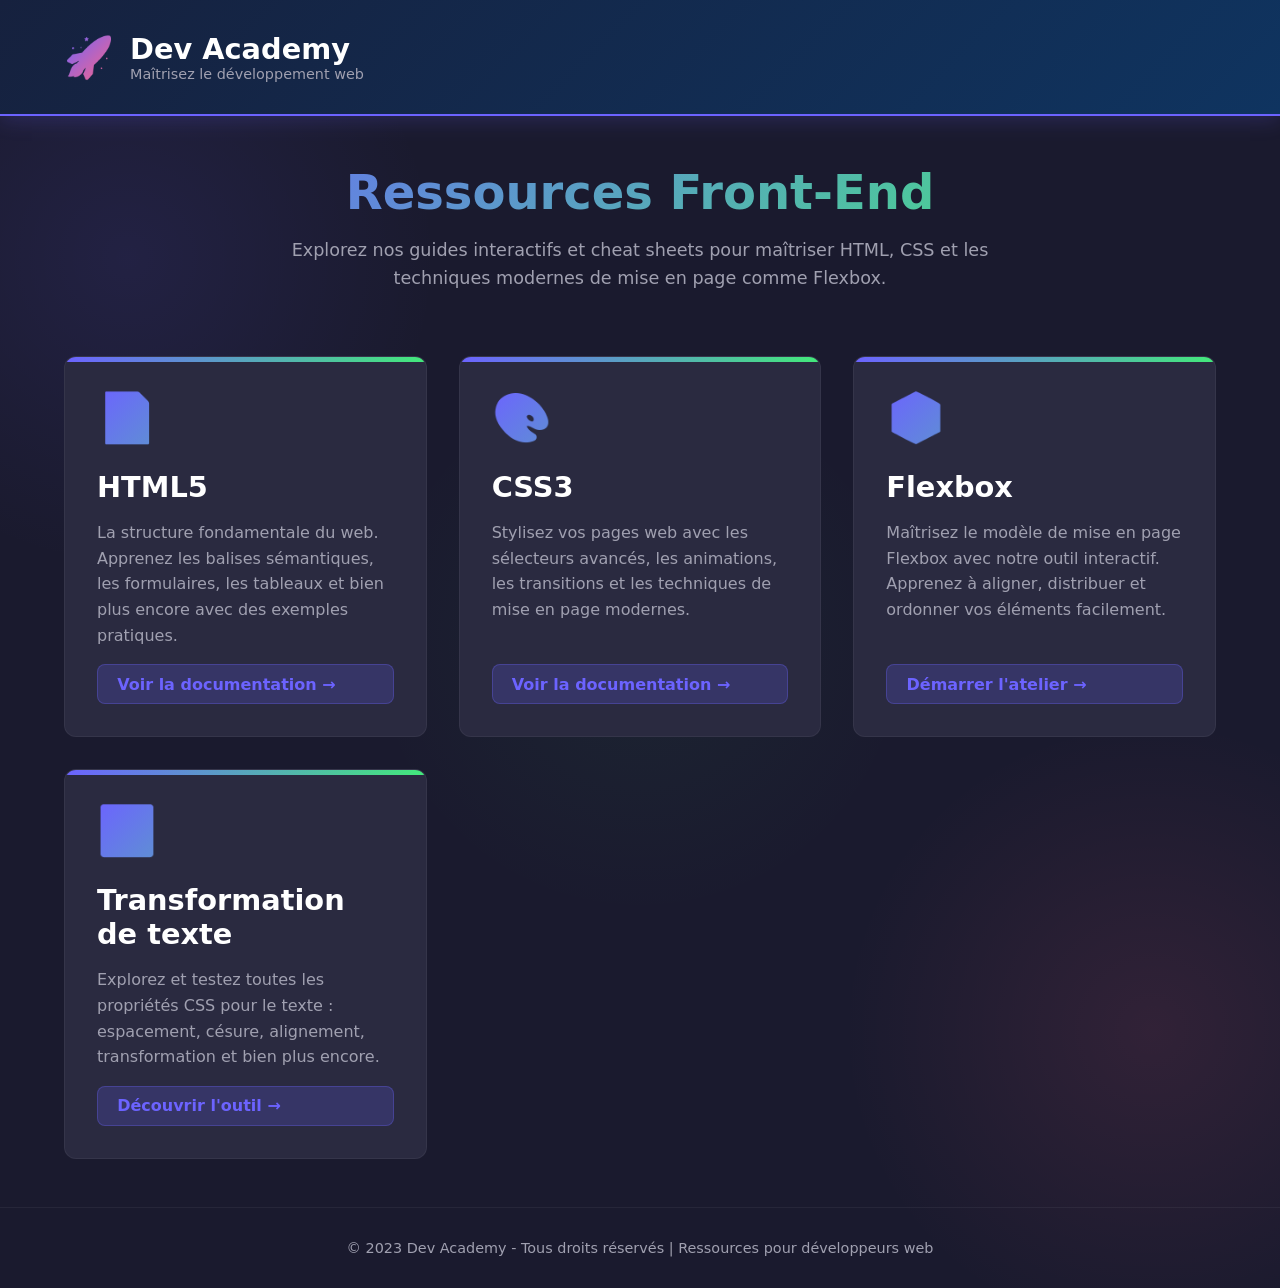
<file: index.html>
<!DOCTYPE html>
<html lang="fr">

<head>
    <meta charset="UTF-8">
    <meta name="viewport" content="width=device-width, initial-scale=1.0">
    <title>Dev Academy - Ressources Front-End</title>
    <style>
        /* ===== RESET & BASE ===== */
        * {
            margin: 0;
            padding: 0;
            box-sizing: border-box;
        }

        :root {
            --primary: #6c63ff;
            --primary-dark: #5a52d5;
            --secondary: #ff6584;
            --accent: #43e97b;
            --dark: #1a1a2e;
            --darker: #16213e;
            --card: #0f3460;
            --text: #e0e0e0;
            --text-muted: #a0a0b0;
            --bg: #1a1a2e;
            --bg-light: #2a2a40;
        }

        body {
            font-family: 'Segoe UI', system-ui, sans-serif;
            background: var(--bg);
            color: var(--text);
            min-height: 100vh;
            display: flex;
            flex-direction: column;
            background-image:
                radial-gradient(circle at 10% 20%, rgba(108, 99, 255, 0.1) 0%, transparent 20%),
                radial-gradient(circle at 90% 80%, rgba(255, 101, 132, 0.1) 0%, transparent 20%),
                radial-gradient(circle at 50% 50%, rgba(67, 233, 123, 0.05) 0%, transparent 30%);
        }

        /* ===== HEADER ===== */
        header {
            background: linear-gradient(135deg, var(--darker) 0%, var(--card) 100%);
            padding: 2rem 4rem;
            display: flex;
            align-items: center;
            justify-content: space-between;
            border-bottom: 2px solid var(--primary);
            box-shadow: 0 4px 20px rgba(108, 99, 255, 0.2);
        }

        .logo {
            display: flex;
            align-items: center;
            gap: 1rem;
        }

        .logo-icon {
            font-size: 2.5rem;
            background: linear-gradient(135deg, var(--primary), var(--secondary));
            -webkit-background-clip: text;
            -webkit-text-fill-color: transparent;
            background-clip: text;
        }

        .logo-text h1 {
            font-size: 1.8rem;
            font-weight: 700;
            color: white;
        }

        .logo-text p {
            font-size: 0.9rem;
            color: var(--text-muted);
            font-weight: 300;
        }

        /* ===== MAIN CONTENT ===== */
        main {
            flex: 1;
            padding: 3rem 4rem;
            max-width: 1400px;
            margin: 0 auto;
            width: 100%;
        }

        .hero {
            text-align: center;
            margin-bottom: 4rem;
        }

        .hero h1 {
            font-size: 3rem;
            margin-bottom: 1rem;
            background: linear-gradient(135deg, var(--primary), var(--accent));
            -webkit-background-clip: text;
            -webkit-text-fill-color: transparent;
            background-clip: text;
        }

        .hero p {
            font-size: 1.1rem;
            color: var(--text-muted);
            max-width: 700px;
            margin: 0 auto;
            line-height: 1.6;
        }

        /* ===== CARDS GRID ===== */
        .cards-grid {
            display: grid;
            grid-template-columns: repeat(auto-fit, minmax(300px, 1fr));
            gap: 2rem;
            margin-top: 2rem;
        }

        .card {
            background: var(--bg-light);
            border-radius: 12px;
            padding: 2rem;
            transition: all 0.3s ease;
            border: 1px solid rgba(255, 255, 255, 0.05);
            position: relative;
            overflow: hidden;
            cursor: pointer;
            display: flex;
            flex-direction: column;
            justify-content: space-between;
            min-height: 250px;
        }

        .card:hover {
            transform: translateY(-5px);
            box-shadow: 0 15px 30px rgba(108, 99, 255, 0.2);
            border-color: var(--primary);
        }

        .card::before {
            content: '';
            position: absolute;
            top: 0;
            left: 0;
            width: 100%;
            height: 5px;
            background: linear-gradient(90deg, var(--primary), var(--accent));
        }

        .card-icon {
            font-size: 3rem;
            margin-bottom: 1.5rem;
            background: linear-gradient(135deg, var(--primary), var(--accent));
            -webkit-background-clip: text;
            -webkit-text-fill-color: transparent;
            background-clip: text;
        }

        .card h2 {
            font-size: 1.8rem;
            margin-bottom: 1rem;
            color: white;
        }

        .card p {
            color: var(--text-muted);
            line-height: 1.6;
            flex: 1;
        }

        .card-btn {
            display: inline-flex;
            align-items: center;
            gap: 0.5rem;
            background: rgba(108, 99, 255, 0.2);
            color: var(--primary);
            padding: 0.6rem 1.2rem;
            border-radius: 8px;
            text-decoration: none;
            font-weight: 600;
            transition: all 0.2s ease;
            border: 1px solid rgba(108, 99, 255, 0.3);
            margin-top: 1rem;
        }

        .card:hover .card-btn {
            background: var(--primary);
            color: white;
        }

        /* ===== FOOTER ===== */
        footer {
            text-align: center;
            padding: 2rem;
            color: var(--text-muted);
            font-size: 0.9rem;
            border-top: 1px solid rgba(255, 255, 255, 0.05);
        }

        /* ===== RESPONSIVE ===== */
        @media (max-width: 768px) {
            header {
                padding: 1.5rem;
                flex-direction: column;
                gap: 1rem;
                text-align: center;
            }

            .logo-text h1 {
                font-size: 1.5rem;
            }

            main {
                padding: 2rem 1.5rem;
            }

            .hero h1 {
                font-size: 2rem;
            }

            .cards-grid {
                grid-template-columns: 1fr;
            }
        }
    </style>
</head>

<body>
    <header>
        <div class="logo">
            <span class="logo-icon">🚀</span>
            <div class="logo-text">
                <h1>Dev Academy</h1>
                <p>Maîtrisez le développement web</p>
            </div>
        </div>
    </header>

    <main>
        <div class="hero">
            <h1>Ressources Front-End</h1>
            <p>Explorez nos guides interactifs et cheat sheets pour maîtriser HTML, CSS et les techniques modernes de
                mise en page comme Flexbox.</p>
        </div>

        <div class="cards-grid">
            <!-- Card HTML -->
            <div class="card" onclick="window.location.href='html.html'">
                <div>
                    <div class="card-icon">📄</div>
                    <h2>HTML5</h2>
                    <p>La structure fondamentale du web. Apprenez les balises sémantiques, les formulaires, les tableaux
                        et bien plus encore avec des exemples pratiques.</p>
                </div>
                <a href="html.html" class="card-btn">Voir la documentation →</a>
            </div>

            <!-- Card CSS -->
            <div class="card" onclick="window.location.href='css.html'">
                <div>
                    <div class="card-icon">🎨</div>
                    <h2>CSS3</h2>
                    <p>Stylisez vos pages web avec les sélecteurs avancés, les animations, les transitions et les
                        techniques de mise en page modernes.</p>
                </div>
                <a href="css.html" class="card-btn">Voir la documentation →</a>
            </div>

            <!-- Card Flexbox -->
            <div class="card" onclick="window.location.href='main2.html'">
                <div>
                    <div class="card-icon">📦</div>
                    <h2>Flexbox</h2>
                    <p>Maîtrisez le modèle de mise en page Flexbox avec notre outil interactif. Apprenez à aligner,
                        distribuer et ordonner vos éléments facilement.</p>
                </div>
                <a href="main2.html" class="card-btn">Démarrer l'atelier →</a>
            </div>

            <!-- Card Cheat Sheet  -->
            <div class="card" onclick="window.location.href='texte.html'">
                <div>
                    <div class="card-icon">🔤</div>
                    <h2>Transformation de texte</h2>
                    <p>Explorez et testez toutes les propriétés CSS pour le texte : espacement, césure, alignement,
                        transformation et bien plus encore.</p>
                </div>
                <a href="texte.html" class="card-btn">Découvrir l'outil →</a>
        </div>

    </main>

    <footer>
        <p>© 2023 Dev Academy - Tous droits réservés | Ressources pour développeurs web</p>
    </footer>
</body>

</html>
</file>
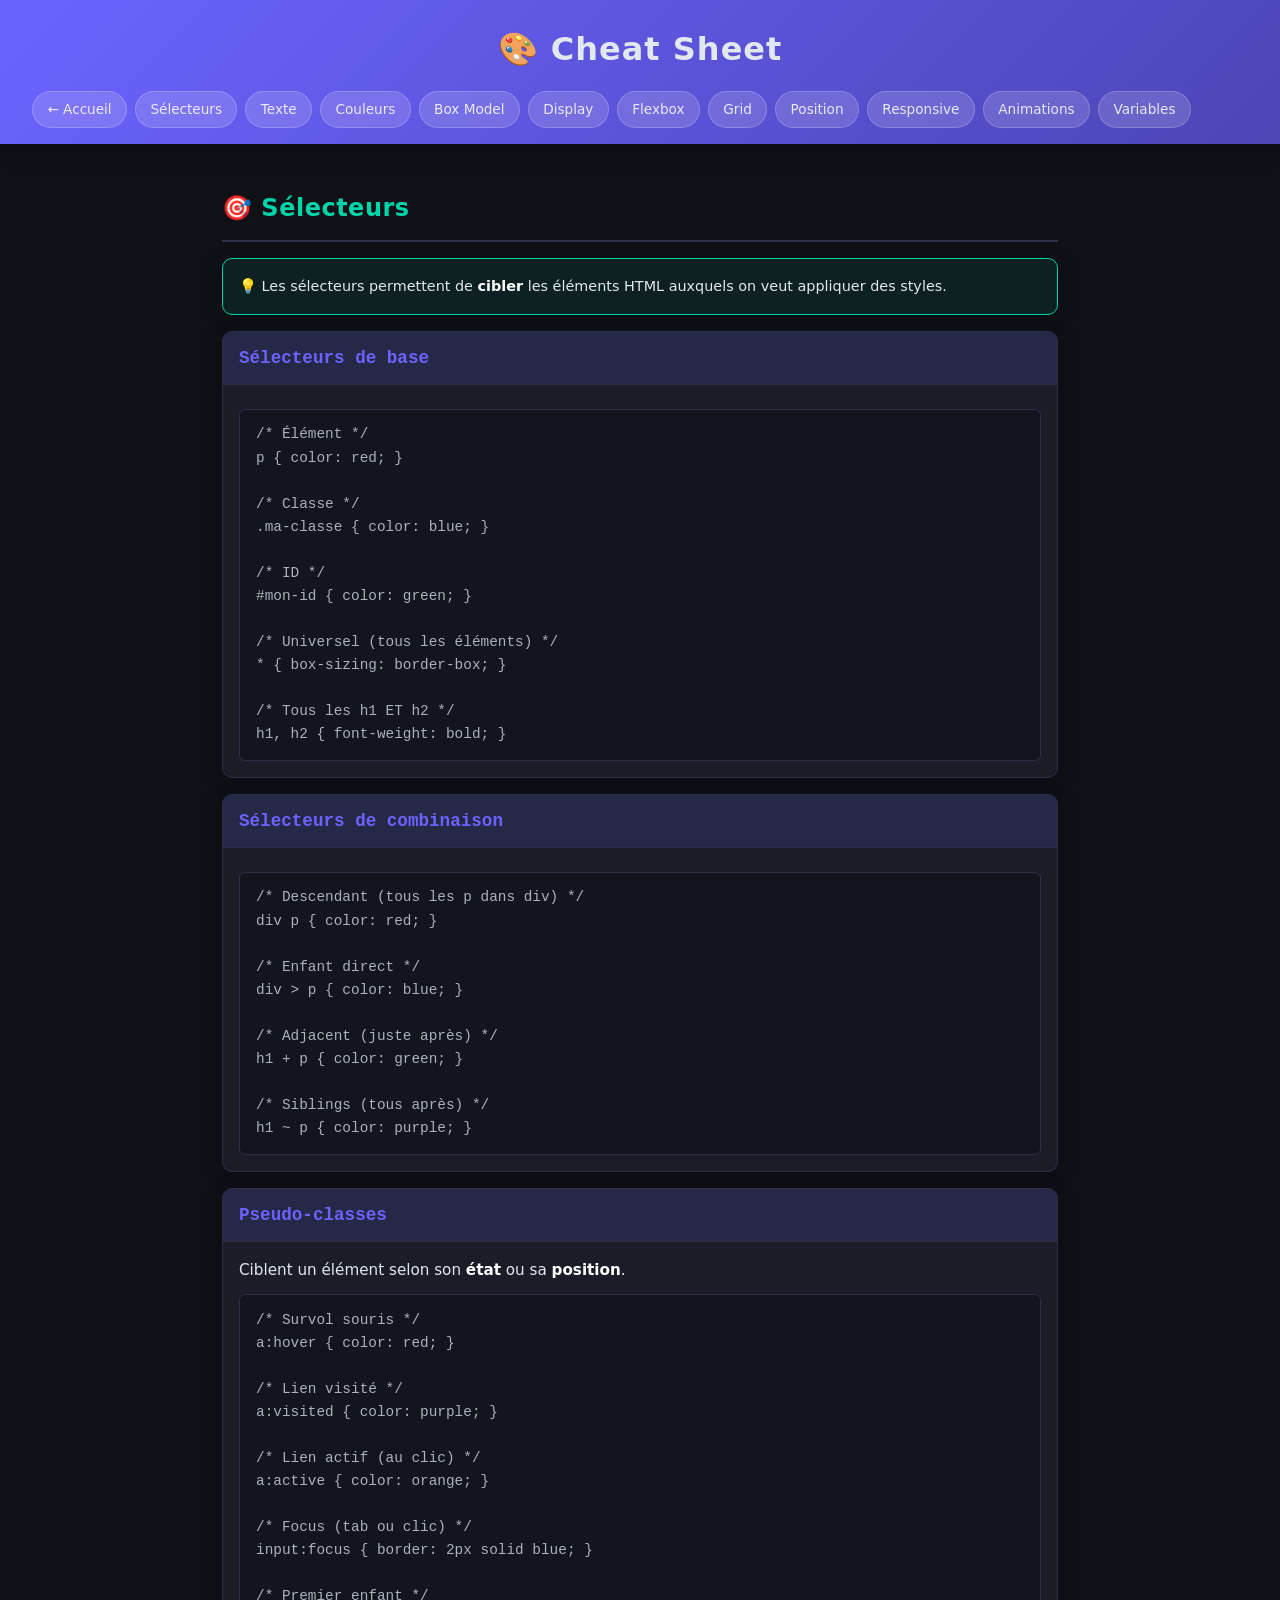
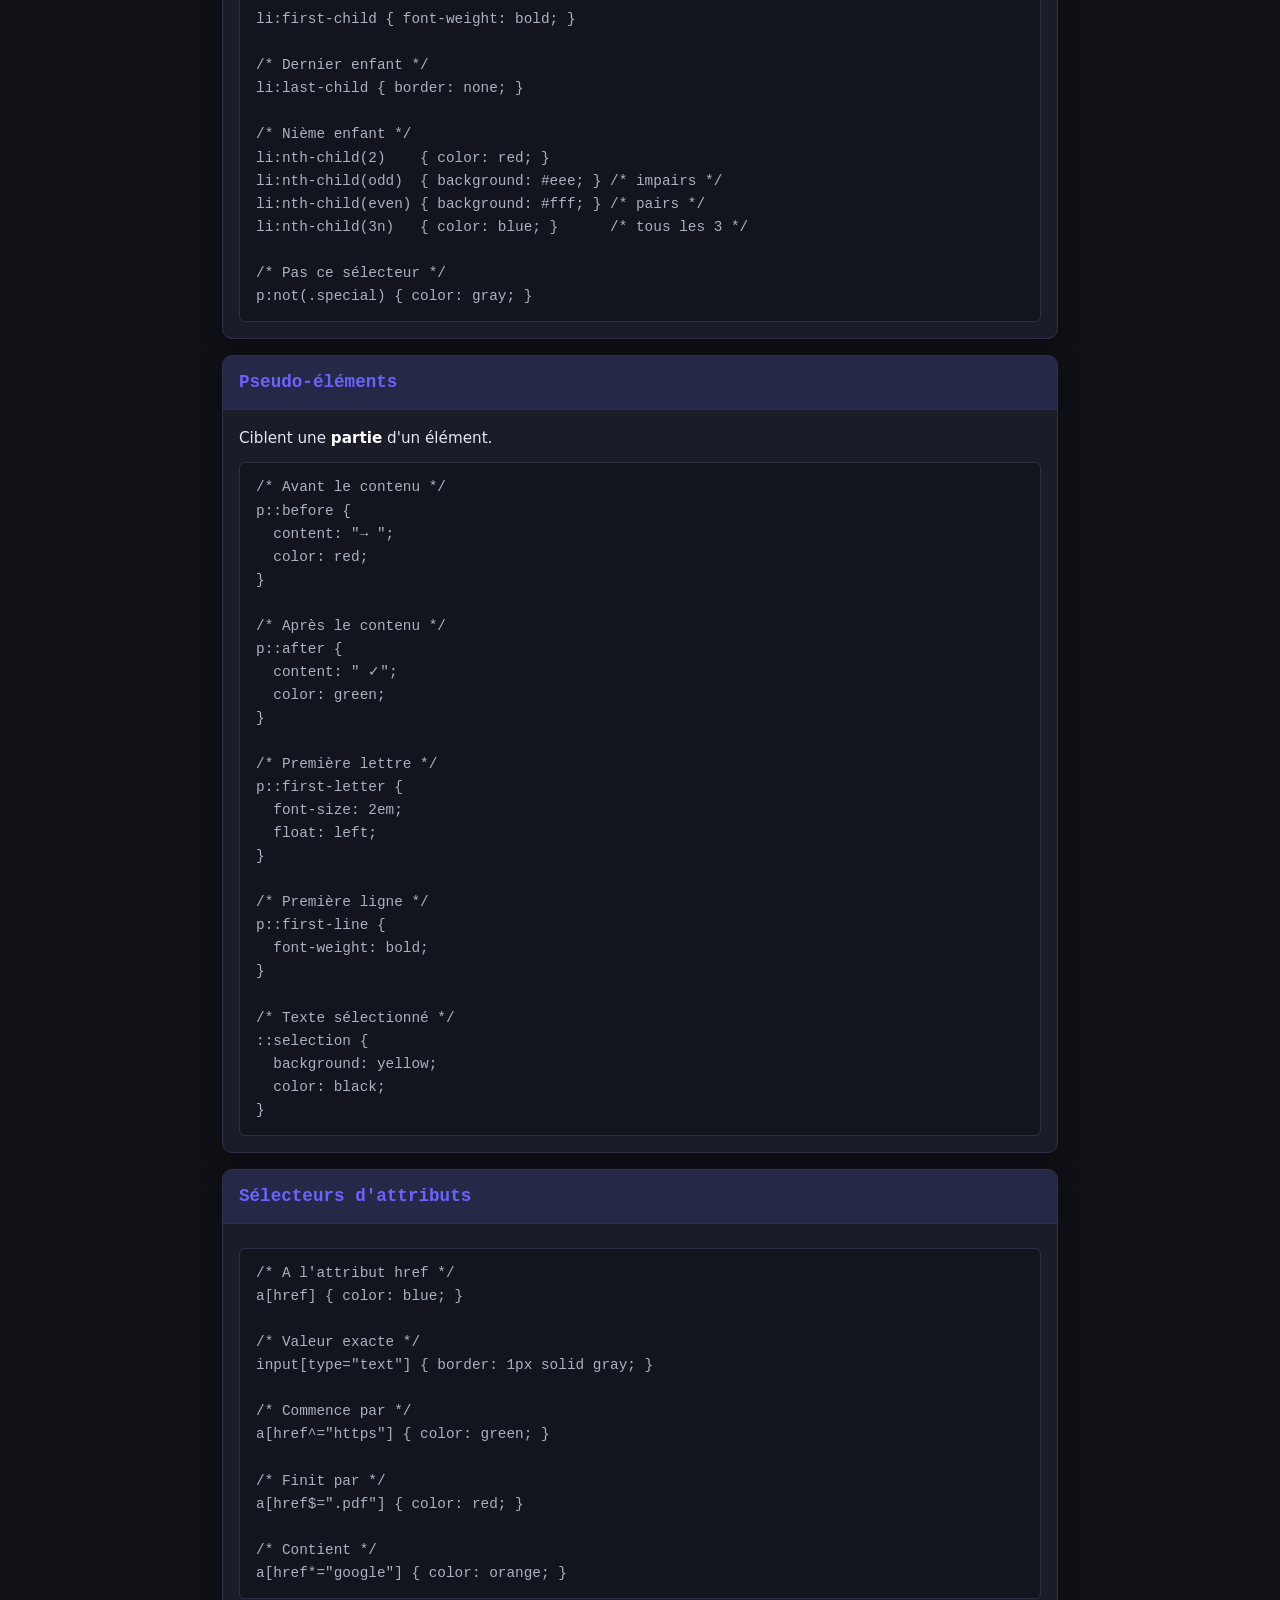
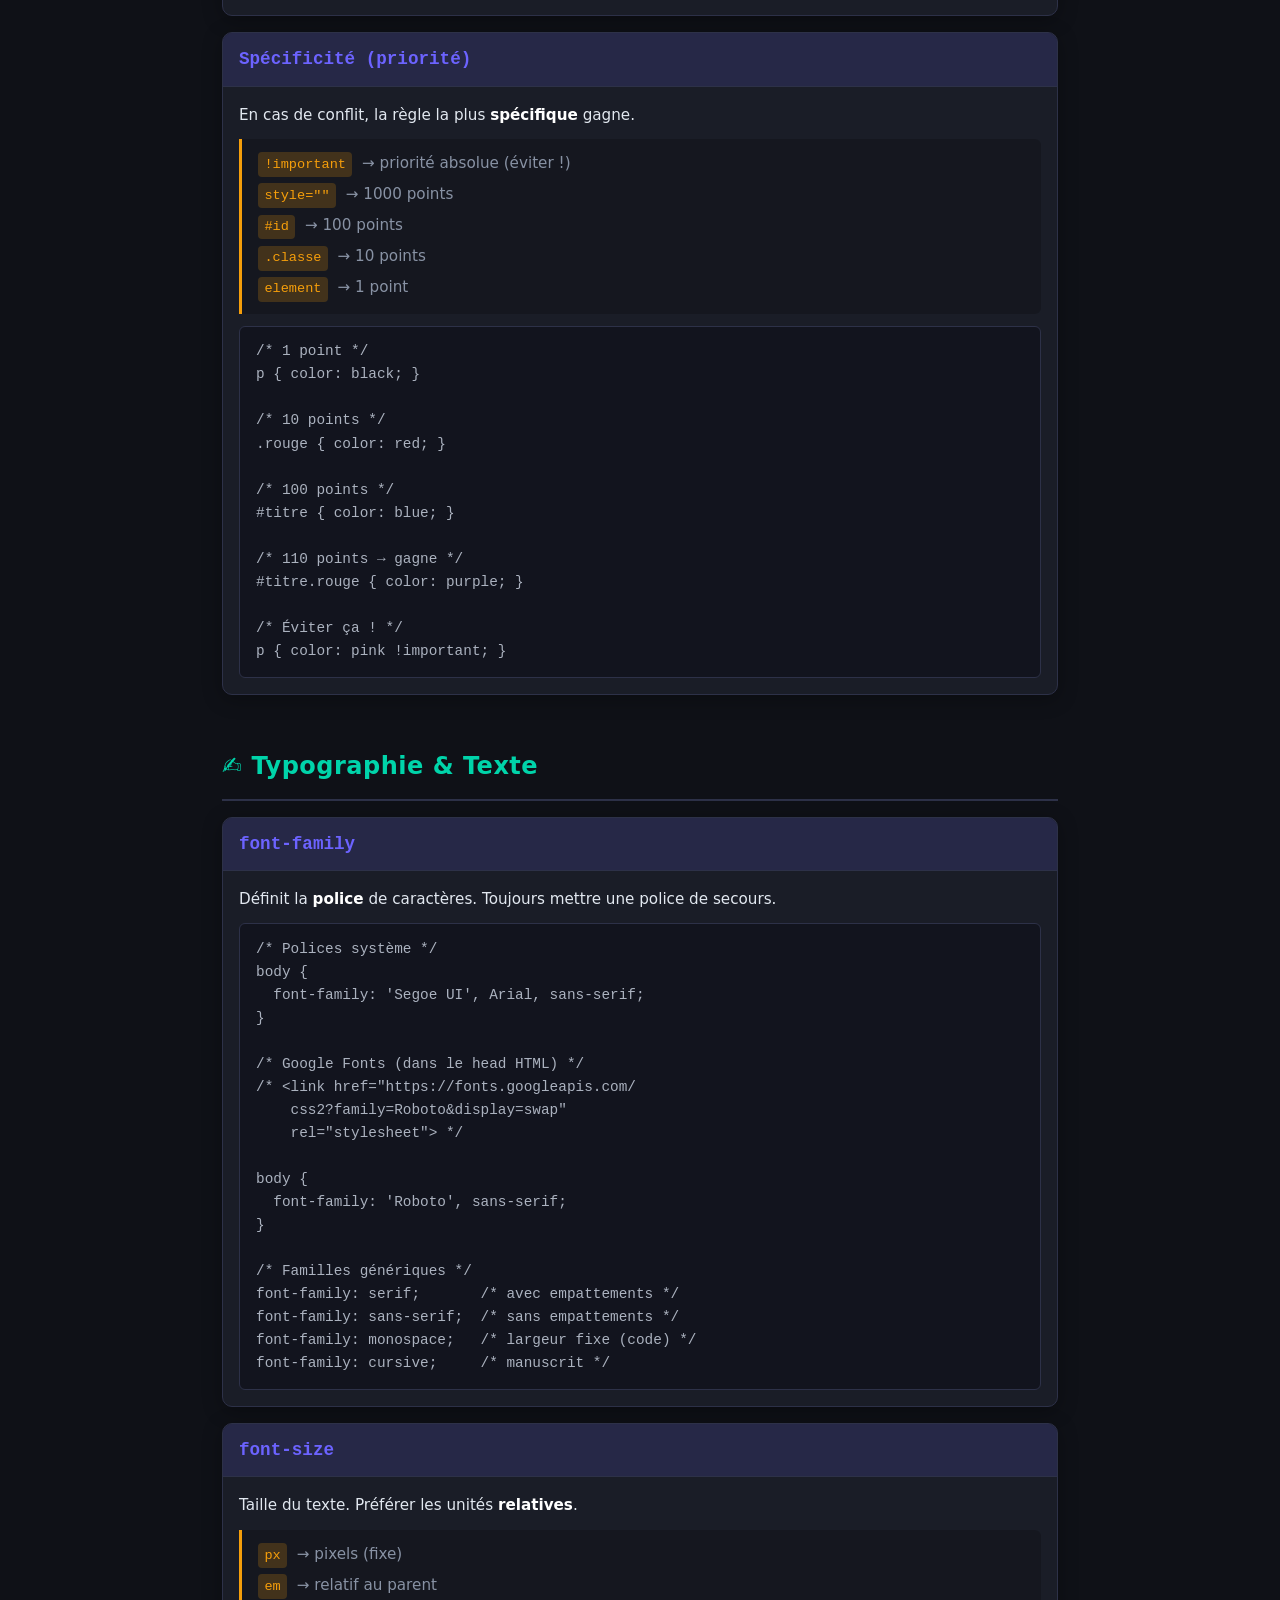
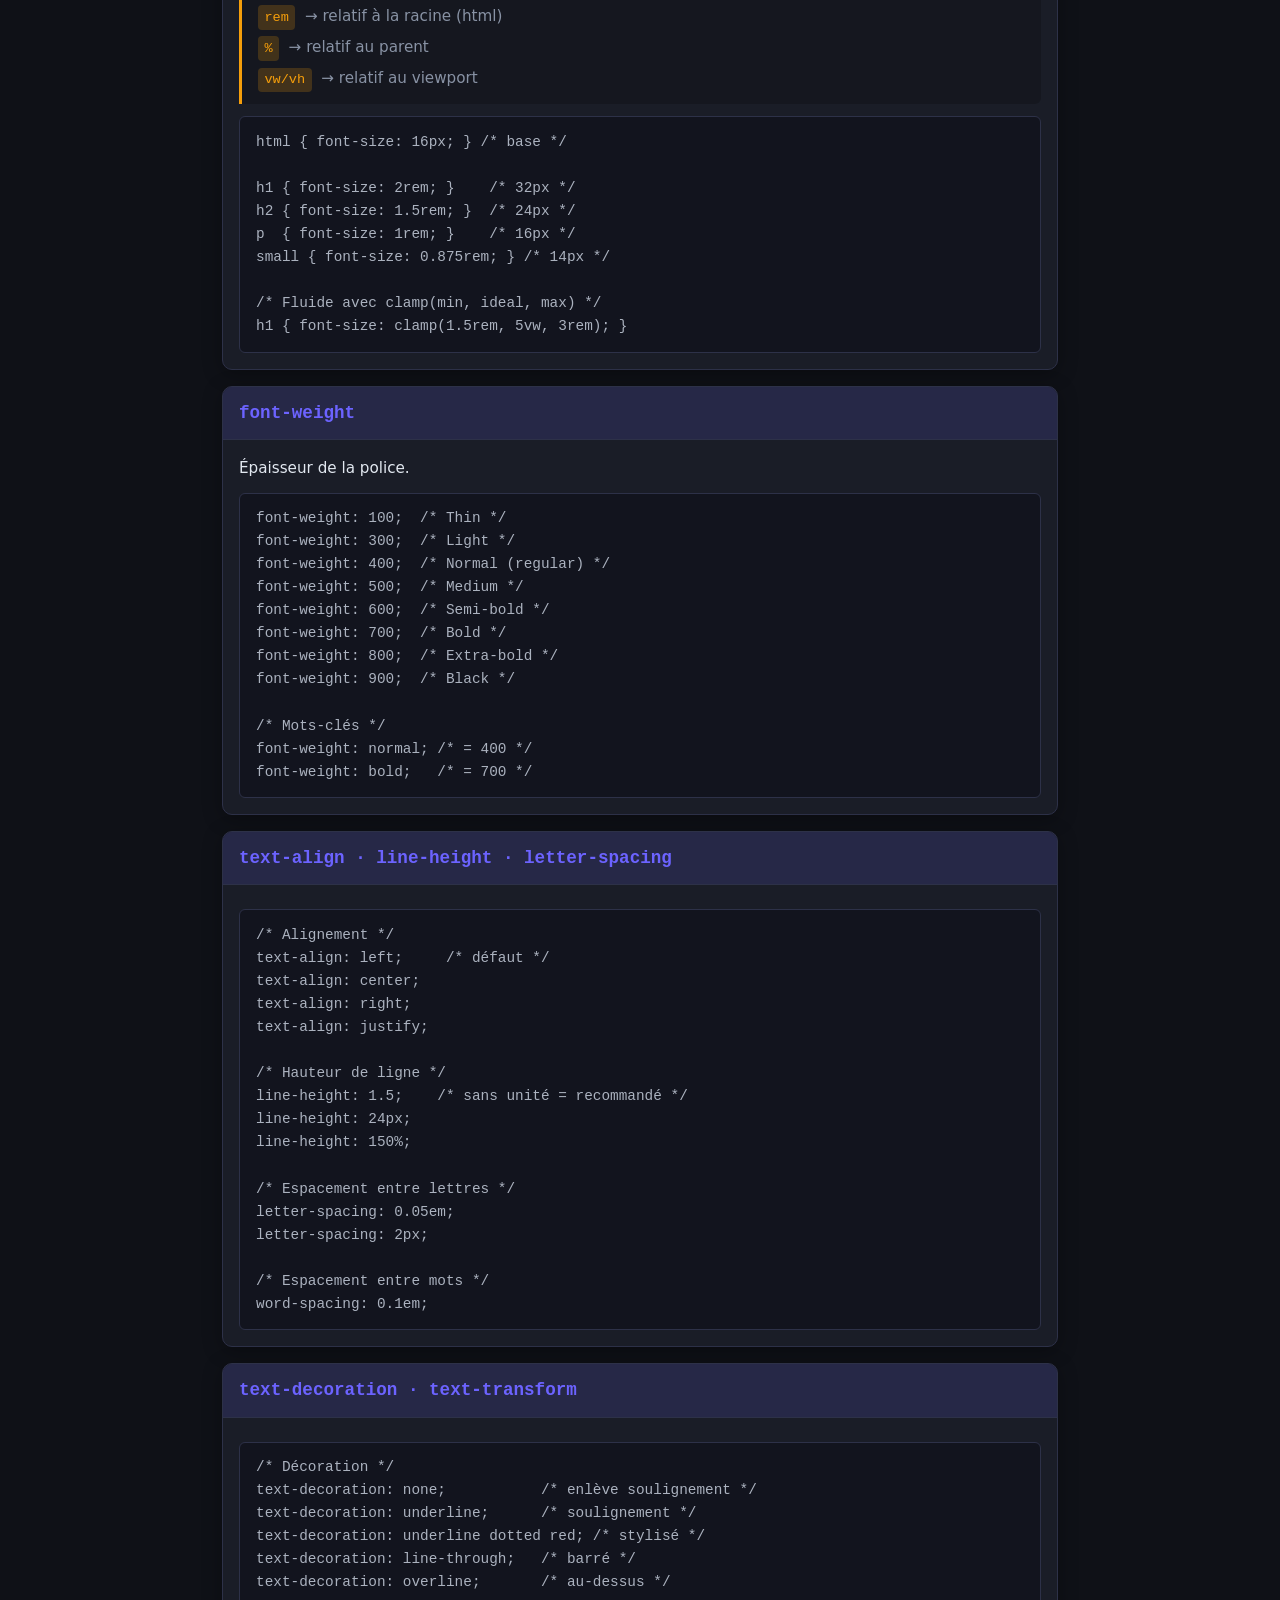
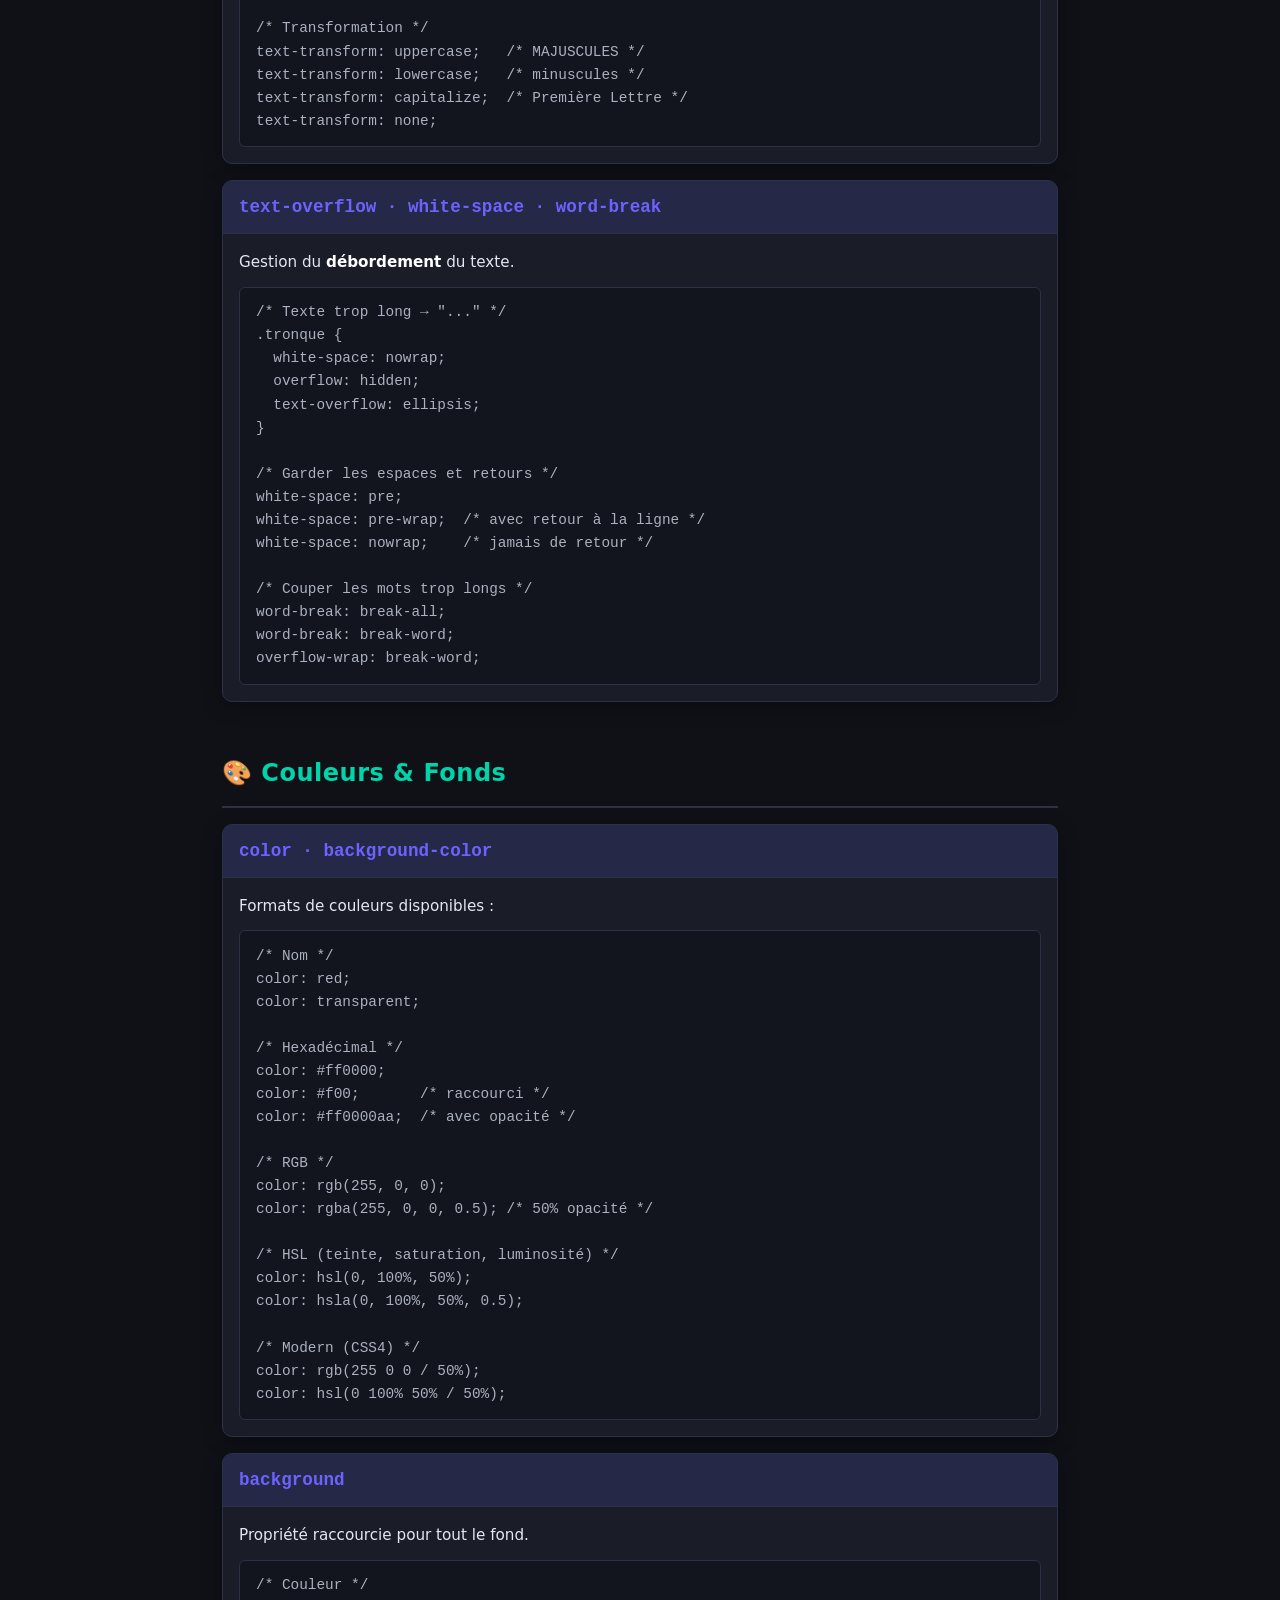
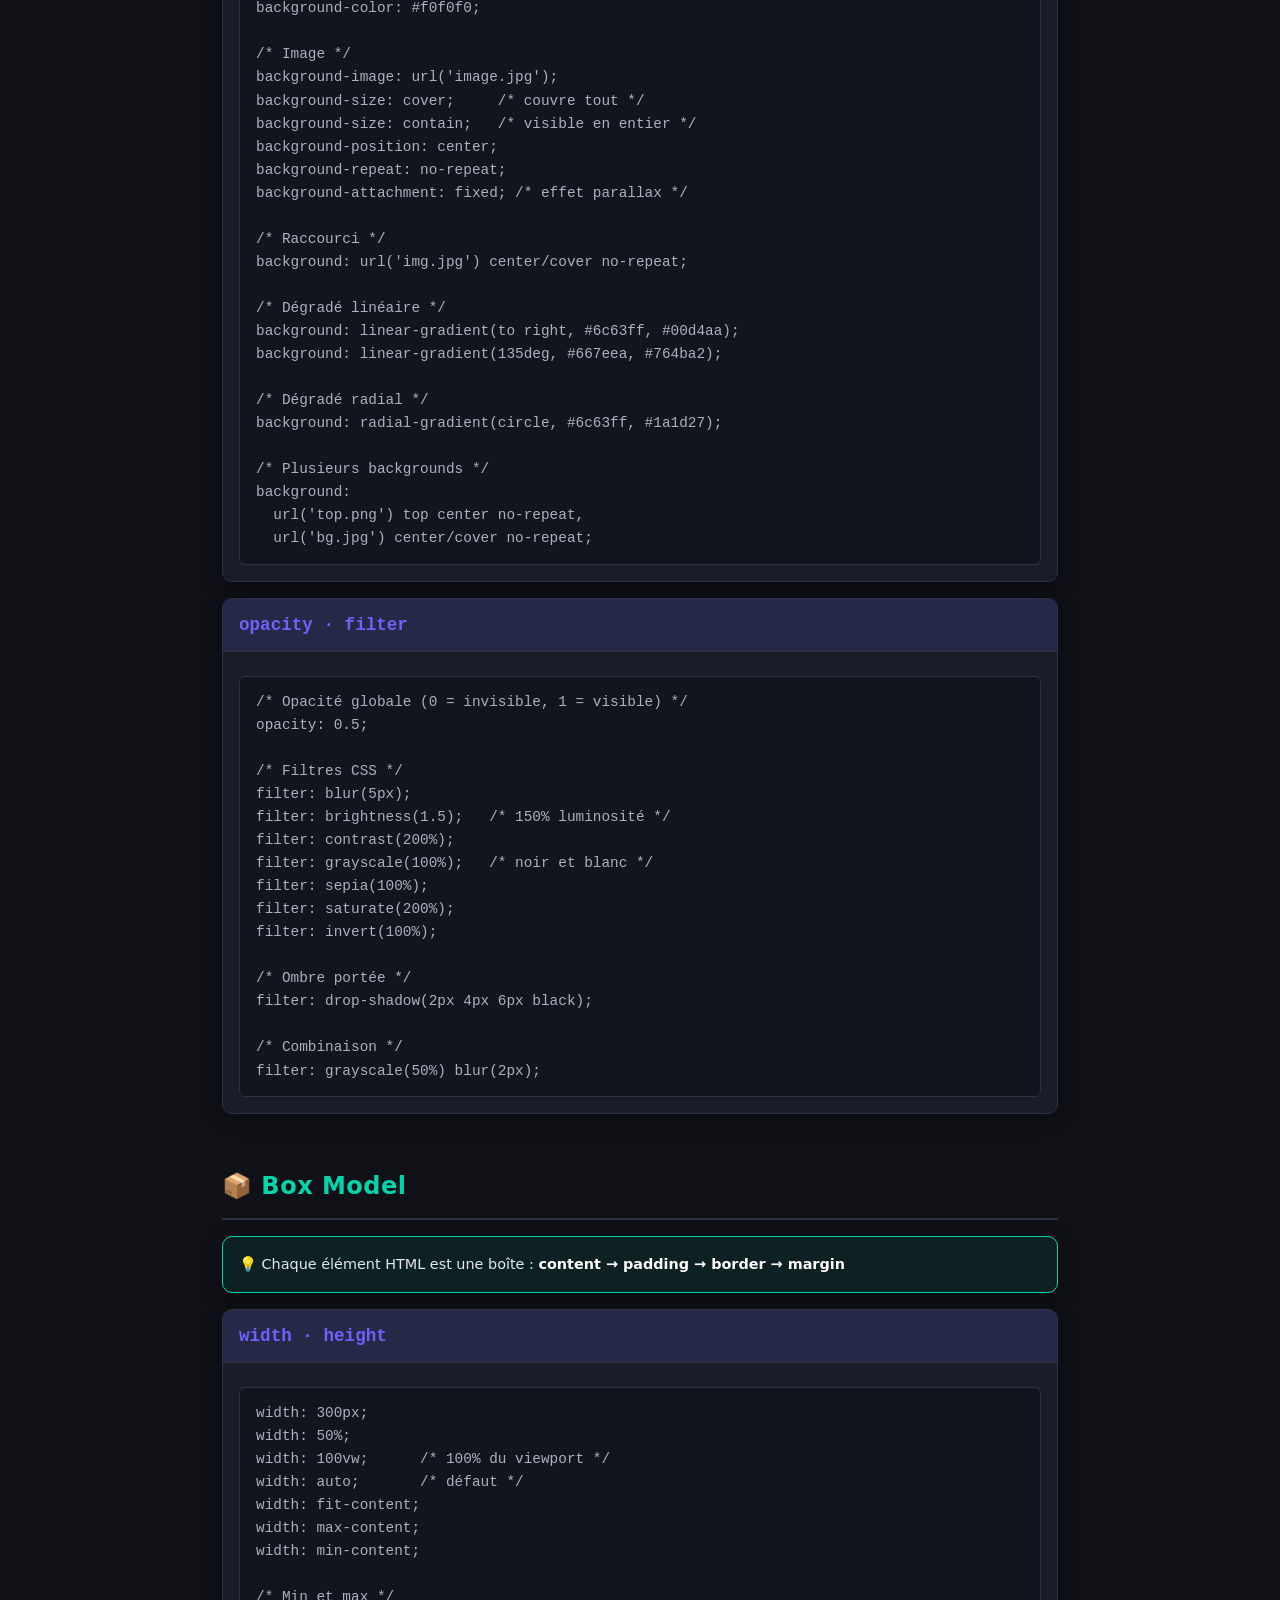
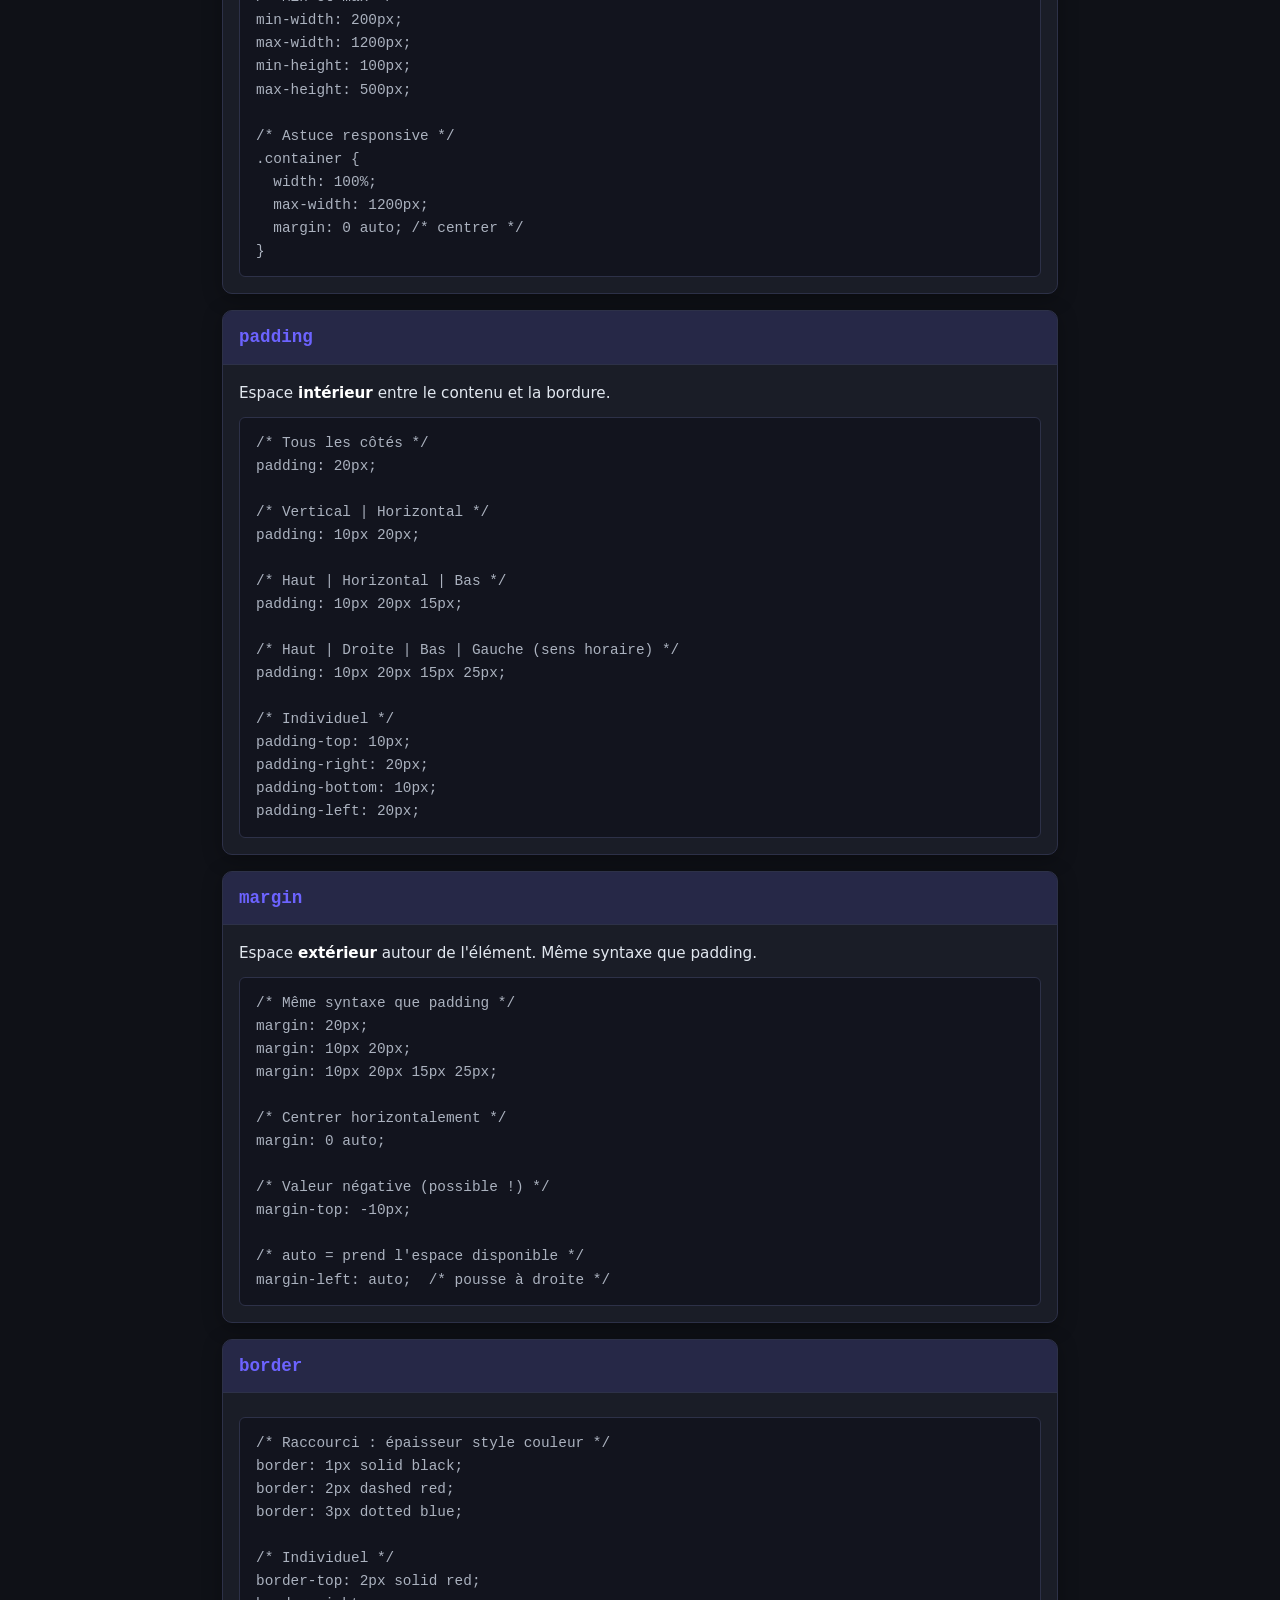
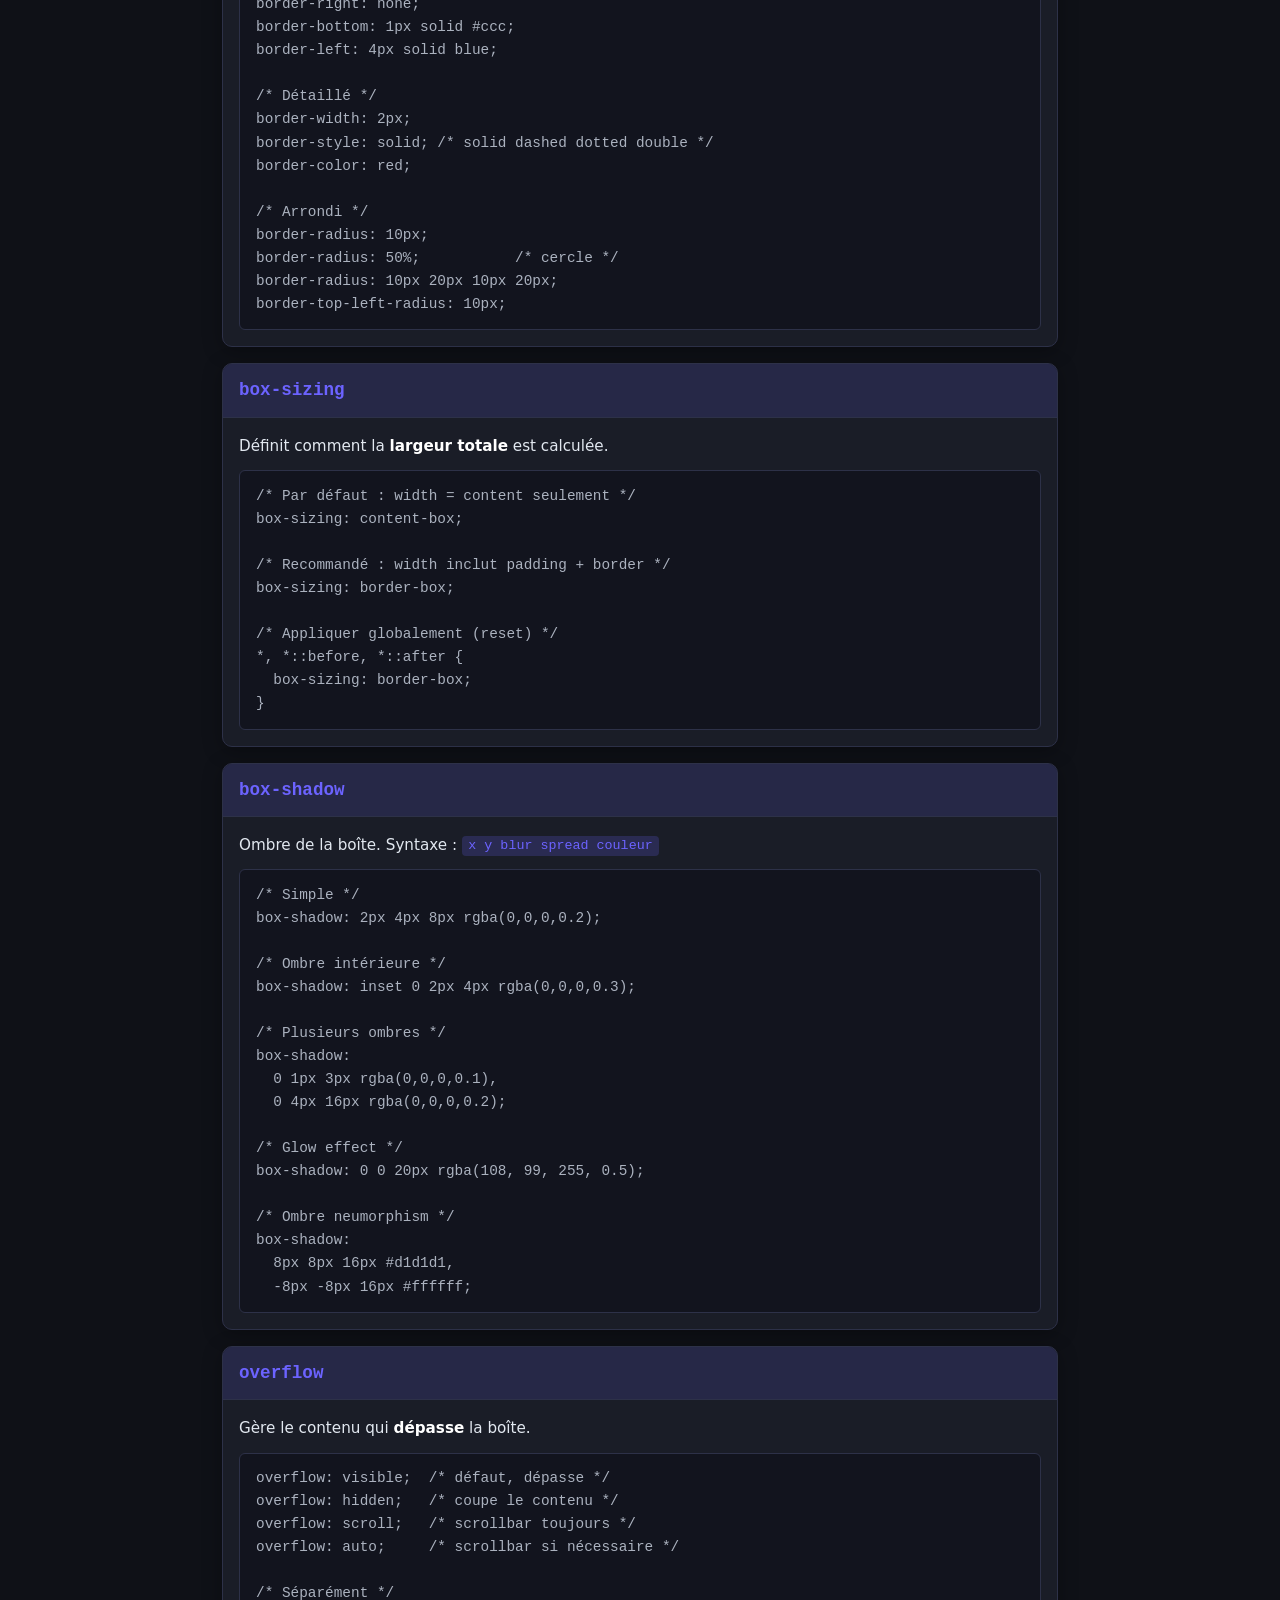
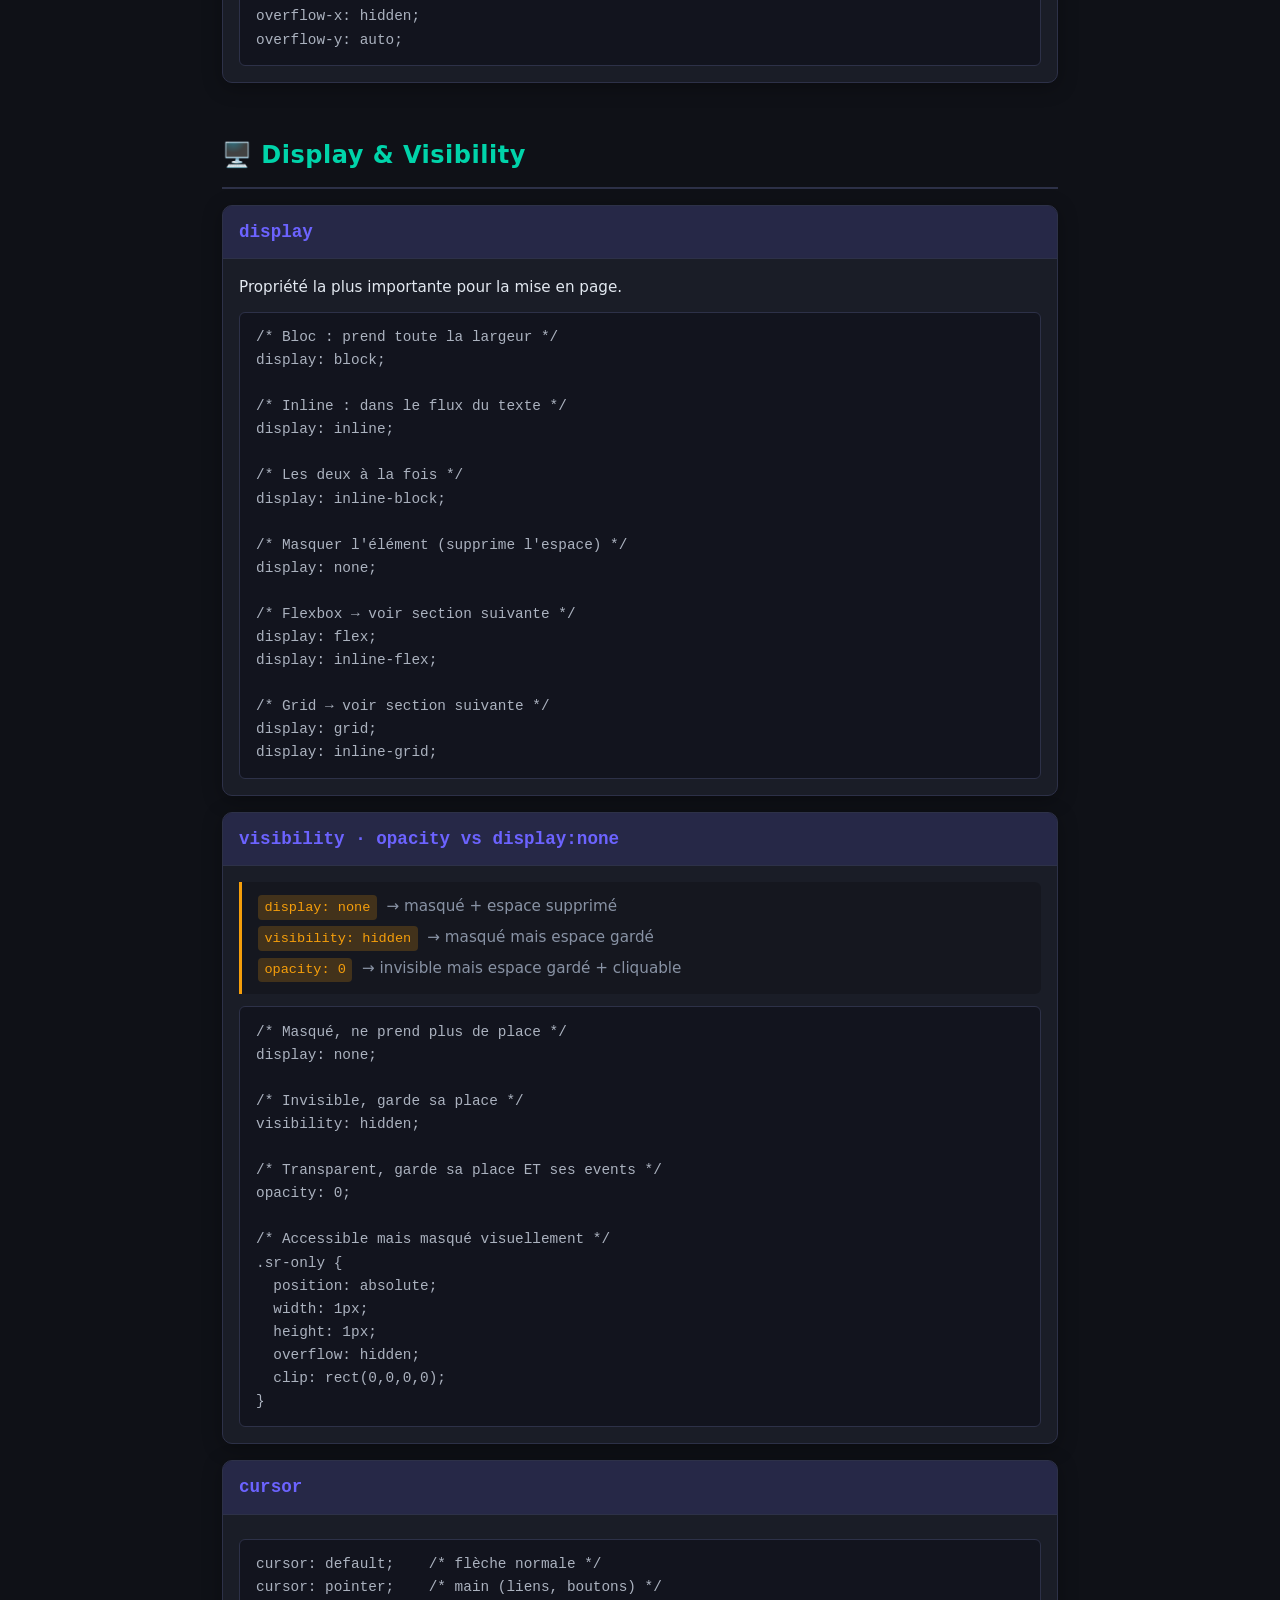
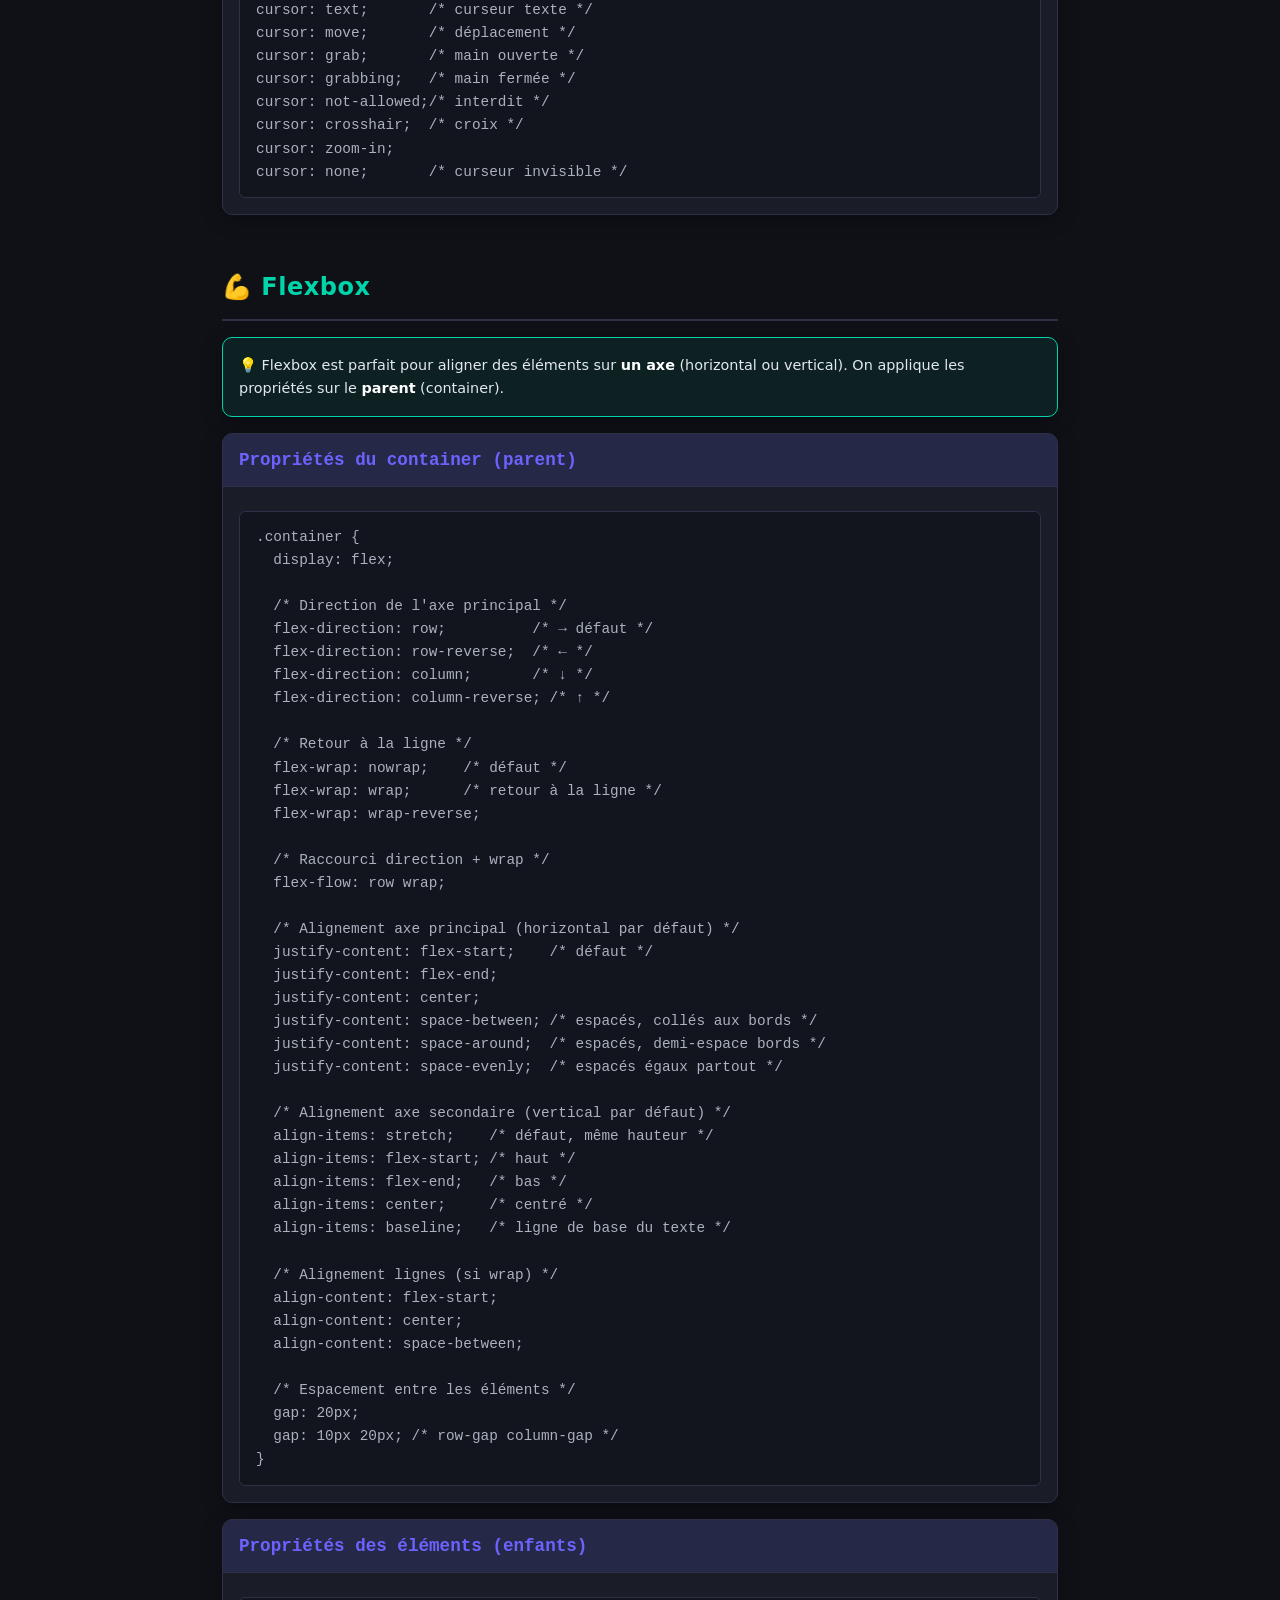
<file: css.html>
<!DOCTYPE html>
<html lang="fr">
<head>
  <meta charset="UTF-8">
  <meta name="viewport" content="width=device-width, initial-scale=1.0">
  <title>Cheat Sheet - CSS</title>
  <link rel="stylesheet" href="style.css">
</head>
<body>

  <!-- HEADER -->
  <header>
    <h1>🎨 Cheat Sheet</h1>
    <nav>
      <a href="index.html">← Accueil</a>
      <a href="#selecteurs">Sélecteurs</a>
      <a href="#texte">Texte</a>
      <a href="#couleurs">Couleurs</a>
      <a href="#boxmodel">Box Model</a>
      <a href="#display">Display</a>
      <a href="#flexbox">Flexbox</a>
      <a href="#grid">Grid</a>
      <a href="#position">Position</a>
      <a href="#responsive">Responsive</a>
      <a href="#animations">Animations</a>
      <a href="#variables">Variables</a>
    </nav>
  </header>

  <main>

    <!-- ============================================
         SECTION : SELECTEURS
    ============================================ -->
    <section id="selecteurs">
      <h2>🎯 Sélecteurs</h2>

      <div class="card info-card">
        <p>💡 Les sélecteurs permettent de <strong>cibler</strong> les éléments HTML auxquels on veut appliquer des styles.</p>
      </div>

      <div class="card">
        <div class="card-header">
          <code>Sélecteurs de base</code>
        </div>
        <div class="card-body">
          <div class="exemple">
            <pre><code>/* Élément */
p { color: red; }

/* Classe */
.ma-classe { color: blue; }

/* ID */
#mon-id { color: green; }

/* Universel (tous les éléments) */
* { box-sizing: border-box; }

/* Tous les h1 ET h2 */
h1, h2 { font-weight: bold; }</code></pre>
          </div>
        </div>
      </div>

      <div class="card">
        <div class="card-header">
          <code>Sélecteurs de combinaison</code>
        </div>
        <div class="card-body">
          <div class="exemple">
            <pre><code>/* Descendant (tous les p dans div) */
div p { color: red; }

/* Enfant direct */
div > p { color: blue; }

/* Adjacent (juste après) */
h1 + p { color: green; }

/* Siblings (tous après) */
h1 ~ p { color: purple; }</code></pre>
          </div>
        </div>
      </div>

      <div class="card">
        <div class="card-header">
          <code>Pseudo-classes</code>
        </div>
        <div class="card-body">
          <p>Ciblent un élément selon son <strong>état</strong> ou sa <strong>position</strong>.</p>
          <div class="exemple">
            <pre><code>/* Survol souris */
a:hover { color: red; }

/* Lien visité */
a:visited { color: purple; }

/* Lien actif (au clic) */
a:active { color: orange; }

/* Focus (tab ou clic) */
input:focus { border: 2px solid blue; }

/* Premier enfant */
li:first-child { font-weight: bold; }

/* Dernier enfant */
li:last-child { border: none; }

/* Nième enfant */
li:nth-child(2)    { color: red; }
li:nth-child(odd)  { background: #eee; } /* impairs */
li:nth-child(even) { background: #fff; } /* pairs */
li:nth-child(3n)   { color: blue; }      /* tous les 3 */

/* Pas ce sélecteur */
p:not(.special) { color: gray; }</code></pre>
          </div>
        </div>
      </div>

      <div class="card">
        <div class="card-header">
          <code>Pseudo-éléments</code>
        </div>
        <div class="card-body">
          <p>Ciblent une <strong>partie</strong> d'un élément.</p>
          <div class="exemple">
            <pre><code>/* Avant le contenu */
p::before {
  content: "→ ";
  color: red;
}

/* Après le contenu */
p::after {
  content: " ✓";
  color: green;
}

/* Première lettre */
p::first-letter {
  font-size: 2em;
  float: left;
}

/* Première ligne */
p::first-line {
  font-weight: bold;
}

/* Texte sélectionné */
::selection {
  background: yellow;
  color: black;
}</code></pre>
          </div>
        </div>
      </div>

      <div class="card">
        <div class="card-header">
          <code>Sélecteurs d'attributs</code>
        </div>
        <div class="card-body">
          <div class="exemple">
            <pre><code>/* A l'attribut href */
a[href] { color: blue; }

/* Valeur exacte */
input[type="text"] { border: 1px solid gray; }

/* Commence par */
a[href^="https"] { color: green; }

/* Finit par */
a[href$=".pdf"] { color: red; }

/* Contient */
a[href*="google"] { color: orange; }</code></pre>
          </div>
        </div>
      </div>

      <div class="card">
        <div class="card-header">
          <code>Spécificité (priorité)</code>
        </div>
        <div class="card-body">
          <p>En cas de conflit, la règle la plus <strong>spécifique</strong> gagne.</p>
          <div class="attributs">
            <p><span class="attr">!important</span> → priorité absolue (éviter !)</p>
            <p><span class="attr">style=""</span> → 1000 points</p>
            <p><span class="attr">#id</span> → 100 points</p>
            <p><span class="attr">.classe</span> → 10 points</p>
            <p><span class="attr">element</span> → 1 point</p>
          </div>
          <div class="exemple">
            <pre><code>/* 1 point */
p { color: black; }

/* 10 points */
.rouge { color: red; }

/* 100 points */
#titre { color: blue; }

/* 110 points → gagne */
#titre.rouge { color: purple; }

/* Éviter ça ! */
p { color: pink !important; }</code></pre>
          </div>
        </div>
      </div>

    </section>

    <!-- ============================================
         SECTION : TEXTE
    ============================================ -->
    <section id="texte">
      <h2>✍️ Typographie & Texte</h2>

      <div class="card">
        <div class="card-header">
          <code>font-family</code>
        </div>
        <div class="card-body">
          <p>Définit la <strong>police</strong> de caractères. Toujours mettre une police de secours.</p>
          <div class="exemple">
            <pre><code>/* Polices système */
body {
  font-family: 'Segoe UI', Arial, sans-serif;
}

/* Google Fonts (dans le head HTML) */
/* &lt;link href="https://fonts.googleapis.com/
    css2?family=Roboto&display=swap"
    rel="stylesheet"&gt; */

body {
  font-family: 'Roboto', sans-serif;
}

/* Familles génériques */
font-family: serif;       /* avec empattements */
font-family: sans-serif;  /* sans empattements */
font-family: monospace;   /* largeur fixe (code) */
font-family: cursive;     /* manuscrit */</code></pre>
          </div>
        </div>
      </div>

      <div class="card">
        <div class="card-header">
          <code>font-size</code>
        </div>
        <div class="card-body">
          <p>Taille du texte. Préférer les unités <strong>relatives</strong>.</p>
          <div class="attributs">
            <p><span class="attr">px</span> → pixels (fixe)</p>
            <p><span class="attr">em</span> → relatif au parent</p>
            <p><span class="attr">rem</span> → relatif à la racine (html)</p>
            <p><span class="attr">%</span> → relatif au parent</p>
            <p><span class="attr">vw/vh</span> → relatif au viewport</p>
          </div>
          <div class="exemple">
            <pre><code>html { font-size: 16px; } /* base */

h1 { font-size: 2rem; }    /* 32px */
h2 { font-size: 1.5rem; }  /* 24px */
p  { font-size: 1rem; }    /* 16px */
small { font-size: 0.875rem; } /* 14px */

/* Fluide avec clamp(min, ideal, max) */
h1 { font-size: clamp(1.5rem, 5vw, 3rem); }</code></pre>
          </div>
        </div>
      </div>

      <div class="card">
        <div class="card-header">
          <code>font-weight</code>
        </div>
        <div class="card-body">
          <p>Épaisseur de la police.</p>
          <div class="exemple">
            <pre><code>font-weight: 100;  /* Thin */
font-weight: 300;  /* Light */
font-weight: 400;  /* Normal (regular) */
font-weight: 500;  /* Medium */
font-weight: 600;  /* Semi-bold */
font-weight: 700;  /* Bold */
font-weight: 800;  /* Extra-bold */
font-weight: 900;  /* Black */

/* Mots-clés */
font-weight: normal; /* = 400 */
font-weight: bold;   /* = 700 */</code></pre>
          </div>
        </div>
      </div>

      <div class="card">
        <div class="card-header">
          <code>text-align · line-height · letter-spacing</code>
        </div>
        <div class="card-body">
          <div class="exemple">
            <pre><code>/* Alignement */
text-align: left;     /* défaut */
text-align: center;
text-align: right;
text-align: justify;

/* Hauteur de ligne */
line-height: 1.5;    /* sans unité = recommandé */
line-height: 24px;
line-height: 150%;

/* Espacement entre lettres */
letter-spacing: 0.05em;
letter-spacing: 2px;

/* Espacement entre mots */
word-spacing: 0.1em;</code></pre>
          </div>
        </div>
      </div>

      <div class="card">
        <div class="card-header">
          <code>text-decoration · text-transform</code>
        </div>
        <div class="card-body">
          <div class="exemple">
            <pre><code>/* Décoration */
text-decoration: none;           /* enlève soulignement */
text-decoration: underline;      /* soulignement */
text-decoration: underline dotted red; /* stylisé */
text-decoration: line-through;   /* barré */
text-decoration: overline;       /* au-dessus */

/* Transformation */
text-transform: uppercase;   /* MAJUSCULES */
text-transform: lowercase;   /* minuscules */
text-transform: capitalize;  /* Première Lettre */
text-transform: none;</code></pre>
          </div>
        </div>
      </div>

      <div class="card">
        <div class="card-header">
          <code>text-overflow · white-space · word-break</code>
        </div>
        <div class="card-body">
          <p>Gestion du <strong>débordement</strong> du texte.</p>
          <div class="exemple">
            <pre><code>/* Texte trop long → "..." */
.tronque {
  white-space: nowrap;
  overflow: hidden;
  text-overflow: ellipsis;
}

/* Garder les espaces et retours */
white-space: pre;
white-space: pre-wrap;  /* avec retour à la ligne */
white-space: nowrap;    /* jamais de retour */

/* Couper les mots trop longs */
word-break: break-all;
word-break: break-word;
overflow-wrap: break-word;</code></pre>
          </div>
        </div>
      </div>

    </section>

    <!-- ============================================
         SECTION : COULEURS
    ============================================ -->
    <section id="couleurs">
      <h2>🎨 Couleurs & Fonds</h2>

      <div class="card">
        <div class="card-header">
          <code>color · background-color</code>
        </div>
        <div class="card-body">
          <p>Formats de couleurs disponibles :</p>
          <div class="exemple">
            <pre><code>/* Nom */
color: red;
color: transparent;

/* Hexadécimal */
color: #ff0000;
color: #f00;       /* raccourci */
color: #ff0000aa;  /* avec opacité */

/* RGB */
color: rgb(255, 0, 0);
color: rgba(255, 0, 0, 0.5); /* 50% opacité */

/* HSL (teinte, saturation, luminosité) */
color: hsl(0, 100%, 50%);
color: hsla(0, 100%, 50%, 0.5);

/* Modern (CSS4) */
color: rgb(255 0 0 / 50%);
color: hsl(0 100% 50% / 50%);</code></pre>
          </div>
        </div>
      </div>

      <div class="card">
        <div class="card-header">
          <code>background</code>
        </div>
        <div class="card-body">
          <p>Propriété raccourcie pour tout le fond.</p>
          <div class="exemple">
            <pre><code>/* Couleur */
background-color: #f0f0f0;

/* Image */
background-image: url('image.jpg');
background-size: cover;     /* couvre tout */
background-size: contain;   /* visible en entier */
background-position: center;
background-repeat: no-repeat;
background-attachment: fixed; /* effet parallax */

/* Raccourci */
background: url('img.jpg') center/cover no-repeat;

/* Dégradé linéaire */
background: linear-gradient(to right, #6c63ff, #00d4aa);
background: linear-gradient(135deg, #667eea, #764ba2);

/* Dégradé radial */
background: radial-gradient(circle, #6c63ff, #1a1d27);

/* Plusieurs backgrounds */
background: 
  url('top.png') top center no-repeat,
  url('bg.jpg') center/cover no-repeat;</code></pre>
          </div>
        </div>
      </div>

      <div class="card">
        <div class="card-header">
          <code>opacity · filter</code>
        </div>
        <div class="card-body">
          <div class="exemple">
            <pre><code>/* Opacité globale (0 = invisible, 1 = visible) */
opacity: 0.5;

/* Filtres CSS */
filter: blur(5px);
filter: brightness(1.5);   /* 150% luminosité */
filter: contrast(200%);
filter: grayscale(100%);   /* noir et blanc */
filter: sepia(100%);
filter: saturate(200%);
filter: invert(100%);

/* Ombre portée */
filter: drop-shadow(2px 4px 6px black);

/* Combinaison */
filter: grayscale(50%) blur(2px);</code></pre>
          </div>
        </div>
      </div>

    </section>

    <!-- ============================================
         SECTION : BOX MODEL
    ============================================ -->
    <section id="boxmodel">
      <h2>📦 Box Model</h2>

      <div class="card info-card">
        <p>💡 Chaque élément HTML est une boîte : <strong>content → padding → border → margin</strong></p>
      </div>

      <div class="card">
        <div class="card-header">
          <code>width · height</code>
        </div>
        <div class="card-body">
          <div class="exemple">
            <pre><code>width: 300px;
width: 50%;
width: 100vw;      /* 100% du viewport */
width: auto;       /* défaut */
width: fit-content;
width: max-content;
width: min-content;

/* Min et max */
min-width: 200px;
max-width: 1200px;
min-height: 100px;
max-height: 500px;

/* Astuce responsive */
.container {
  width: 100%;
  max-width: 1200px;
  margin: 0 auto; /* centrer */
}</code></pre>
          </div>
        </div>
      </div>

      <div class="card">
        <div class="card-header">
          <code>padding</code>
        </div>
        <div class="card-body">
          <p>Espace <strong>intérieur</strong> entre le contenu et la bordure.</p>
          <div class="exemple">
            <pre><code>/* Tous les côtés */
padding: 20px;

/* Vertical | Horizontal */
padding: 10px 20px;

/* Haut | Horizontal | Bas */
padding: 10px 20px 15px;

/* Haut | Droite | Bas | Gauche (sens horaire) */
padding: 10px 20px 15px 25px;

/* Individuel */
padding-top: 10px;
padding-right: 20px;
padding-bottom: 10px;
padding-left: 20px;</code></pre>
          </div>
        </div>
      </div>

      <div class="card">
        <div class="card-header">
          <code>margin</code>
        </div>
        <div class="card-body">
          <p>Espace <strong>extérieur</strong> autour de l'élément. Même syntaxe que padding.</p>
          <div class="exemple">
            <pre><code>/* Même syntaxe que padding */
margin: 20px;
margin: 10px 20px;
margin: 10px 20px 15px 25px;

/* Centrer horizontalement */
margin: 0 auto;

/* Valeur négative (possible !) */
margin-top: -10px;

/* auto = prend l'espace disponible */
margin-left: auto;  /* pousse à droite */</code></pre>
          </div>
        </div>
      </div>

      <div class="card">
        <div class="card-header">
          <code>border</code>
        </div>
        <div class="card-body">
          <div class="exemple">
            <pre><code>/* Raccourci : épaisseur style couleur */
border: 1px solid black;
border: 2px dashed red;
border: 3px dotted blue;

/* Individuel */
border-top: 2px solid red;
border-right: none;
border-bottom: 1px solid #ccc;
border-left: 4px solid blue;

/* Détaillé */
border-width: 2px;
border-style: solid; /* solid dashed dotted double */
border-color: red;

/* Arrondi */
border-radius: 10px;
border-radius: 50%;           /* cercle */
border-radius: 10px 20px 10px 20px;
border-top-left-radius: 10px;</code></pre>
          </div>
        </div>
      </div>

      <div class="card">
        <div class="card-header">
          <code>box-sizing</code>
        </div>
        <div class="card-body">
          <p>Définit comment la <strong>largeur totale</strong> est calculée.</p>
          <div class="exemple">
            <pre><code>/* Par défaut : width = content seulement */
box-sizing: content-box;

/* Recommandé : width inclut padding + border */
box-sizing: border-box;

/* Appliquer globalement (reset) */
*, *::before, *::after {
  box-sizing: border-box;
}</code></pre>
          </div>
        </div>
      </div>

      <div class="card">
        <div class="card-header">
          <code>box-shadow</code>
        </div>
        <div class="card-body">
          <p>Ombre de la boîte. Syntaxe : <code>x y blur spread couleur</code></p>
          <div class="exemple">
            <pre><code>/* Simple */
box-shadow: 2px 4px 8px rgba(0,0,0,0.2);

/* Ombre intérieure */
box-shadow: inset 0 2px 4px rgba(0,0,0,0.3);

/* Plusieurs ombres */
box-shadow: 
  0 1px 3px rgba(0,0,0,0.1),
  0 4px 16px rgba(0,0,0,0.2);

/* Glow effect */
box-shadow: 0 0 20px rgba(108, 99, 255, 0.5);

/* Ombre neumorphism */
box-shadow: 
  8px 8px 16px #d1d1d1,
  -8px -8px 16px #ffffff;</code></pre>
          </div>
        </div>
      </div>

      <div class="card">
        <div class="card-header">
          <code>overflow</code>
        </div>
        <div class="card-body">
          <p>Gère le contenu qui <strong>dépasse</strong> la boîte.</p>
          <div class="exemple">
            <pre><code>overflow: visible;  /* défaut, dépasse */
overflow: hidden;   /* coupe le contenu */
overflow: scroll;   /* scrollbar toujours */
overflow: auto;     /* scrollbar si nécessaire */

/* Séparément */
overflow-x: hidden;
overflow-y: auto;</code></pre>
          </div>
        </div>
      </div>

    </section>

    <!-- ============================================
         SECTION : DISPLAY
    ============================================ -->
    <section id="display">
      <h2>🖥️ Display & Visibility</h2>

      <div class="card">
        <div class="card-header">
          <code>display</code>
        </div>
        <div class="card-body">
          <p>Propriété la plus importante pour la mise en page.</p>
          <div class="exemple">
            <pre><code>/* Bloc : prend toute la largeur */
display: block;

/* Inline : dans le flux du texte */
display: inline;

/* Les deux à la fois */
display: inline-block;

/* Masquer l'élément (supprime l'espace) */
display: none;

/* Flexbox → voir section suivante */
display: flex;
display: inline-flex;

/* Grid → voir section suivante */
display: grid;
display: inline-grid;</code></pre>
          </div>
        </div>
      </div>

      <div class="card">
        <div class="card-header">
          <code>visibility · opacity vs display:none</code>
        </div>
        <div class="card-body">
          <div class="attributs">
            <p><span class="attr">display: none</span> → masqué + espace supprimé</p>
            <p><span class="attr">visibility: hidden</span> → masqué mais espace gardé</p>
            <p><span class="attr">opacity: 0</span> → invisible mais espace gardé + cliquable</p>
          </div>
          <div class="exemple">
            <pre><code>/* Masqué, ne prend plus de place */
display: none;

/* Invisible, garde sa place */
visibility: hidden;

/* Transparent, garde sa place ET ses events */
opacity: 0;

/* Accessible mais masqué visuellement */
.sr-only {
  position: absolute;
  width: 1px;
  height: 1px;
  overflow: hidden;
  clip: rect(0,0,0,0);
}</code></pre>
          </div>
        </div>
      </div>

      <div class="card">
        <div class="card-header">
          <code>cursor</code>
        </div>
        <div class="card-body">
          <div class="exemple">
            <pre><code>cursor: default;    /* flèche normale */
cursor: pointer;    /* main (liens, boutons) */
cursor: text;       /* curseur texte */
cursor: move;       /* déplacement */
cursor: grab;       /* main ouverte */
cursor: grabbing;   /* main fermée */
cursor: not-allowed;/* interdit */
cursor: crosshair;  /* croix */
cursor: zoom-in;
cursor: none;       /* curseur invisible */</code></pre>
          </div>
        </div>
      </div>

    </section>

    <!-- ============================================
         SECTION : FLEXBOX
    ============================================ -->
    <section id="flexbox">
      <h2>💪 Flexbox</h2>

      <div class="card info-card">
        <p>💡 Flexbox est parfait pour aligner des éléments sur <strong>un axe</strong> (horizontal ou vertical). On applique les propriétés sur le <strong>parent</strong> (container).</p>
      </div>

      <div class="card">
        <div class="card-header">
          <code>Propriétés du container (parent)</code>
        </div>
        <div class="card-body">
          <div class="exemple">
            <pre><code>.container {
  display: flex;

  /* Direction de l'axe principal */
  flex-direction: row;          /* → défaut */
  flex-direction: row-reverse;  /* ← */
  flex-direction: column;       /* ↓ */
  flex-direction: column-reverse; /* ↑ */

  /* Retour à la ligne */
  flex-wrap: nowrap;    /* défaut */
  flex-wrap: wrap;      /* retour à la ligne */
  flex-wrap: wrap-reverse;

  /* Raccourci direction + wrap */
  flex-flow: row wrap;

  /* Alignement axe principal (horizontal par défaut) */
  justify-content: flex-start;    /* défaut */
  justify-content: flex-end;
  justify-content: center;
  justify-content: space-between; /* espacés, collés aux bords */
  justify-content: space-around;  /* espacés, demi-espace bords */
  justify-content: space-evenly;  /* espacés égaux partout */

  /* Alignement axe secondaire (vertical par défaut) */
  align-items: stretch;    /* défaut, même hauteur */
  align-items: flex-start; /* haut */
  align-items: flex-end;   /* bas */
  align-items: center;     /* centré */
  align-items: baseline;   /* ligne de base du texte */

  /* Alignement lignes (si wrap) */
  align-content: flex-start;
  align-content: center;
  align-content: space-between;

  /* Espacement entre les éléments */
  gap: 20px;
  gap: 10px 20px; /* row-gap column-gap */
}</code></pre>
          </div>
        </div>
      </div>

      <div class="card">
        <div class="card-header">
          <code>Propriétés des éléments (enfants)</code>
        </div>
        <div class="card-body">
          <div class="exemple">
            <pre><code>.item {
  /* Ordre d'affichage (défaut: 0) */
  order: 2;

  /* Capacité à grandir (prendre l'espace dispo) */
  flex-grow: 1;   /* prend tout l'espace dispo */
  flex-grow: 0;   /* défaut, ne grandit pas */

  /* Capacité à rétrécir */
  flex-shrink: 1; /* défaut, peut rétrécir */
  flex-shrink: 0; /* ne rétrécit pas */

  /* Taille de base */
  flex-basis: auto; /* défaut */
  flex-basis: 200px;

  /* Raccourci grow | shrink | basis */
  flex: 1;          /* = 1 1 0 */
  flex: 1 1 auto;
  flex: 0 0 200px;  /* fixe à 200px */

  /* Surcharge align-items pour cet élément */
  align-self: center;
  align-self: flex-start;
  align-self: flex-end;
}</code></pre>
          </div>
        </div>
      </div>

      <div class="card">
        <div class="card-header">
          <code>Patterns Flexbox courants</code>
        </div>
        <div class="card-body">
          <div class="exemple">
            <pre><code>/* Centrage parfait */
.centré {
  display: flex;
  justify-content: center;
  align-items: center;
}

/* Navbar */
.navbar {
  display: flex;
  justify-content: space-between;
  align-items: center;
}

/* Cards égales */
.cards {
  display: flex;
  flex-wrap: wrap;
  gap: 1rem;
}
.card {
  flex: 1 1 250px; /* min 250px, grandit */
}

/* Footer collé en bas */
body {
  display: flex;
  flex-direction: column;
  min-height: 100vh;
}
main { flex: 1; }
footer { margin-top: auto; }</code></pre>
          </div>
        </div>
      </div>

    </section>

    <!-- ============================================
         SECTION : GRID
    ============================================ -->
    <section id="grid">
      <h2>🗂️ CSS Grid</h2>

      <div class="card info-card">
        <p>💡 Grid est parfait pour les mises en page en <strong>2 dimensions</strong> (lignes ET colonnes). Idéal pour les layouts de page complète.</p>
      </div>

      <div class="card">
        <div class="card-header">
          <code>Propriétés du container (parent)</code>
        </div>
        <div class="card-body">
          <div class="exemple">
            <pre><code>.container {
  display: grid;

  /* Définir les colonnes */
  grid-template-columns: 200px 200px 200px;
  grid-template-columns: 1fr 1fr 1fr;      /* fractions égales */
  grid-template-columns: 2fr 1fr;           /* 2/3 - 1/3 */
  grid-template-columns: 200px 1fr;         /* fixe + flexible */
  grid-template-columns: repeat(3, 1fr);    /* 3 colonnes égales */

  /* Colonnes responsives automatiques */
  grid-template-columns: repeat(auto-fit, minmax(200px, 1fr));

  /* Définir les lignes */
  grid-template-rows: 100px auto 100px;
  grid-template-rows: repeat(3, 1fr);

  /* Espacement */
  gap: 20px;
  column-gap: 20px;
  row-gap: 10px;

  /* Alignement de tous les items */
  justify-items: start | end | center | stretch;
  align-items: start | end | center | stretch;

  /* Alignement de la grille entière */
  justify-content: start | end | center | space-between;
  align-content: start | end | center | space-between;
}</code></pre>
          </div>
        </div>
      </div>

      <div class="card">
        <div class="card-header">
          <code>Propriétés des éléments (enfants)</code>
        </div>
        <div class="card-body">
          <div class="exemple">
            <pre><code>.item {
  /* Placer sur les colonnes */
  grid-column: 1 / 3;      /* de la ligne 1 à 3 */
  grid-column: 1 / -1;     /* toute la largeur */
  grid-column: span 2;     /* prend 2 colonnes */

  /* Placer sur les lignes */
  grid-row: 1 / 3;
  grid-row: span 2;

  /* Raccourci : row-start / col-start / row-end / col-end */
  grid-area: 1 / 1 / 3 / 3;

  /* Alignement individuel */
  justify-self: center;
  align-self: center;
}</code></pre>
          </div>
        </div>
      </div>

      <div class="card">
        <div class="card-header">
          <code>grid-template-areas</code>
        </div>
        <div class="card-body">
          <p>Nommer les zones de la grille, très <strong>lisible</strong> !</p>
          <div class="exemple">
            <pre><code>.page {
  display: grid;
  grid-template-columns: 250px 1fr;
  grid-template-rows: auto 1fr auto;
  grid-template-areas:
    "header  header"
    "sidebar main"
    "footer  footer";
  min-height: 100vh;
  gap: 1rem;
}

header  { grid-area: header; }
.sidebar{ grid-area: sidebar; }
main    { grid-area: main; }
footer  { grid-area: footer; }</code></pre>
          </div>
        </div>
      </div>

      <div class="card">
        <div class="card-header">
          <code>Patterns Grid courants</code>
        </div>
        <div class="card-body">
          <div class="exemple">
            <pre><code>/* Grille de cards responsive */
.cards {
  display: grid;
  grid-template-columns: repeat(auto-fit, minmax(250px, 1fr));
  gap: 1.5rem;
}

/* Layout Holy Grail */
.page {
  display: grid;
  grid-template-columns: 200px 1fr 200px;
  grid-template-rows: auto 1fr auto;
  min-height: 100vh;
}

/* Galerie photo */
.galerie {
  display: grid;
  grid-template-columns: repeat(3, 1fr);
  grid-auto-rows: 200px;
  gap: 10px;
}
.galerie .grande {
  grid-column: span 2;
  grid-row: span 2;
}</code></pre>
          </div>
        </div>
      </div>

    </section>

    <!-- ============================================
         SECTION : POSITION
    ============================================ -->
    <section id="position">
      <h2>📌 Position</h2>

      <div class="card">
        <div class="card-header">
          <code>position</code>
        </div>
        <div class="card-body">
          <div class="exemple">
            <pre><code>/* Défaut : dans le flux normal */
position: static;

/* Décalé par rapport à sa position normale
   RESTE dans le flux */
position: relative;
top: 10px;
left: 20px;

/* Sorti du flux, positionné par rapport
   au parent "relative" le plus proche */
position: absolute;
top: 0;
right: 0;
bottom: 0;
left: 0;

/* Fixé par rapport au viewport
   Reste visible en scrollant */
position: fixed;
top: 0;
left: 0;
width: 100%;

/* Comme relative, devient fixed
   quand il atteint le bord */
position: sticky;
top: 0; /* colle en haut au scroll */</code></pre>
          </div>
        </div>
      </div>

      <div class="card">
        <div class="card-header">
          <code>z-index</code>
        </div>
        <div class="card-body">
          <p>Gère la <strong>profondeur</strong> (superposition). Fonctionne uniquement sur les éléments positionnés.</p>
          <div class="exemple">
            <pre><code>/* Plus le nombre est grand, plus c'est devant */
.derriere { 
  position: relative;
  z-index: 1; 
}
.devant { 
  position: relative;
  z-index: 10; 
}
.modal { 
  position: fixed;
  z-index: 1000; 
}

/* Conventions classiques */
/* 1-9    : éléments normaux */
/* 10-99  : dropdowns */
/* 100-999: modals */
/* 1000+  : tooltips, notifications */</code></pre>
          </div>
        </div>
      </div>

      <div class="card">
        <div class="card-header">
          <code>Centrer avec position absolute</code>
        </div>
        <div class="card-body">
          <div class="exemple">
            <pre><code>/* Parent */
.parent {
  position: relative;
}

/* Enfant centré */
.enfant {
  position: absolute;
  top: 50%;
  left: 50%;
  transform: translate(-50%, -50%);
}

/* Couvrir tout le parent */
.overlay {
  position: absolute;
  inset: 0; /* = top:0 right:0 bottom:0 left:0 */
}</code></pre>
          </div>
        </div>
      </div>

    </section>

    <!-- ============================================
         SECTION : RESPONSIVE
    ============================================ -->
    <section id="responsive">
      <h2>📱 Responsive Design</h2>

      <div class="card info-card">
        <p>💡 <strong>Mobile-first</strong> = écrire d'abord le CSS pour mobile, puis ajouter des media queries pour les grands écrans avec <code>min-width</code>.</p>
      </div>

      <div class="card">
        <div class="card-header">
          <code>@media queries</code>
        </div>
        <div class="card-body">
          <div class="exemple">
            <pre><code>/* Mobile first (défaut = mobile) */

/* Tablette (≥ 768px) */
@media (min-width: 768px) {
  .container { padding: 2rem; }
}

/* Desktop (≥ 1024px) */
@media (min-width: 1024px) {
  .container { max-width: 1200px; }
}

/* Grand écran (≥ 1440px) */
@media (min-width: 1440px) { }

/* Desktop-first (défaut = desktop) */
@media (max-width: 1023px) { }
@media (max-width: 767px)  { }

/* Plage de tailles */
@media (min-width: 768px) and (max-width: 1023px) { }

/* Orientation */
@media (orientation: portrait)  { }
@media (orientation: landscape) { }

/* Préférence dark mode */
@media (prefers-color-scheme: dark)  { }
@media (prefers-color-scheme: light) { }

/* Préférence animations réduites */
@media (prefers-reduced-motion: reduce) {
  * { animation: none !important; }
}</code></pre>
          </div>
        </div>
      </div>

      <div class="card">
        <div class="card-header">
          <code>Unités relatives utiles</code>
        </div>
        <div class="card-body">
          <div class="exemple">
            <pre><code>/* Viewport */
width: 100vw;    /* 100% largeur viewport */
height: 100vh;   /* 100% hauteur viewport */
height: 100dvh;  /* dynamic viewport height (mobile) */
font-size: 5vw;  /* relatif à la largeur viewport */

/* Relatif au parent */
width: 50%;
font-size: 1.2em; /* x1.2 la taille du parent */

/* Relatif à la racine (html) */
font-size: 1.5rem; /* 1.5x la taille de html */
margin: 2rem;

/* Fonctions CSS */
width: min(100%, 1200px);     /* le plus petit */
width: max(300px, 50%);       /* le plus grand */
font-size: clamp(1rem, 3vw, 2rem); /* entre min et max */</code></pre>
          </div>
        </div>
      </div>

      <div class="card">
        <div class="card-header">
          <code>Breakpoints standards</code>
        </div>
        <div class="card-body">
          <div class="attributs">
            <p><span class="attr">< 576px</span> → Mobile portrait</p>
            <p><span class="attr">576px</span> → Mobile paysage</p>
            <p><span class="attr">768px</span> → Tablette</p>
            <p><span class="attr">1024px</span> → Desktop</p>
            <p><span class="attr">1280px</span> → Large Desktop</p>
            <p><span class="attr">1536px</span> → XL Desktop</p>
          </div>
          <div class="exemple">
            <pre><code>/* Variables de breakpoints */
:root {
  --sm: 576px;
  --md: 768px;
  --lg: 1024px;
  --xl: 1280px;
}</code></pre>
          </div>
        </div>
      </div>

      <div class="card">
        <div class="card-header">
          <code>Images responsives</code>
        </div>
        <div class="card-body">
          <div class="exemple">
            <pre><code>/* Image qui s'adapte */
img {
  max-width: 100%;
  height: auto;
}

/* Image de fond responsive */
.hero {
  background-image: url('small.jpg');
}
@media (min-width: 768px) {
  .hero {
    background-image: url('large.jpg');
  }
}

/* object-fit (comme background-size) */
img {
  width: 300px;
  height: 200px;
  object-fit: cover;    /* couvre, recadre */
  object-fit: contain;  /* tout visible */
  object-position: center top;
}</code></pre>
          </div>
        </div>
      </div>

    </section>

    <!-- ============================================
         SECTION : ANIMATIONS
    ============================================ -->
    <section id="animations">
      <h2>✨ Transitions & Animations</h2>

      <div class="card">
        <div class="card-header">
          <code>transition</code>
        </div>
        <div class="card-body">
          <p>Anime le changement d'une propriété CSS. S'applique sur l'<strong>état de base</strong>.</p>
          <div class="exemple">
            <pre><code>/* propriété durée timing délai */
transition: color 0.3s ease;
transition: all 0.3s ease;
transition: background 0.3s, transform 0.2s;

/* Timing functions */
transition-timing-function: ease;        /* défaut */
transition-timing-function: linear;      /* vitesse constante */
transition-timing-function: ease-in;     /* démarre lentement */
transition-timing-function: ease-out;    /* finit lentement */
transition-timing-function: ease-in-out; /* lent au début et fin */
transition-timing-function: cubic-bezier(0.4, 0, 0.2, 1);

/* Exemple bouton */
.btn {
  background: blue;
  transition: background 0.3s ease, transform 0.2s ease;
}
.btn:hover {
  background: darkblue;
  transform: translateY(-2px);
}</code></pre>
          </div>
        </div>
      </div>

      <div class="card">
        <div class="card-header">
          <code>transform</code>
        </div>
        <div class="card-body">
          <p>Transformations géométriques. <strong>N'affecte pas</strong> le flux de la page.</p>
          <div class="exemple">
            <pre><code>/* Déplacement */
transform: translateX(50px);
transform: translateY(-20px);
transform: translate(50px, -20px);

/* Mise à l'échelle */
transform: scale(1.5);       /* 150% */
transform: scaleX(2);
transform: scale(0.8, 1.2);

/* Rotation */
transform: rotate(45deg);
transform: rotateX(45deg);   /* 3D */
transform: rotateY(180deg);

/* Inclinaison */
transform: skewX(20deg);
transform: skew(20deg, 10deg);

/* Combinaison */
transform: translate(-50%, -50%) rotate(45deg) scale(1.2);

/* Origine de transformation */
transform-origin: center;    /* défaut */
transform-origin: top left;
transform-origin: 0% 100%;</code></pre>
          </div>
        </div>
      </div>

      <div class="card">
        <div class="card-header">
          <code>@keyframes · animation</code>
        </div>
        <div class="card-body">
          <p>Animations complexes avec étapes.</p>
          <div class="exemple">
            <pre><code>/* Définir l'animation */
@keyframes fondu {
  from { opacity: 0; }
  to   { opacity: 1; }
}

@keyframes glisse {
  0%   { transform: translateX(-100%); opacity: 0; }
  100% { transform: translateX(0);     opacity: 1; }
}

@keyframes pulse {
  0%, 100% { transform: scale(1); }
  50%       { transform: scale(1.05); }
}

/* Appliquer l'animation */
.element {
  animation-name: fondu;
  animation-duration: 0.5s;
  animation-timing-function: ease;
  animation-delay: 0.2s;
  animation-iteration-count: 1;       /* ou infinite */
  animation-direction: normal;         /* ou reverse, alternate */
  animation-fill-mode: forwards;       /* garde le dernier état */
  animation-play-state: running;       /* ou paused */

  /* Raccourci : nom durée timing délai itération direction fill */
  animation: fondu 0.5s ease 0.2s 1 normal forwards;
  animation: pulse 1s ease-in-out infinite;
}</code></pre>
          </div>
        </div>
      </div>

    </section>

    <!-- ============================================
         SECTION : VARIABLES CSS
    ============================================ -->
    <section id="variables">
      <h2>🔧 Variables CSS & Autres</h2>

      <div class="card">
        <div class="card-header">
          <code>Variables CSS (Custom Properties)</code>
        </div>
        <div class="card-body">
          <p>Stocker des valeurs réutilisables. Modifiables en JavaScript !</p>
          <div class="exemple">
            <pre><code>/* Déclaration (généralement dans :root) */
:root {
  --couleur-primaire: #6c63ff;
  --couleur-secondaire: #00d4aa;
  --couleur-bg: #0f1117;
  --font-size-base: 16px;
  --border-radius: 10px;
  --spacing-sm: 0.5rem;
  --spacing-md: 1rem;
  --spacing-lg: 2rem;
  --shadow: 0 4px 20px rgba(0,0,0,0.3);
}

/* Utilisation */
.btn {
  background: var(--couleur-primaire);
  border-radius: var(--border-radius);
  padding: var(--spacing-sm) var(--spacing-md);
  box-shadow: var(--shadow);
}

/* Valeur de fallback */
color: var(--couleur-texte, black);

/* Modifier pour un composant */
.dark-section {
  --couleur-bg: #000;
}

/* Modifier via JavaScript */
document.documentElement.style
  .setProperty('--couleur-primaire', '#ff0000');</code></pre>
          </div>
        </div>
      </div>

      <div class="card">
        <div class="card-header">
          <code>calc()</code>
        </div>
        <div class="card-body">
          <p>Calculs CSS avec <strong>unités mixtes</strong>.</p>
          <div class="exemple">
            <pre><code>/* Mélanger px et % */
width: calc(100% - 40px);
width: calc(100% - 2rem);

/* Avec variables */
width: calc(var(--sidebar-width) + 20px);

/* Grille manuelle */
.item {
  width: calc((100% - 2 * 20px) / 3);
}

/* Font fluide sans clamp */
font-size: calc(1rem + 1vw);</code></pre>
          </div>
        </div>
      </div>

      <div class="card">
        <div class="card-header">
          <code>Utilitaires courants</code>
        </div>
        <div class="card-body">
          <div class="exemple">
            <pre><code>/* Reset basique */
*, *::before, *::after {
  box-sizing: border-box;
  margin: 0;
  padding: 0;
}

/* Liens sans style */
a {
  text-decoration: none;
  color: inherit;
}

/* Listes sans style */
ul, ol {
  list-style: none;
}

/* Image responsive */
img {
  max-width: 100%;
  height: auto;
  display: block;
}

/* Texte sélectionnable */
::selection {
  background: var(--couleur-primaire);
  color: white;
}

/* Scroll doux */
html {
  scroll-behavior: smooth;
}

/* Container centré */
.container {
  width: 100%;
  max-width: 1200px;
  margin: 0 auto;
  padding: 0 1rem;
}

/* Centrage flex rapide */
.flex-center {
  display: flex;
  justify-content: center;
  align-items: center;
}

/* Texte tronqué */
.truncate {
  white-space: nowrap;
  overflow: hidden;
  text-overflow: ellipsis;
}

/* Aspect ratio */
.video-wrapper {
  aspect-ratio: 16 / 9;
}
.avatar {
  aspect-ratio: 1 / 1;
  border-radius: 50%;
}</code></pre>
          </div>
        </div>
      </div>

      <div class="card">
        <div class="card-header">
          <code>@import · :root · Cascade</code>
        </div>
        <div class="card-body">
          <div class="exemple">
            <pre><code>/* Importer un autre CSS */
@import url('reset.css');
@import url('https://fonts.googleapis.com/...');

/* Cibler l'élément racine (html) */
:root {
  font-size: 16px;
}

/* Héritage */
.parent { color: red; }
.enfant { /* hérite color: red */ }
.enfant2 { color: inherit; } /* force l'héritage */
.enfant3 { color: initial; } /* valeur par défaut navigateur */
.enfant4 { color: unset;   } /* inherit si héritable, sinon initial */

/* Cascade : ordre de priorité
   1. !important
   2. Style inline
   3. ID
   4. Classe / pseudo-classe / attribut
   5. Élément / pseudo-élément
   6. Ordre d'apparition dans le CSS */</code></pre>
          </div>
        </div>
      </div>

    </section>

  </main>

  <!-- FOOTER -->
  <footer>
    <p>📚 Cheat Sheet CSS — Classe Dev</p>
    <p>
      <a href="index.html">HTML</a> · 
      <a href="css.html">CSS</a>
    </p>
  </footer>

</body>
</html>
</file>
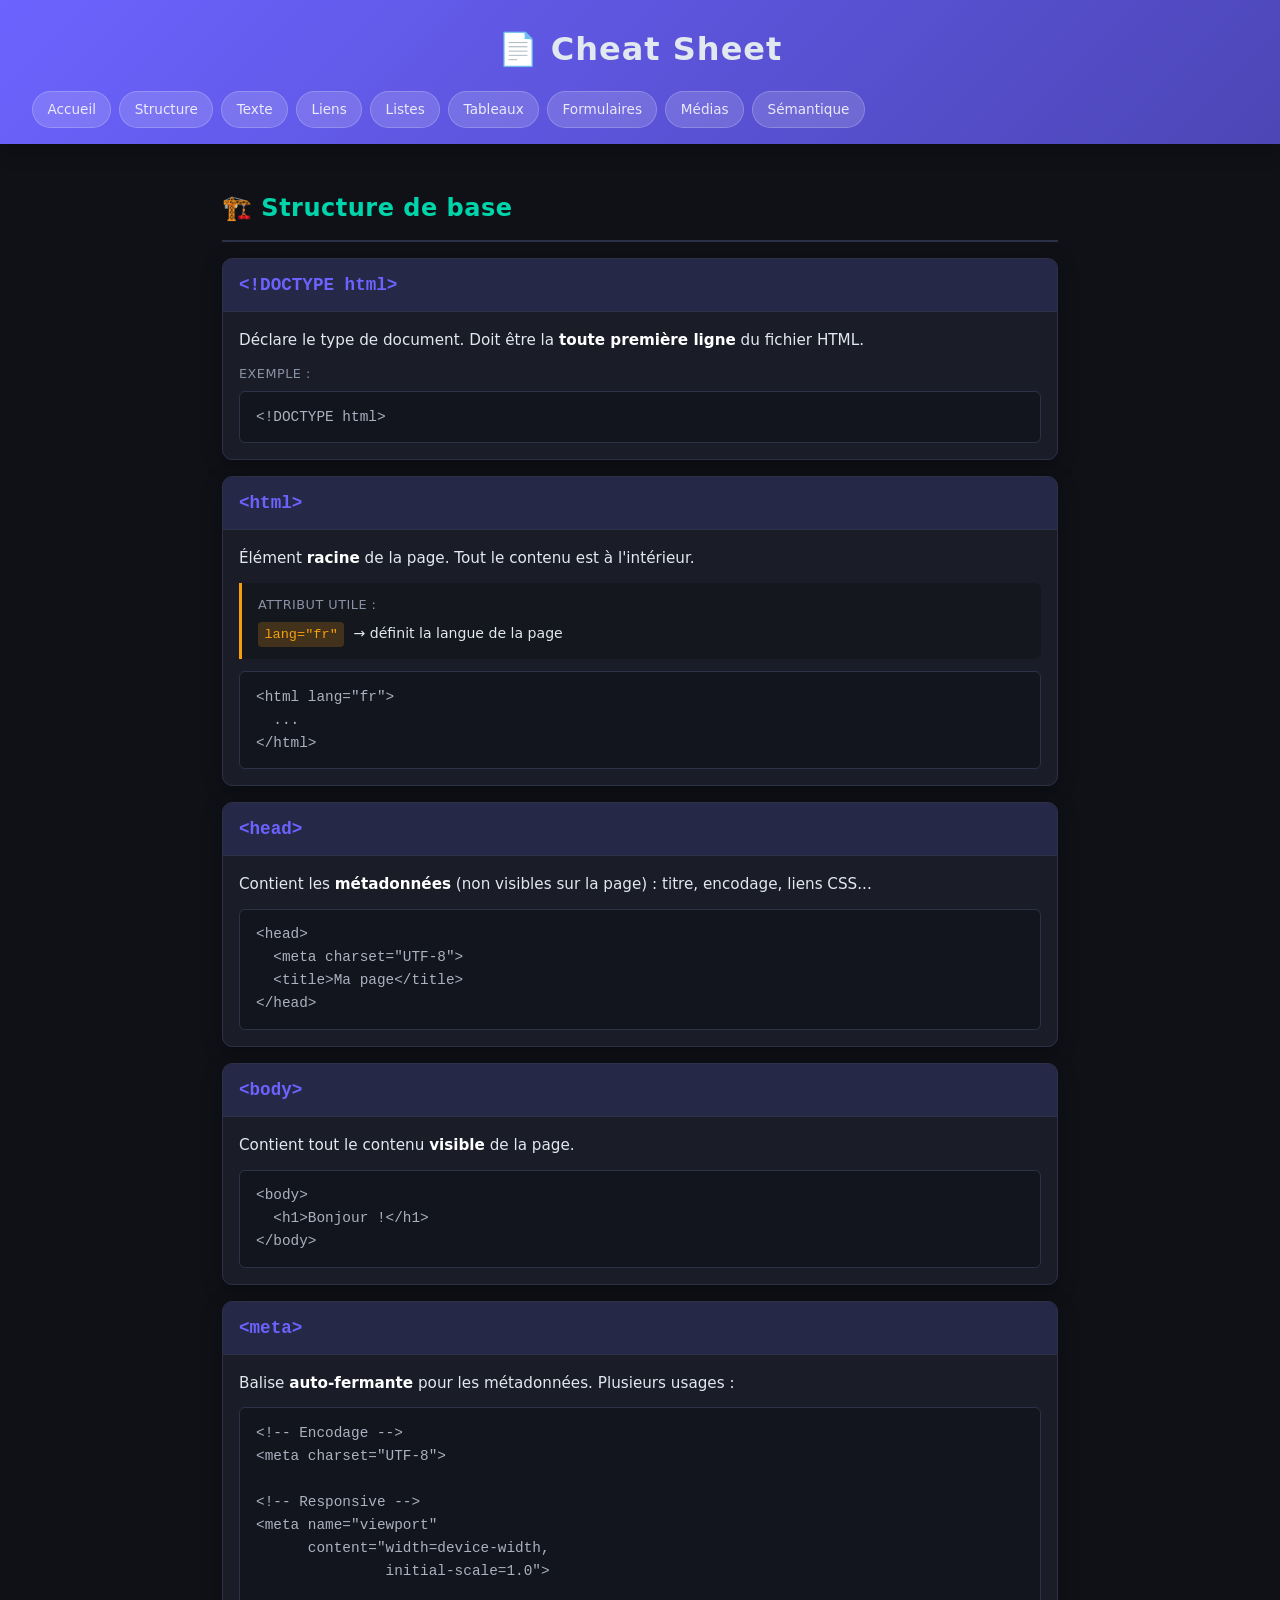
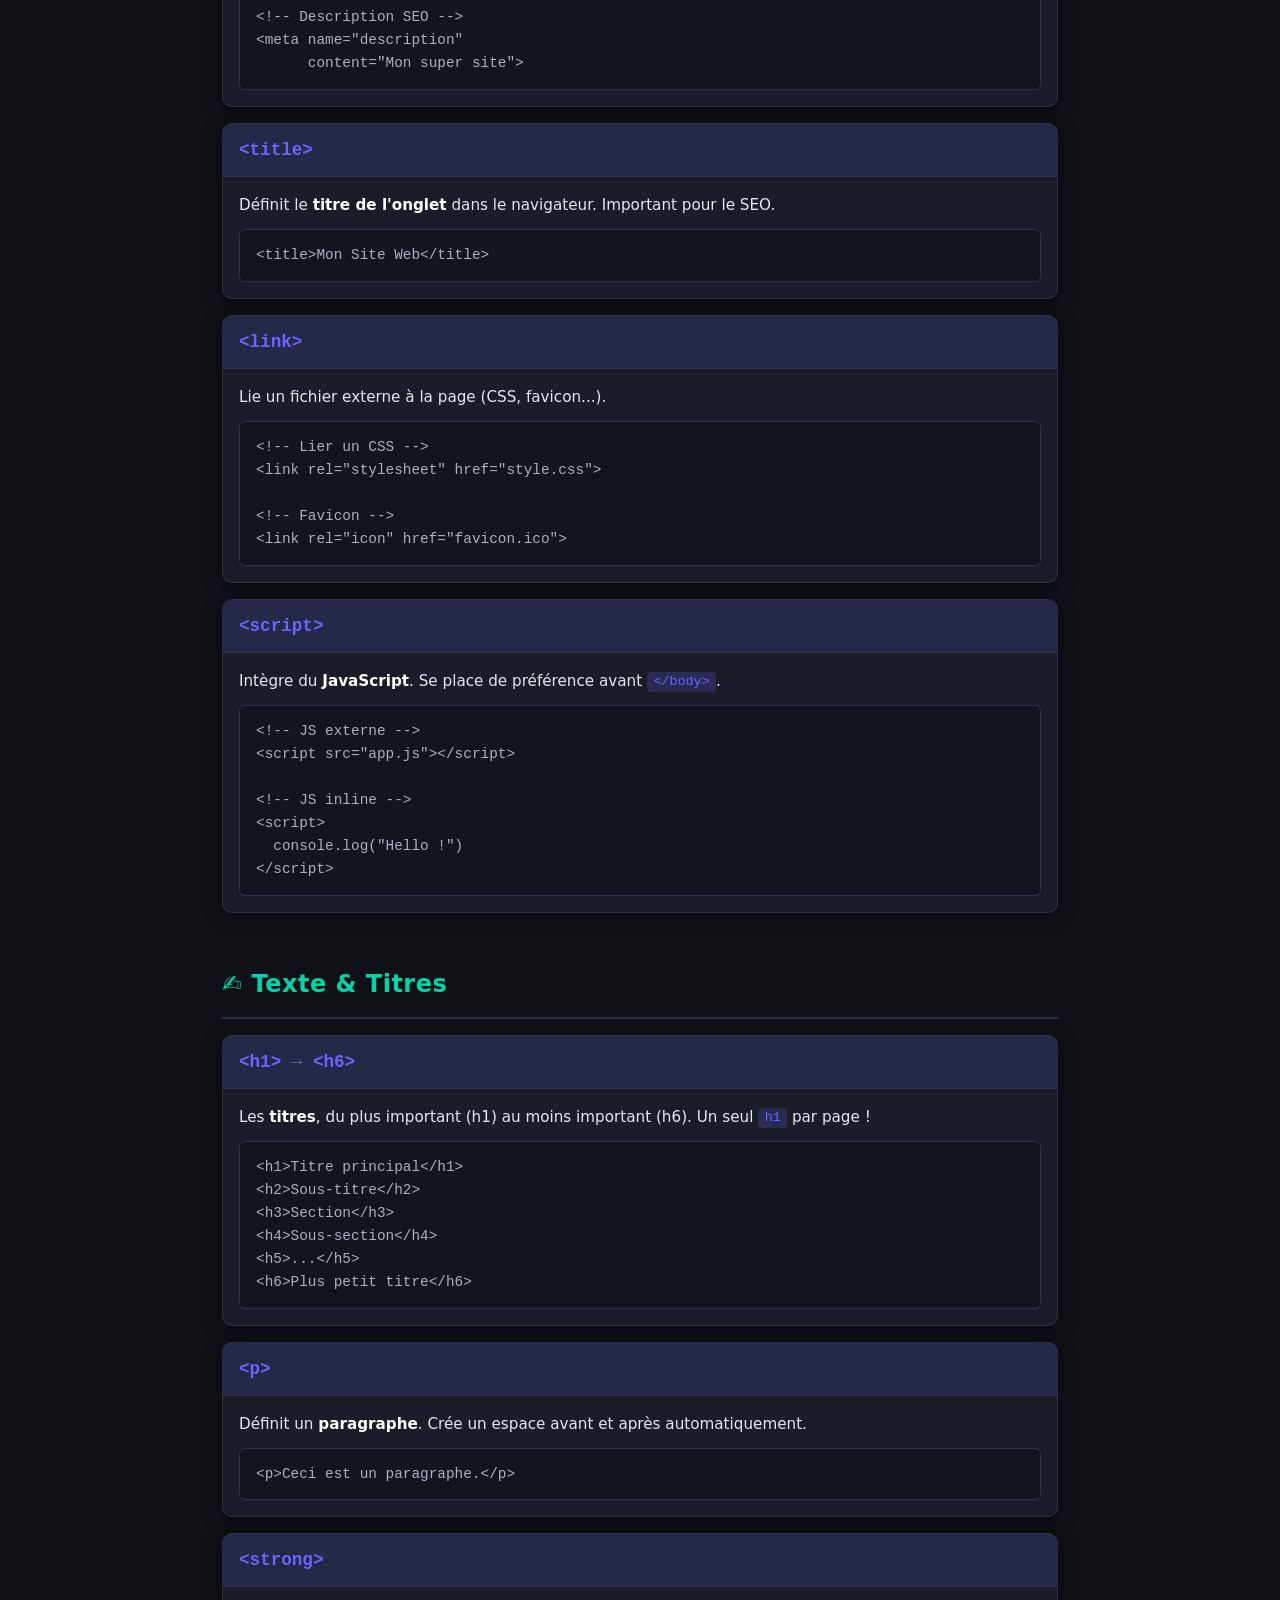
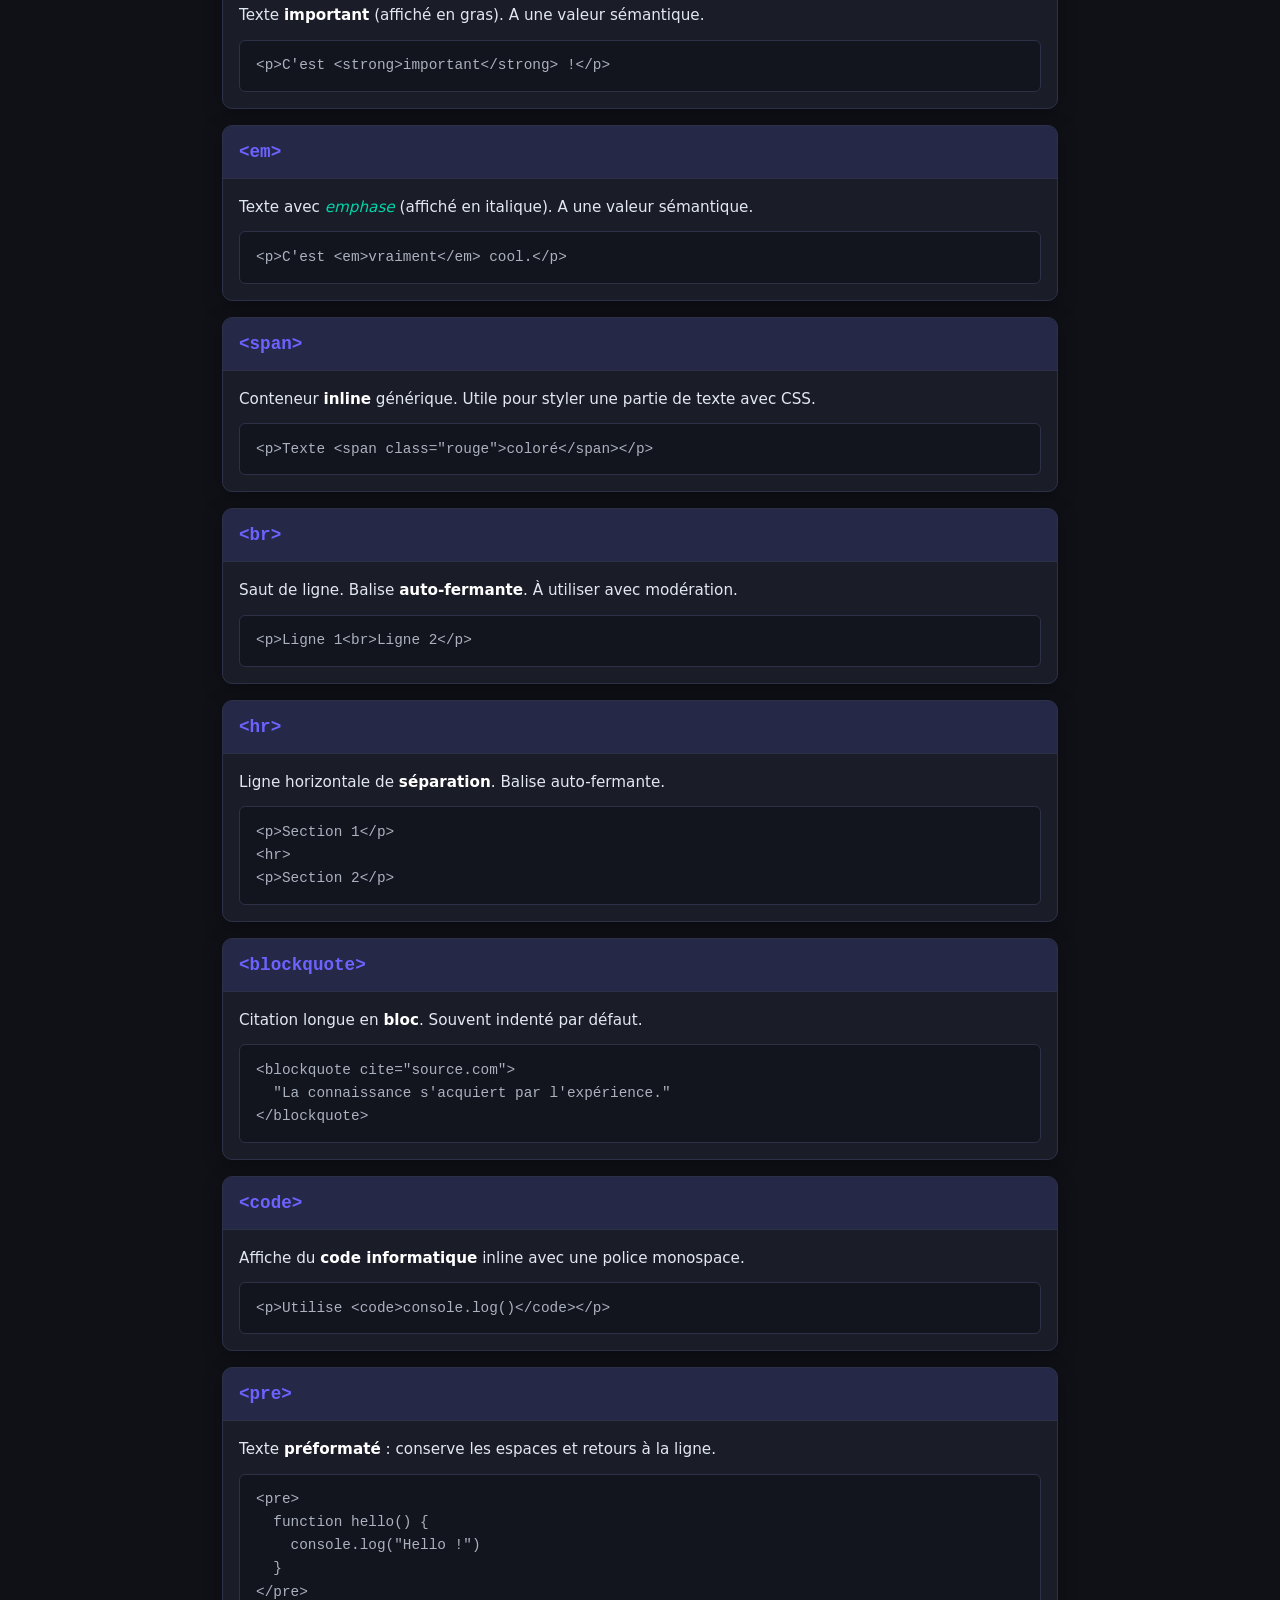
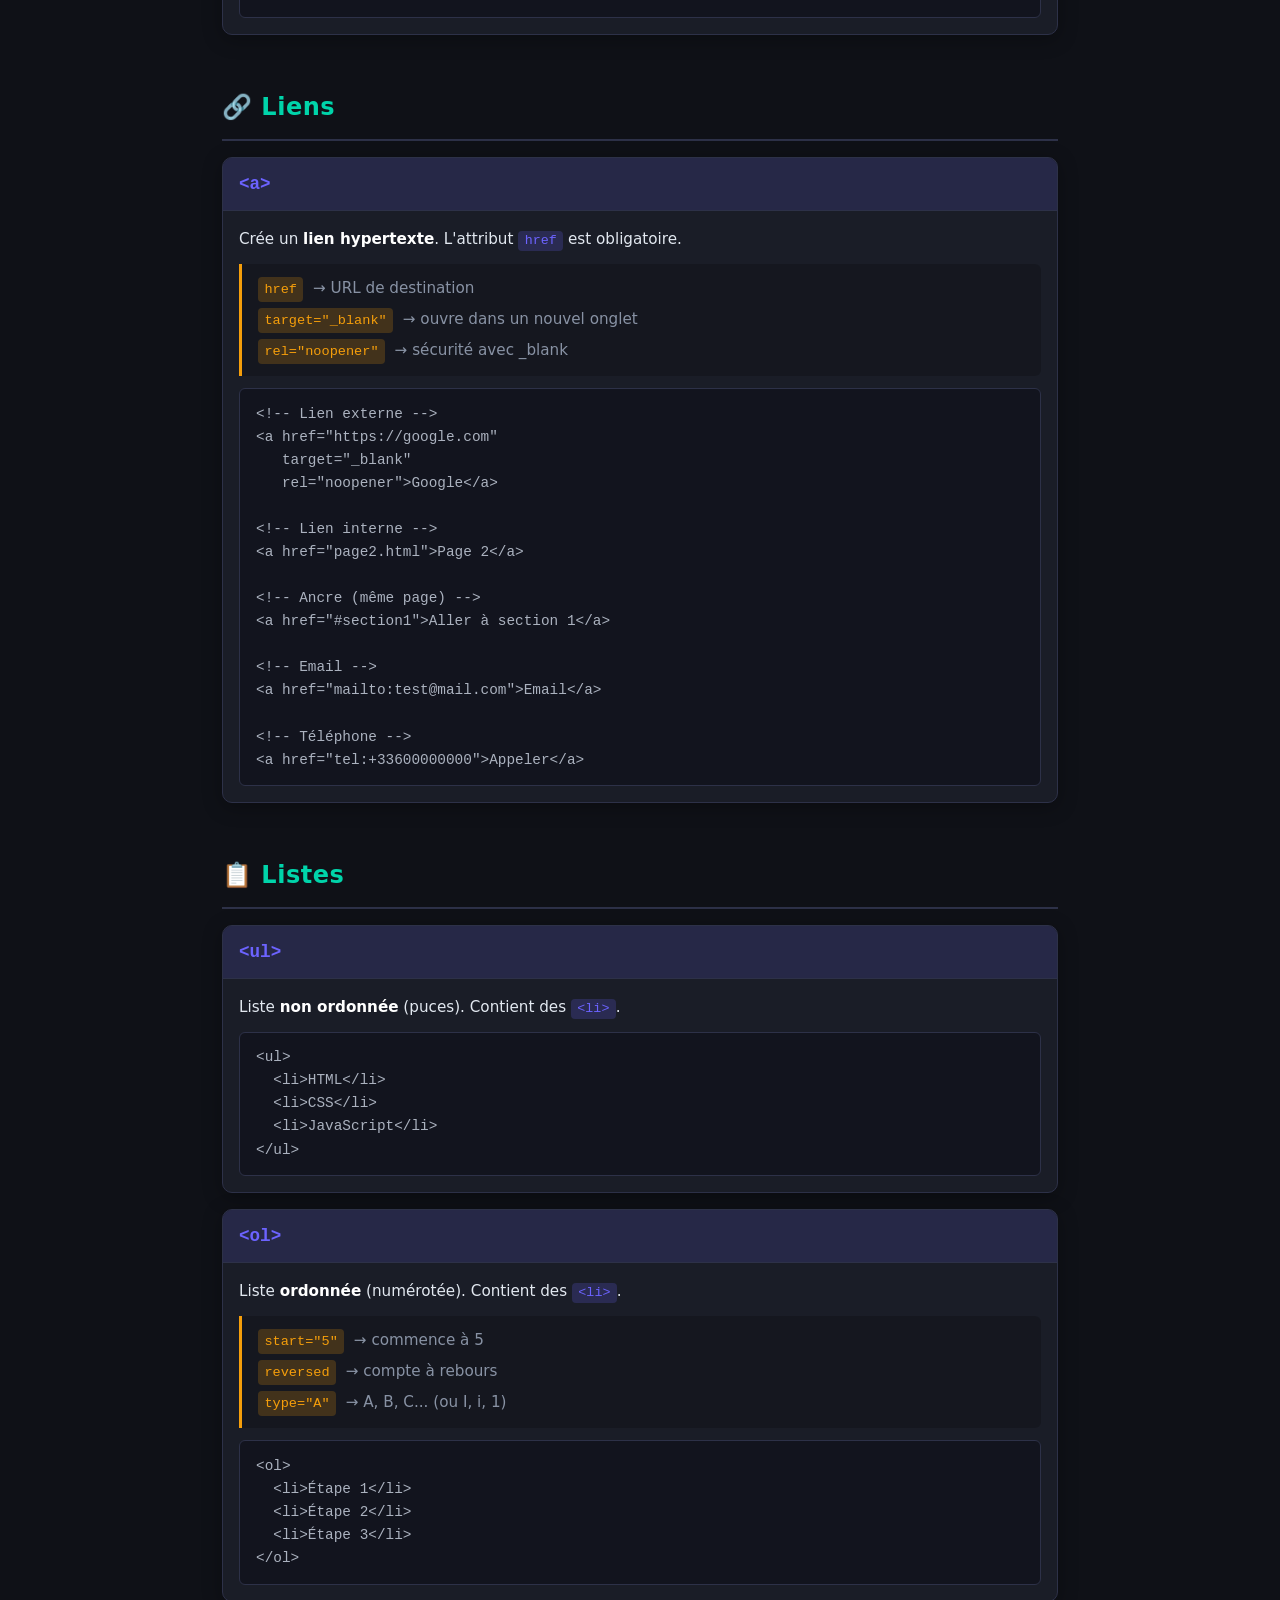
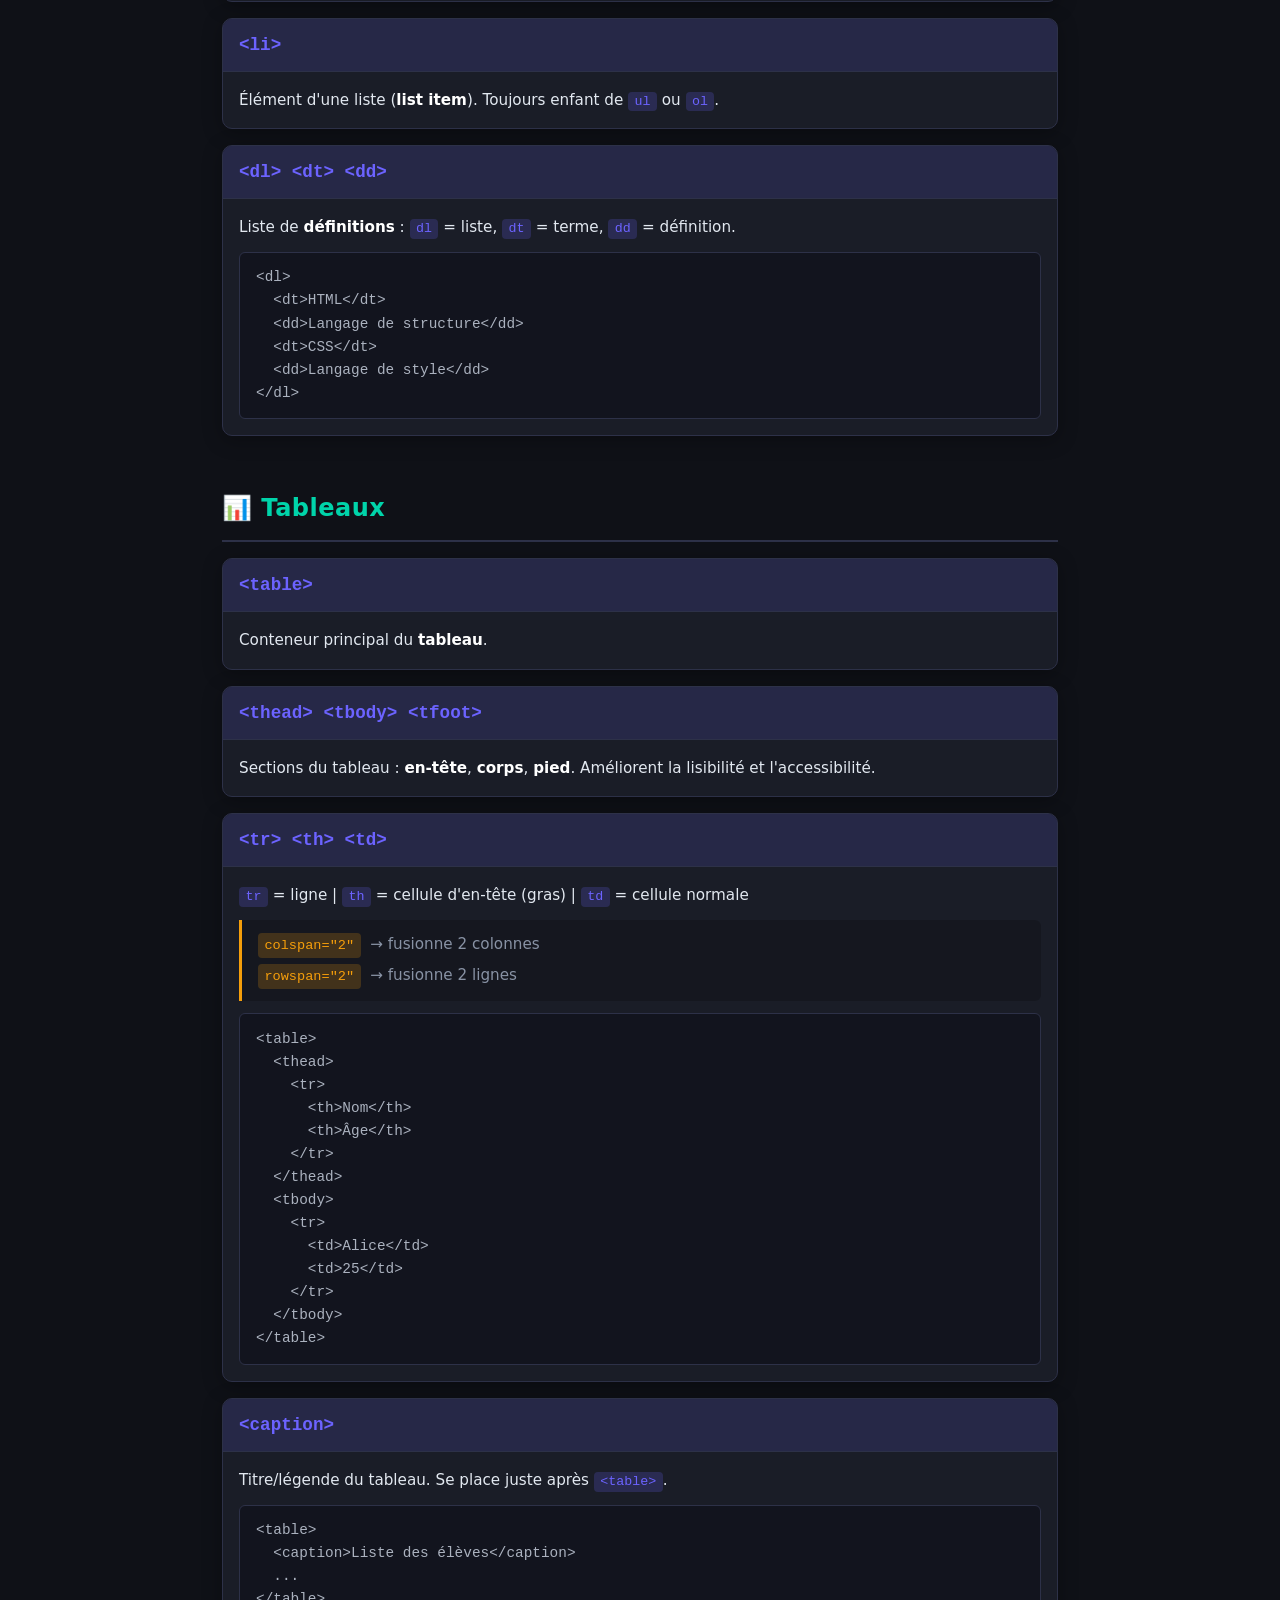
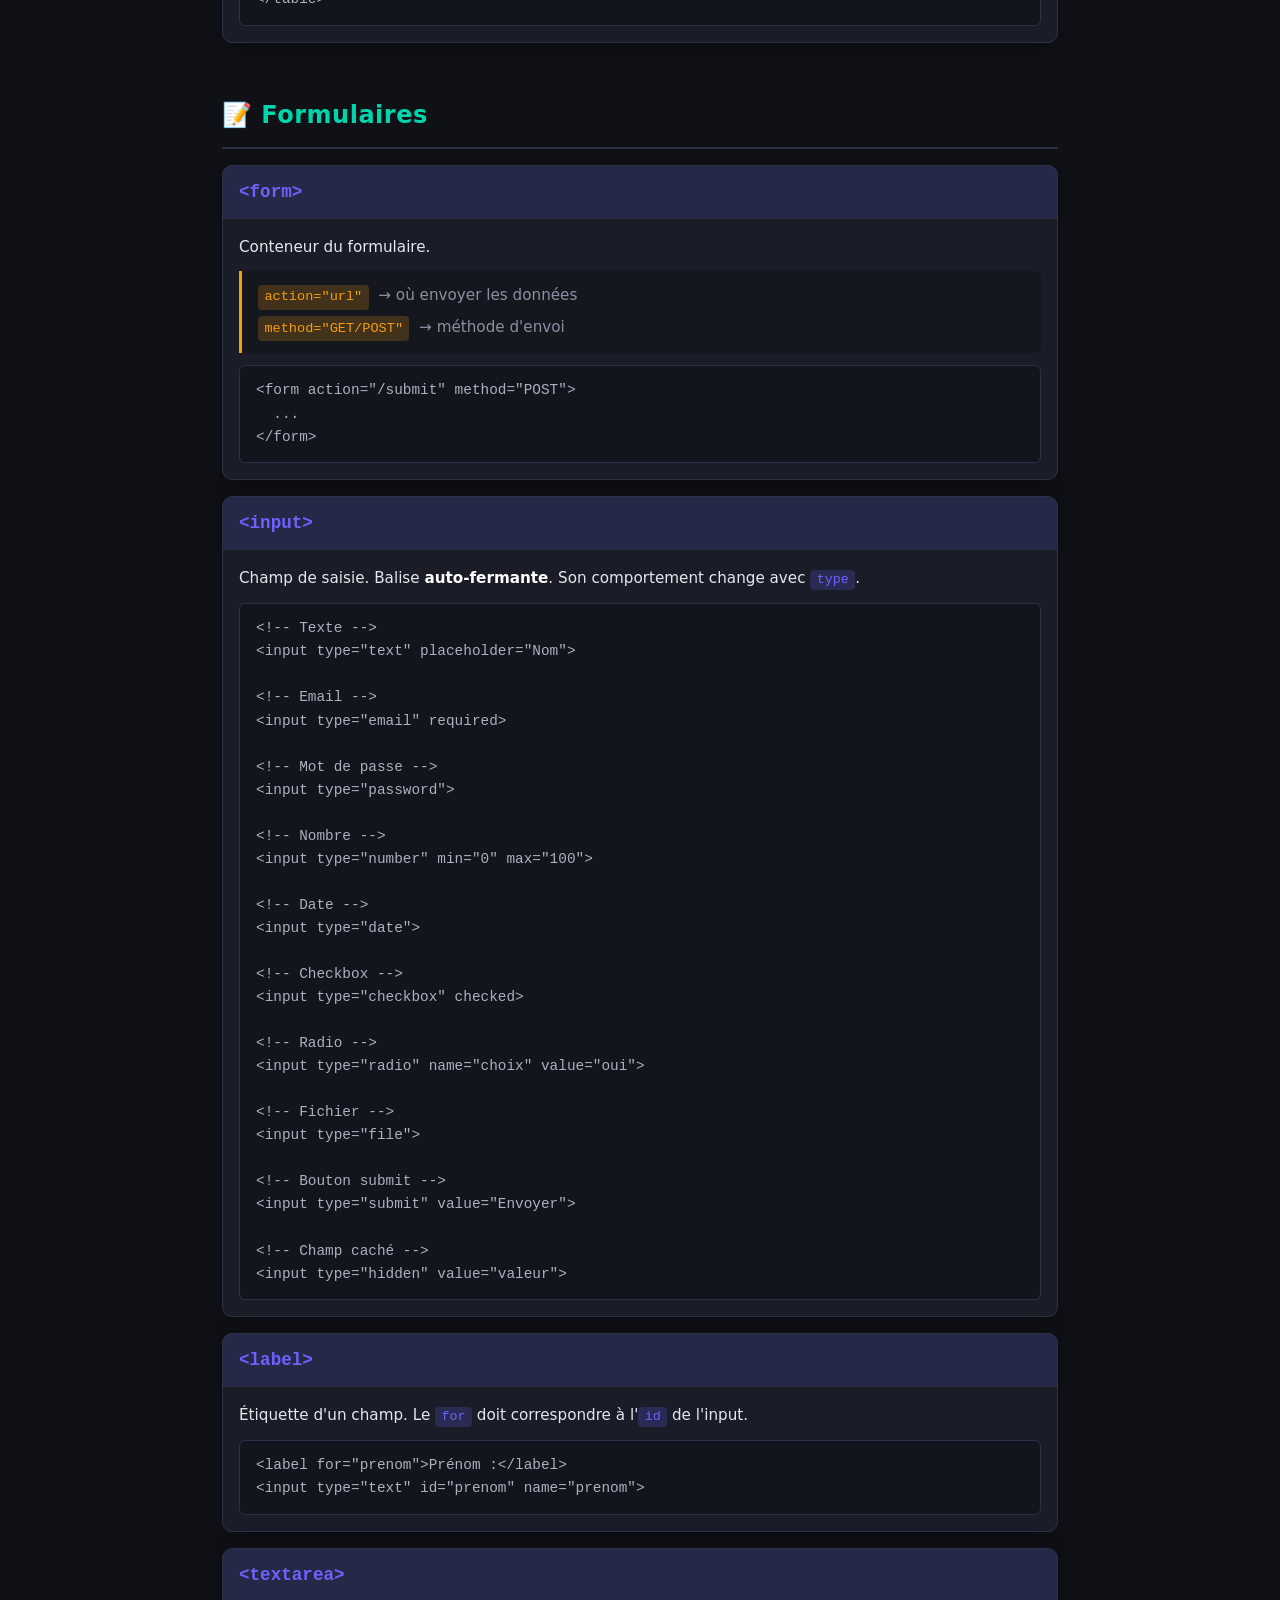
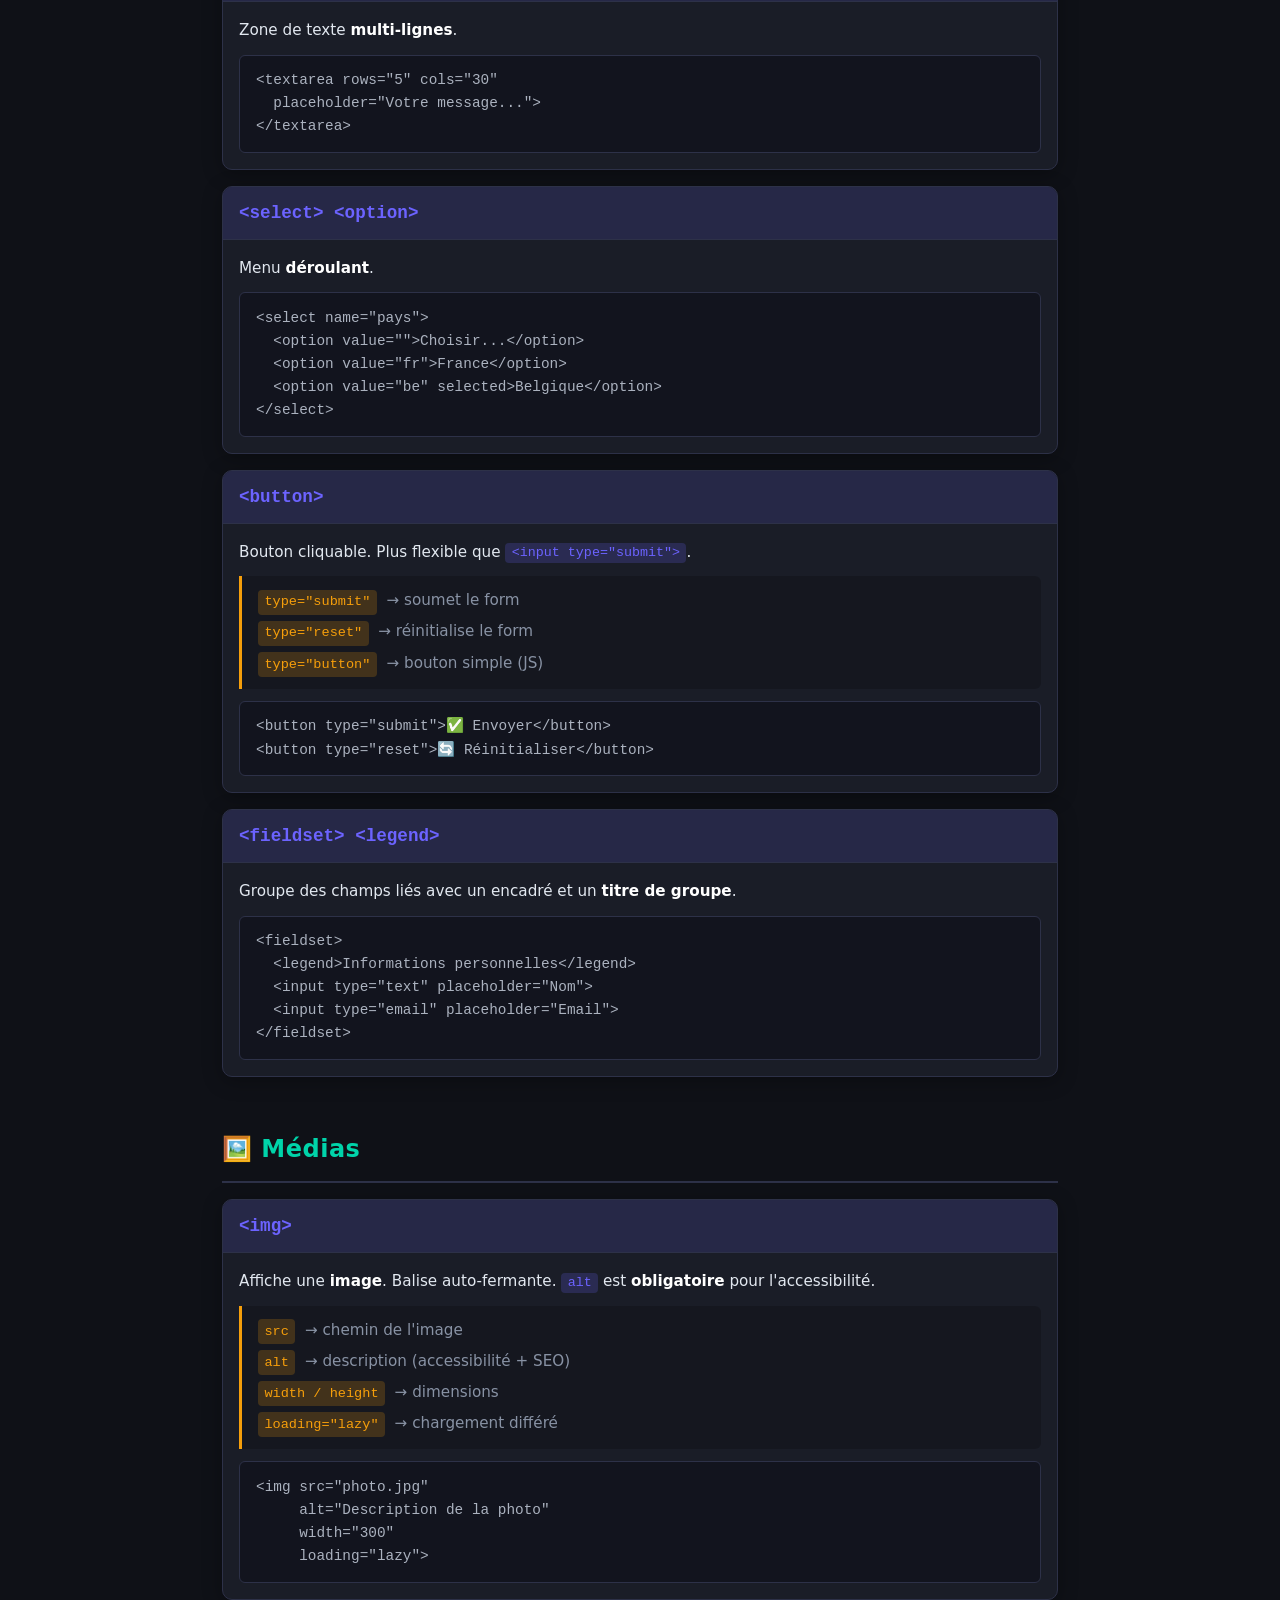
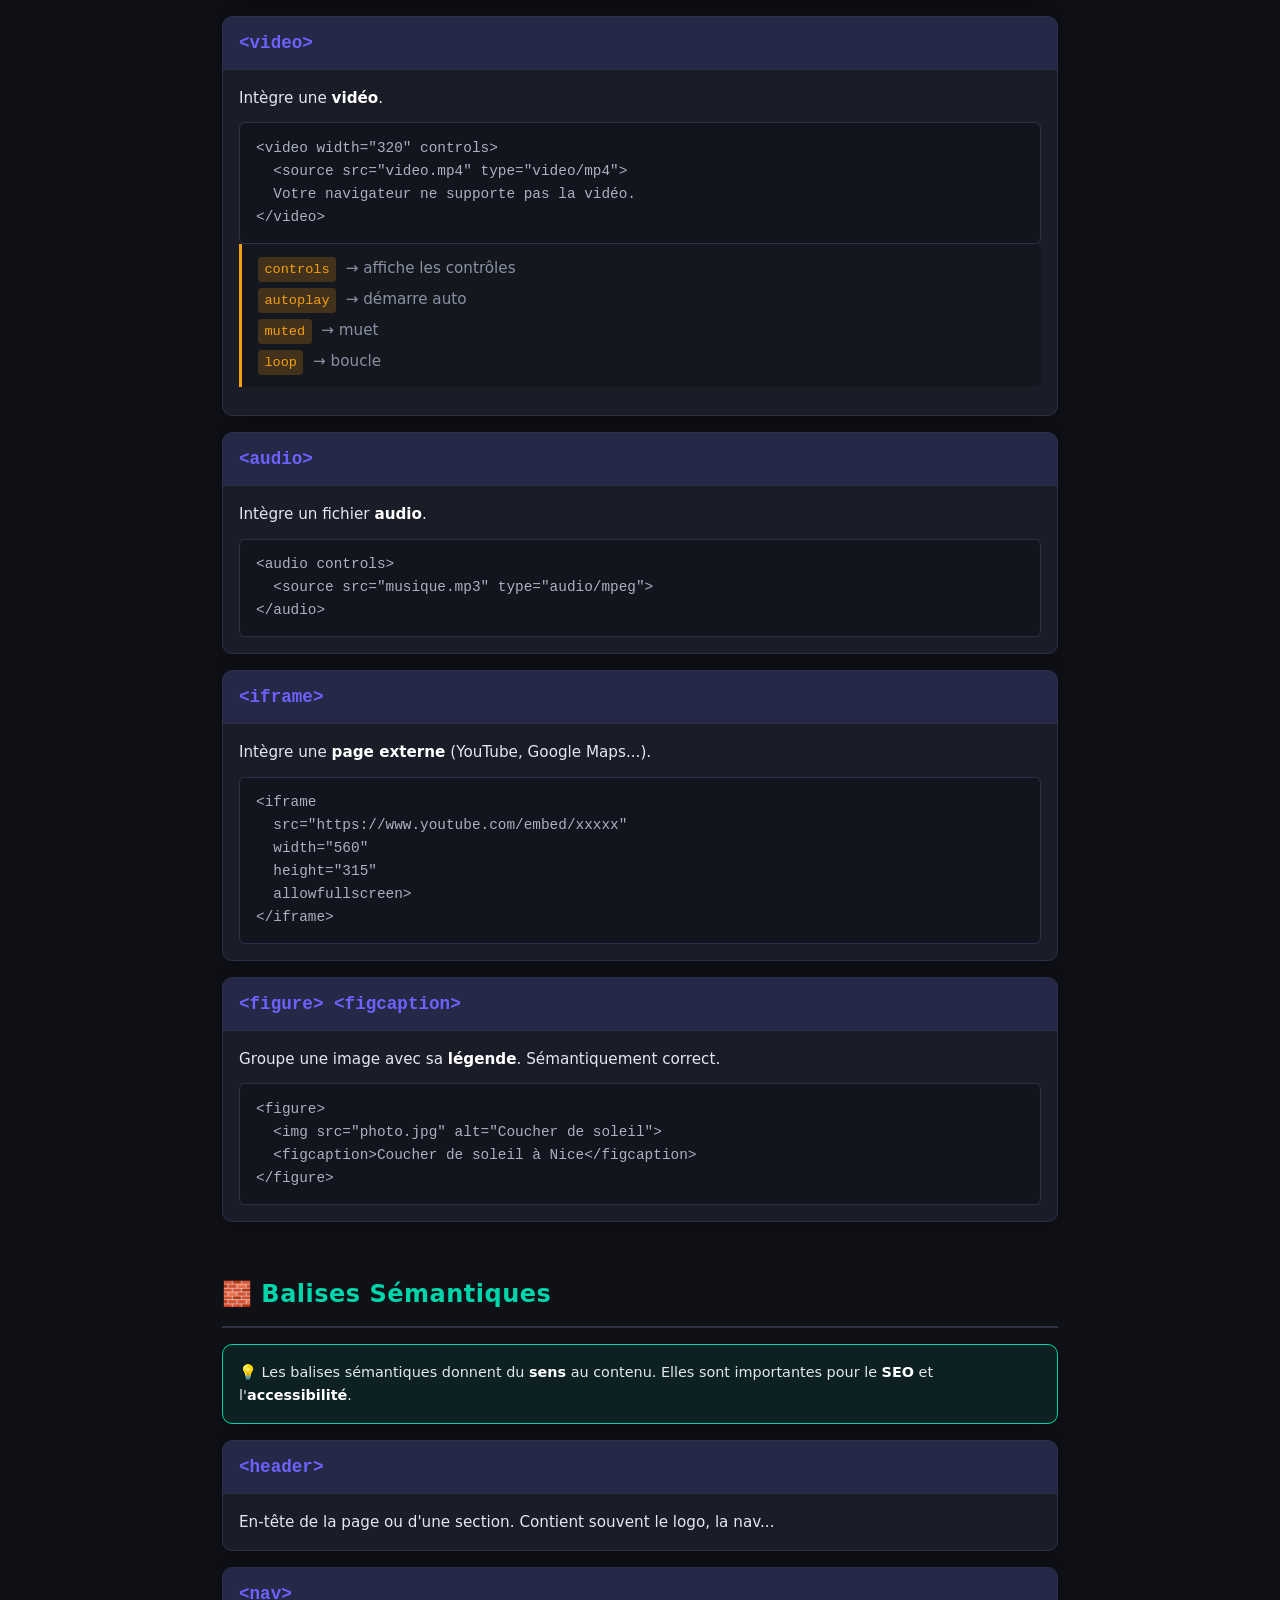
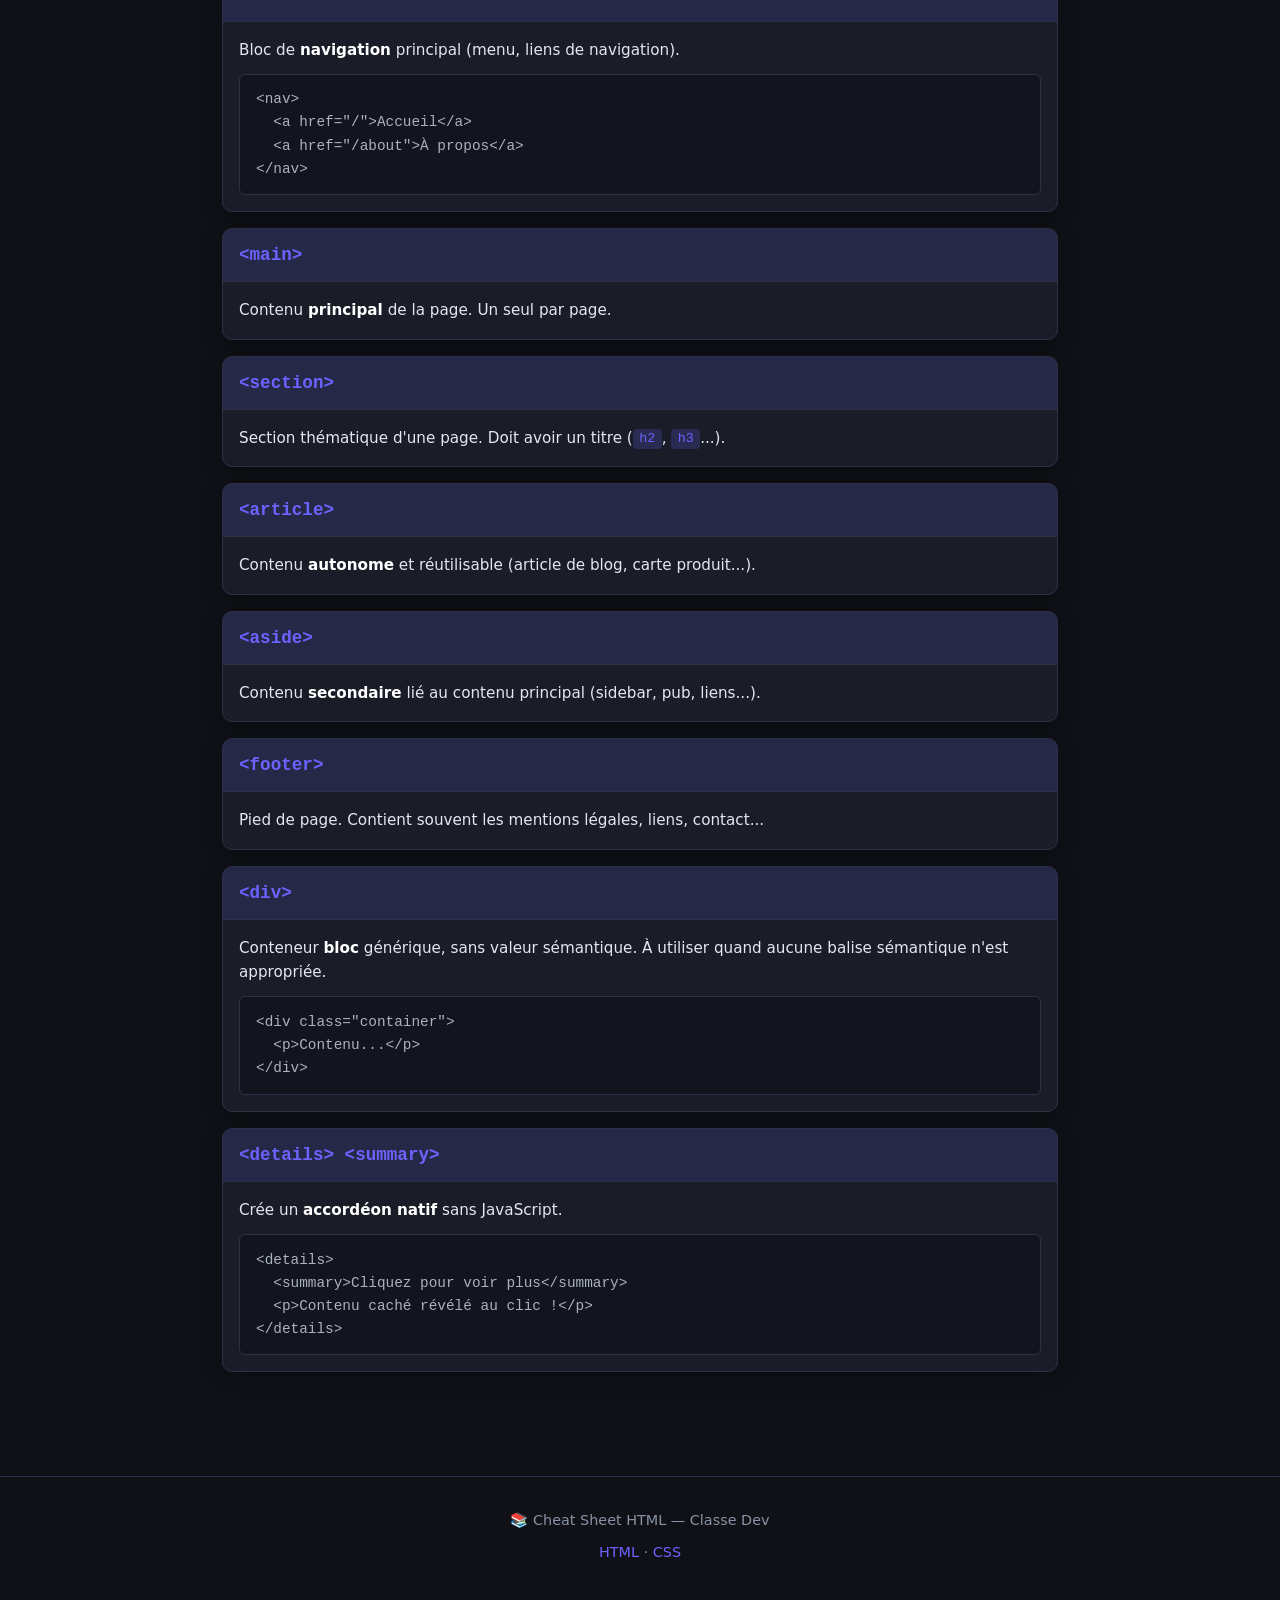
<file: html.html>
<!DOCTYPE html>
<html lang="fr">
<head>
  <meta charset="UTF-8">
  <meta name="viewport" content="width=device-width, initial-scale=1.0">
  <title>Cheat Sheet - HTML</title>
  <link rel="stylesheet" href="style.css">
</head>
<body>

  <!-- HEADER -->
  <header>
    <h1>📄 Cheat Sheet</h1>
    <nav>
      <a href="index.html">Accueil</a>
      <a href="#structure">Structure</a>
      <a href="#texte">Texte</a>
      <a href="#liens">Liens</a>
      <a href="#listes">Listes</a>
      <a href="#tableaux">Tableaux</a>
      <a href="#formulaires">Formulaires</a>
      <a href="#medias">Médias</a>
      <a href="#semantique">Sémantique</a>
    </nav>
  </header>

  <!-- MAIN -->
  <main>

    <!-- ============================================
         SECTION : STRUCTURE DE BASE
    ============================================ -->
    <section id="structure">
      <h2>🏗️ Structure de base</h2>

      <div class="card">
        <div class="card-header">
          <code>&lt;!DOCTYPE html&gt;</code>
        </div>
        <div class="card-body">
          <p>Déclare le type de document. Doit être la <strong>toute première ligne</strong> du fichier HTML.</p>
          <div class="exemple">
            <span class="label">Exemple :</span>
            <pre><code>&lt;!DOCTYPE html&gt;</code></pre>
          </div>
        </div>
      </div>

      <div class="card">
        <div class="card-header">
          <code>&lt;html&gt;</code>
        </div>
        <div class="card-body">
          <p>Élément <strong>racine</strong> de la page. Tout le contenu est à l'intérieur.</p>
          <div class="attributs">
            <span class="label">Attribut utile :</span>
            <span class="attr">lang="fr"</span> → définit la langue de la page
          </div>
          <div class="exemple">
            <pre><code>&lt;html lang="fr"&gt;
  ...
&lt;/html&gt;</code></pre>
          </div>
        </div>
      </div>

      <div class="card">
        <div class="card-header">
          <code>&lt;head&gt;</code>
        </div>
        <div class="card-body">
          <p>Contient les <strong>métadonnées</strong> (non visibles sur la page) : titre, encodage, liens CSS...</p>
          <div class="exemple">
            <pre><code>&lt;head&gt;
  &lt;meta charset="UTF-8"&gt;
  &lt;title&gt;Ma page&lt;/title&gt;
&lt;/head&gt;</code></pre>
          </div>
        </div>
      </div>

      <div class="card">
        <div class="card-header">
          <code>&lt;body&gt;</code>
        </div>
        <div class="card-body">
          <p>Contient tout le contenu <strong>visible</strong> de la page.</p>
          <div class="exemple">
            <pre><code>&lt;body&gt;
  &lt;h1&gt;Bonjour !&lt;/h1&gt;
&lt;/body&gt;</code></pre>
          </div>
        </div>
      </div>

      <div class="card">
        <div class="card-header">
          <code>&lt;meta&gt;</code>
        </div>
        <div class="card-body">
          <p>Balise <strong>auto-fermante</strong> pour les métadonnées. Plusieurs usages :</p>
          <div class="exemple">
            <pre><code>&lt;!-- Encodage --&gt;
&lt;meta charset="UTF-8"&gt;

&lt;!-- Responsive --&gt;
&lt;meta name="viewport" 
      content="width=device-width, 
               initial-scale=1.0"&gt;

&lt;!-- Description SEO --&gt;
&lt;meta name="description" 
      content="Mon super site"&gt;</code></pre>
          </div>
        </div>
      </div>

      <div class="card">
        <div class="card-header">
          <code>&lt;title&gt;</code>
        </div>
        <div class="card-body">
          <p>Définit le <strong>titre de l'onglet</strong> dans le navigateur. Important pour le SEO.</p>
          <div class="exemple">
            <pre><code>&lt;title&gt;Mon Site Web&lt;/title&gt;</code></pre>
          </div>
        </div>
      </div>

      <div class="card">
        <div class="card-header">
          <code>&lt;link&gt;</code>
        </div>
        <div class="card-body">
          <p>Lie un fichier externe à la page (CSS, favicon...).</p>
          <div class="exemple">
            <pre><code>&lt;!-- Lier un CSS --&gt;
&lt;link rel="stylesheet" href="style.css"&gt;

&lt;!-- Favicon --&gt;
&lt;link rel="icon" href="favicon.ico"&gt;</code></pre>
          </div>
        </div>
      </div>

      <div class="card">
        <div class="card-header">
          <code>&lt;script&gt;</code>
        </div>
        <div class="card-body">
          <p>Intègre du <strong>JavaScript</strong>. Se place de préférence avant <code>&lt;/body&gt;</code>.</p>
          <div class="exemple">
            <pre><code>&lt;!-- JS externe --&gt;
&lt;script src="app.js"&gt;&lt;/script&gt;

&lt;!-- JS inline --&gt;
&lt;script&gt;
  console.log("Hello !")
&lt;/script&gt;</code></pre>
          </div>
        </div>
      </div>

    </section>

    <!-- ============================================
         SECTION : TEXTE
    ============================================ -->
    <section id="texte">
      <h2>✍️ Texte & Titres</h2>

      <div class="card">
        <div class="card-header">
          <code>&lt;h1&gt; → &lt;h6&gt;</code>
        </div>
        <div class="card-body">
          <p>Les <strong>titres</strong>, du plus important (h1) au moins important (h6). Un seul <code>h1</code> par page !</p>
          <div class="exemple">
            <pre><code>&lt;h1&gt;Titre principal&lt;/h1&gt;
&lt;h2&gt;Sous-titre&lt;/h2&gt;
&lt;h3&gt;Section&lt;/h3&gt;
&lt;h4&gt;Sous-section&lt;/h4&gt;
&lt;h5&gt;...&lt;/h5&gt;
&lt;h6&gt;Plus petit titre&lt;/h6&gt;</code></pre>
          </div>
        </div>
      </div>

      <div class="card">
        <div class="card-header">
          <code>&lt;p&gt;</code>
        </div>
        <div class="card-body">
          <p>Définit un <strong>paragraphe</strong>. Crée un espace avant et après automatiquement.</p>
          <div class="exemple">
            <pre><code>&lt;p&gt;Ceci est un paragraphe.&lt;/p&gt;</code></pre>
          </div>
        </div>
      </div>

      <div class="card">
        <div class="card-header">
          <code>&lt;strong&gt;</code>
        </div>
        <div class="card-body">
          <p>Texte <strong>important</strong> (affiché en gras). A une valeur sémantique.</p>
          <div class="exemple">
            <pre><code>&lt;p&gt;C'est &lt;strong&gt;important&lt;/strong&gt; !&lt;/p&gt;</code></pre>
          </div>
        </div>
      </div>

      <div class="card">
        <div class="card-header">
          <code>&lt;em&gt;</code>
        </div>
        <div class="card-body">
          <p>Texte avec <em>emphase</em> (affiché en italique). A une valeur sémantique.</p>
          <div class="exemple">
            <pre><code>&lt;p&gt;C'est &lt;em&gt;vraiment&lt;/em&gt; cool.&lt;/p&gt;</code></pre>
          </div>
        </div>
      </div>

      <div class="card">
        <div class="card-header">
          <code>&lt;span&gt;</code>
        </div>
        <div class="card-body">
          <p>Conteneur <strong>inline</strong> générique. Utile pour styler une partie de texte avec CSS.</p>
          <div class="exemple">
            <pre><code>&lt;p&gt;Texte &lt;span class="rouge"&gt;coloré&lt;/span&gt;&lt;/p&gt;</code></pre>
          </div>
        </div>
      </div>

      <div class="card">
        <div class="card-header">
          <code>&lt;br&gt;</code>
        </div>
        <div class="card-body">
          <p>Saut de ligne. Balise <strong>auto-fermante</strong>. À utiliser avec modération.</p>
          <div class="exemple">
            <pre><code>&lt;p&gt;Ligne 1&lt;br&gt;Ligne 2&lt;/p&gt;</code></pre>
          </div>
        </div>
      </div>

      <div class="card">
        <div class="card-header">
          <code>&lt;hr&gt;</code>
        </div>
        <div class="card-body">
          <p>Ligne horizontale de <strong>séparation</strong>. Balise auto-fermante.</p>
          <div class="exemple">
            <pre><code>&lt;p&gt;Section 1&lt;/p&gt;
&lt;hr&gt;
&lt;p&gt;Section 2&lt;/p&gt;</code></pre>
          </div>
        </div>
      </div>

      <div class="card">
        <div class="card-header">
          <code>&lt;blockquote&gt;</code>
        </div>
        <div class="card-body">
          <p>Citation longue en <strong>bloc</strong>. Souvent indenté par défaut.</p>
          <div class="exemple">
            <pre><code>&lt;blockquote cite="source.com"&gt;
  "La connaissance s'acquiert par l'expérience."
&lt;/blockquote&gt;</code></pre>
          </div>
        </div>
      </div>

      <div class="card">
        <div class="card-header">
          <code>&lt;code&gt;</code>
        </div>
        <div class="card-body">
          <p>Affiche du <strong>code informatique</strong> inline avec une police monospace.</p>
          <div class="exemple">
            <pre><code>&lt;p&gt;Utilise &lt;code&gt;console.log()&lt;/code&gt;&lt;/p&gt;</code></pre>
          </div>
        </div>
      </div>

      <div class="card">
        <div class="card-header">
          <code>&lt;pre&gt;</code>
        </div>
        <div class="card-body">
          <p>Texte <strong>préformaté</strong> : conserve les espaces et retours à la ligne.</p>
          <div class="exemple">
            <pre><code>&lt;pre&gt;
  function hello() {
    console.log("Hello !")
  }
&lt;/pre&gt;</code></pre>
          </div>
        </div>
      </div>

    </section>

    <!-- ============================================
         SECTION : LIENS
    ============================================ -->
    <section id="liens">
      <h2>🔗 Liens</h2>

      <div class="card">
        <div class="card-header">
          <code>&lt;a&gt;</code>
        </div>
        <div class="card-body">
          <p>Crée un <strong>lien hypertexte</strong>. L'attribut <code>href</code> est obligatoire.</p>
          <div class="attributs">
            <p><span class="attr">href</span> → URL de destination</p>
            <p><span class="attr">target="_blank"</span> → ouvre dans un nouvel onglet</p>
            <p><span class="attr">rel="noopener"</span> → sécurité avec _blank</p>
          </div>
          <div class="exemple">
            <pre><code>&lt;!-- Lien externe --&gt;
&lt;a href="https://google.com" 
   target="_blank" 
   rel="noopener"&gt;Google&lt;/a&gt;

&lt;!-- Lien interne --&gt;
&lt;a href="page2.html"&gt;Page 2&lt;/a&gt;

&lt;!-- Ancre (même page) --&gt;
&lt;a href="#section1"&gt;Aller à section 1&lt;/a&gt;

&lt;!-- Email --&gt;
&lt;a href="mailto:test@mail.com"&gt;Email&lt;/a&gt;

&lt;!-- Téléphone --&gt;
&lt;a href="tel:+33600000000"&gt;Appeler&lt;/a&gt;</code></pre>
          </div>
        </div>
      </div>

    </section>

    <!-- ============================================
         SECTION : LISTES
    ============================================ -->
    <section id="listes">
      <h2>📋 Listes</h2>

      <div class="card">
        <div class="card-header">
          <code>&lt;ul&gt;</code>
        </div>
        <div class="card-body">
          <p>Liste <strong>non ordonnée</strong> (puces). Contient des <code>&lt;li&gt;</code>.</p>
          <div class="exemple">
            <pre><code>&lt;ul&gt;
  &lt;li&gt;HTML&lt;/li&gt;
  &lt;li&gt;CSS&lt;/li&gt;
  &lt;li&gt;JavaScript&lt;/li&gt;
&lt;/ul&gt;</code></pre>
          </div>
        </div>
      </div>

      <div class="card">
        <div class="card-header">
          <code>&lt;ol&gt;</code>
        </div>
        <div class="card-body">
          <p>Liste <strong>ordonnée</strong> (numérotée). Contient des <code>&lt;li&gt;</code>.</p>
          <div class="attributs">
            <p><span class="attr">start="5"</span> → commence à 5</p>
            <p><span class="attr">reversed</span> → compte à rebours</p>
            <p><span class="attr">type="A"</span> → A, B, C... (ou I, i, 1)</p>
          </div>
          <div class="exemple">
            <pre><code>&lt;ol&gt;
  &lt;li&gt;Étape 1&lt;/li&gt;
  &lt;li&gt;Étape 2&lt;/li&gt;
  &lt;li&gt;Étape 3&lt;/li&gt;
&lt;/ol&gt;</code></pre>
          </div>
        </div>
      </div>

      <div class="card">
        <div class="card-header">
          <code>&lt;li&gt;</code>
        </div>
        <div class="card-body">
          <p>Élément d'une liste (<strong>list item</strong>). Toujours enfant de <code>ul</code> ou <code>ol</code>.</p>
        </div>
      </div>

      <div class="card">
        <div class="card-header">
          <code>&lt;dl&gt; &lt;dt&gt; &lt;dd&gt;</code>
        </div>
        <div class="card-body">
          <p>Liste de <strong>définitions</strong> : <code>dl</code> = liste, <code>dt</code> = terme, <code>dd</code> = définition.</p>
          <div class="exemple">
            <pre><code>&lt;dl&gt;
  &lt;dt&gt;HTML&lt;/dt&gt;
  &lt;dd&gt;Langage de structure&lt;/dd&gt;
  &lt;dt&gt;CSS&lt;/dt&gt;
  &lt;dd&gt;Langage de style&lt;/dd&gt;
&lt;/dl&gt;</code></pre>
          </div>
        </div>
      </div>

    </section>

    <!-- ============================================
         SECTION : TABLEAUX
    ============================================ -->
    <section id="tableaux">
      <h2>📊 Tableaux</h2>

      <div class="card">
        <div class="card-header">
          <code>&lt;table&gt;</code>
        </div>
        <div class="card-body">
          <p>Conteneur principal du <strong>tableau</strong>.</p>
        </div>
      </div>

      <div class="card">
        <div class="card-header">
          <code>&lt;thead&gt; &lt;tbody&gt; &lt;tfoot&gt;</code>
        </div>
        <div class="card-body">
          <p>Sections du tableau : <strong>en-tête</strong>, <strong>corps</strong>, <strong>pied</strong>. Améliorent la lisibilité et l'accessibilité.</p>
        </div>
      </div>

      <div class="card">
        <div class="card-header">
          <code>&lt;tr&gt; &lt;th&gt; &lt;td&gt;</code>
        </div>
        <div class="card-body">
          <p><code>tr</code> = ligne | <code>th</code> = cellule d'en-tête (gras) | <code>td</code> = cellule normale</p>
          <div class="attributs">
            <p><span class="attr">colspan="2"</span> → fusionne 2 colonnes</p>
            <p><span class="attr">rowspan="2"</span> → fusionne 2 lignes</p>
          </div>
          <div class="exemple">
            <pre><code>&lt;table&gt;
  &lt;thead&gt;
    &lt;tr&gt;
      &lt;th&gt;Nom&lt;/th&gt;
      &lt;th&gt;Âge&lt;/th&gt;
    &lt;/tr&gt;
  &lt;/thead&gt;
  &lt;tbody&gt;
    &lt;tr&gt;
      &lt;td&gt;Alice&lt;/td&gt;
      &lt;td&gt;25&lt;/td&gt;
    &lt;/tr&gt;
  &lt;/tbody&gt;
&lt;/table&gt;</code></pre>
          </div>
        </div>
      </div>

      <div class="card">
        <div class="card-header">
          <code>&lt;caption&gt;</code>
        </div>
        <div class="card-body">
          <p>Titre/légende du tableau. Se place juste après <code>&lt;table&gt;</code>.</p>
          <div class="exemple">
            <pre><code>&lt;table&gt;
  &lt;caption&gt;Liste des élèves&lt;/caption&gt;
  ...
&lt;/table&gt;</code></pre>
          </div>
        </div>
      </div>

    </section>

    <!-- ============================================
         SECTION : FORMULAIRES
    ============================================ -->
    <section id="formulaires">
      <h2>📝 Formulaires</h2>

      <div class="card">
        <div class="card-header">
          <code>&lt;form&gt;</code>
        </div>
        <div class="card-body">
          <p>Conteneur du formulaire.</p>
          <div class="attributs">
            <p><span class="attr">action="url"</span> → où envoyer les données</p>
            <p><span class="attr">method="GET/POST"</span> → méthode d'envoi</p>
          </div>
          <div class="exemple">
            <pre><code>&lt;form action="/submit" method="POST"&gt;
  ...
&lt;/form&gt;</code></pre>
          </div>
        </div>
      </div>

      <div class="card">
        <div class="card-header">
          <code>&lt;input&gt;</code>
        </div>
        <div class="card-body">
          <p>Champ de saisie. Balise <strong>auto-fermante</strong>. Son comportement change avec <code>type</code>.</p>
          <div class="exemple">
            <pre><code>&lt;!-- Texte --&gt;
&lt;input type="text" placeholder="Nom"&gt;

&lt;!-- Email --&gt;
&lt;input type="email" required&gt;

&lt;!-- Mot de passe --&gt;
&lt;input type="password"&gt;

&lt;!-- Nombre --&gt;
&lt;input type="number" min="0" max="100"&gt;

&lt;!-- Date --&gt;
&lt;input type="date"&gt;

&lt;!-- Checkbox --&gt;
&lt;input type="checkbox" checked&gt;

&lt;!-- Radio --&gt;
&lt;input type="radio" name="choix" value="oui"&gt;

&lt;!-- Fichier --&gt;
&lt;input type="file"&gt;

&lt;!-- Bouton submit --&gt;
&lt;input type="submit" value="Envoyer"&gt;

&lt;!-- Champ caché --&gt;
&lt;input type="hidden" value="valeur"&gt;</code></pre>
          </div>
        </div>
      </div>

      <div class="card">
        <div class="card-header">
          <code>&lt;label&gt;</code>
        </div>
        <div class="card-body">
          <p>Étiquette d'un champ. Le <code>for</code> doit correspondre à l'<code>id</code> de l'input.</p>
          <div class="exemple">
            <pre><code>&lt;label for="prenom"&gt;Prénom :&lt;/label&gt;
&lt;input type="text" id="prenom" name="prenom"&gt;</code></pre>
          </div>
        </div>
      </div>

      <div class="card">
        <div class="card-header">
          <code>&lt;textarea&gt;</code>
        </div>
        <div class="card-body">
          <p>Zone de texte <strong>multi-lignes</strong>.</p>
          <div class="exemple">
            <pre><code>&lt;textarea rows="5" cols="30" 
  placeholder="Votre message..."&gt;
&lt;/textarea&gt;</code></pre>
          </div>
        </div>
      </div>

      <div class="card">
        <div class="card-header">
          <code>&lt;select&gt; &lt;option&gt;</code>
        </div>
        <div class="card-body">
          <p>Menu <strong>déroulant</strong>.</p>
          <div class="exemple">
            <pre><code>&lt;select name="pays"&gt;
  &lt;option value=""&gt;Choisir...&lt;/option&gt;
  &lt;option value="fr"&gt;France&lt;/option&gt;
  &lt;option value="be" selected&gt;Belgique&lt;/option&gt;
&lt;/select&gt;</code></pre>
          </div>
        </div>
      </div>

      <div class="card">
        <div class="card-header">
          <code>&lt;button&gt;</code>
        </div>
        <div class="card-body">
          <p>Bouton cliquable. Plus flexible que <code>&lt;input type="submit"&gt;</code>.</p>
          <div class="attributs">
            <p><span class="attr">type="submit"</span> → soumet le form</p>
            <p><span class="attr">type="reset"</span> → réinitialise le form</p>
            <p><span class="attr">type="button"</span> → bouton simple (JS)</p>
          </div>
          <div class="exemple">
            <pre><code>&lt;button type="submit"&gt;✅ Envoyer&lt;/button&gt;
&lt;button type="reset"&gt;🔄 Réinitialiser&lt;/button&gt;</code></pre>
          </div>
        </div>
      </div>

      <div class="card">
        <div class="card-header">
          <code>&lt;fieldset&gt; &lt;legend&gt;</code>
        </div>
        <div class="card-body">
          <p>Groupe des champs liés avec un encadré et un <strong>titre de groupe</strong>.</p>
          <div class="exemple">
            <pre><code>&lt;fieldset&gt;
  &lt;legend&gt;Informations personnelles&lt;/legend&gt;
  &lt;input type="text" placeholder="Nom"&gt;
  &lt;input type="email" placeholder="Email"&gt;
&lt;/fieldset&gt;</code></pre>
          </div>
        </div>
      </div>

    </section>

    <!-- ============================================
         SECTION : MEDIAS
    ============================================ -->
    <section id="medias">
      <h2>🖼️ Médias</h2>

      <div class="card">
        <div class="card-header">
          <code>&lt;img&gt;</code>
        </div>
        <div class="card-body">
          <p>Affiche une <strong>image</strong>. Balise auto-fermante. <code>alt</code> est <strong>obligatoire</strong> pour l'accessibilité.</p>
          <div class="attributs">
            <p><span class="attr">src</span> → chemin de l'image</p>
            <p><span class="attr">alt</span> → description (accessibilité + SEO)</p>
            <p><span class="attr">width / height</span> → dimensions</p>
            <p><span class="attr">loading="lazy"</span> → chargement différé</p>
          </div>
          <div class="exemple">
            <pre><code>&lt;img src="photo.jpg" 
     alt="Description de la photo"
     width="300"
     loading="lazy"&gt;</code></pre>
          </div>
        </div>
      </div>

      <div class="card">
        <div class="card-header">
          <code>&lt;video&gt;</code>
        </div>
        <div class="card-body">
          <p>Intègre une <strong>vidéo</strong>.</p>
          <div class="exemple">
            <pre><code>&lt;video width="320" controls&gt;
  &lt;source src="video.mp4" type="video/mp4"&gt;
  Votre navigateur ne supporte pas la vidéo.
&lt;/video&gt;</code></pre>
          </div>
          <div class="attributs">
            <p><span class="attr">controls</span> → affiche les contrôles</p>
            <p><span class="attr">autoplay</span> → démarre auto</p>
            <p><span class="attr">muted</span> → muet</p>
            <p><span class="attr">loop</span> → boucle</p>
          </div>
        </div>
      </div>

      <div class="card">
        <div class="card-header">
          <code>&lt;audio&gt;</code>
        </div>
        <div class="card-body">
          <p>Intègre un fichier <strong>audio</strong>.</p>
          <div class="exemple">
            <pre><code>&lt;audio controls&gt;
  &lt;source src="musique.mp3" type="audio/mpeg"&gt;
&lt;/audio&gt;</code></pre>
          </div>
        </div>
      </div>

      <div class="card">
        <div class="card-header">
          <code>&lt;iframe&gt;</code>
        </div>
        <div class="card-body">
          <p>Intègre une <strong>page externe</strong> (YouTube, Google Maps...).</p>
          <div class="exemple">
            <pre><code>&lt;iframe 
  src="https://www.youtube.com/embed/xxxxx"
  width="560" 
  height="315"
  allowfullscreen&gt;
&lt;/iframe&gt;</code></pre>
          </div>
        </div>
      </div>

      <div class="card">
        <div class="card-header">
          <code>&lt;figure&gt; &lt;figcaption&gt;</code>
        </div>
        <div class="card-body">
          <p>Groupe une image avec sa <strong>légende</strong>. Sémantiquement correct.</p>
          <div class="exemple">
            <pre><code>&lt;figure&gt;
  &lt;img src="photo.jpg" alt="Coucher de soleil"&gt;
  &lt;figcaption&gt;Coucher de soleil à Nice&lt;/figcaption&gt;
&lt;/figure&gt;</code></pre>
          </div>
        </div>
      </div>

    </section>

    <!-- ============================================
         SECTION : SEMANTIQUE
    ============================================ -->
    <section id="semantique">
      <h2>🧱 Balises Sémantiques</h2>

      <div class="card info-card">
        <p>💡 Les balises sémantiques donnent du <strong>sens</strong> au contenu. Elles sont importantes pour le <strong>SEO</strong> et l'<strong>accessibilité</strong>.</p>
      </div>

      <div class="card">
        <div class="card-header">
          <code>&lt;header&gt;</code>
        </div>
        <div class="card-body">
          <p>En-tête de la page ou d'une section. Contient souvent le logo, la nav...</p>
        </div>
      </div>

      <div class="card">
        <div class="card-header">
          <code>&lt;nav&gt;</code>
        </div>
        <div class="card-body">
          <p>Bloc de <strong>navigation</strong> principal (menu, liens de navigation).</p>
          <div class="exemple">
            <pre><code>&lt;nav&gt;
  &lt;a href="/"&gt;Accueil&lt;/a&gt;
  &lt;a href="/about"&gt;À propos&lt;/a&gt;
&lt;/nav&gt;</code></pre>
          </div>
        </div>
      </div>

      <div class="card">
        <div class="card-header">
          <code>&lt;main&gt;</code>
        </div>
        <div class="card-body">
          <p>Contenu <strong>principal</strong> de la page. Un seul par page.</p>
        </div>
      </div>

      <div class="card">
        <div class="card-header">
          <code>&lt;section&gt;</code>
        </div>
        <div class="card-body">
          <p>Section thématique d'une page. Doit avoir un titre (<code>h2</code>, <code>h3</code>...).</p>
        </div>
      </div>

      <div class="card">
        <div class="card-header">
          <code>&lt;article&gt;</code>
        </div>
        <div class="card-body">
          <p>Contenu <strong>autonome</strong> et réutilisable (article de blog, carte produit...).</p>
        </div>
      </div>

      <div class="card">
        <div class="card-header">
          <code>&lt;aside&gt;</code>
        </div>
        <div class="card-body">
          <p>Contenu <strong>secondaire</strong> lié au contenu principal (sidebar, pub, liens...).</p>
        </div>
      </div>

      <div class="card">
        <div class="card-header">
          <code>&lt;footer&gt;</code>
        </div>
        <div class="card-body">
          <p>Pied de page. Contient souvent les mentions légales, liens, contact...</p>
        </div>
      </div>

      <div class="card">
        <div class="card-header">
          <code>&lt;div&gt;</code>
        </div>
        <div class="card-body">
          <p>Conteneur <strong>bloc</strong> générique, sans valeur sémantique. À utiliser quand aucune balise sémantique n'est appropriée.</p>
          <div class="exemple">
            <pre><code>&lt;div class="container"&gt;
  &lt;p&gt;Contenu...&lt;/p&gt;
&lt;/div&gt;</code></pre>
          </div>
        </div>
      </div>

      <div class="card">
        <div class="card-header">
          <code>&lt;details&gt; &lt;summary&gt;</code>
        </div>
        <div class="card-body">
          <p>Crée un <strong>accordéon natif</strong> sans JavaScript.</p>
          <div class="exemple">
            <pre><code>&lt;details&gt;
  &lt;summary&gt;Cliquez pour voir plus&lt;/summary&gt;
  &lt;p&gt;Contenu caché révélé au clic !&lt;/p&gt;
&lt;/details&gt;</code></pre>
          </div>
        </div>
      </div>

    </section>

  </main>

  <!-- FOOTER -->
  <footer>
    <p>📚 Cheat Sheet HTML — Classe Dev</p>
    <p>
      <a href="index.html">HTML</a> · 
      <a href="css.html">CSS</a>
    </p>
  </footer>

</body>
</html>
</file>
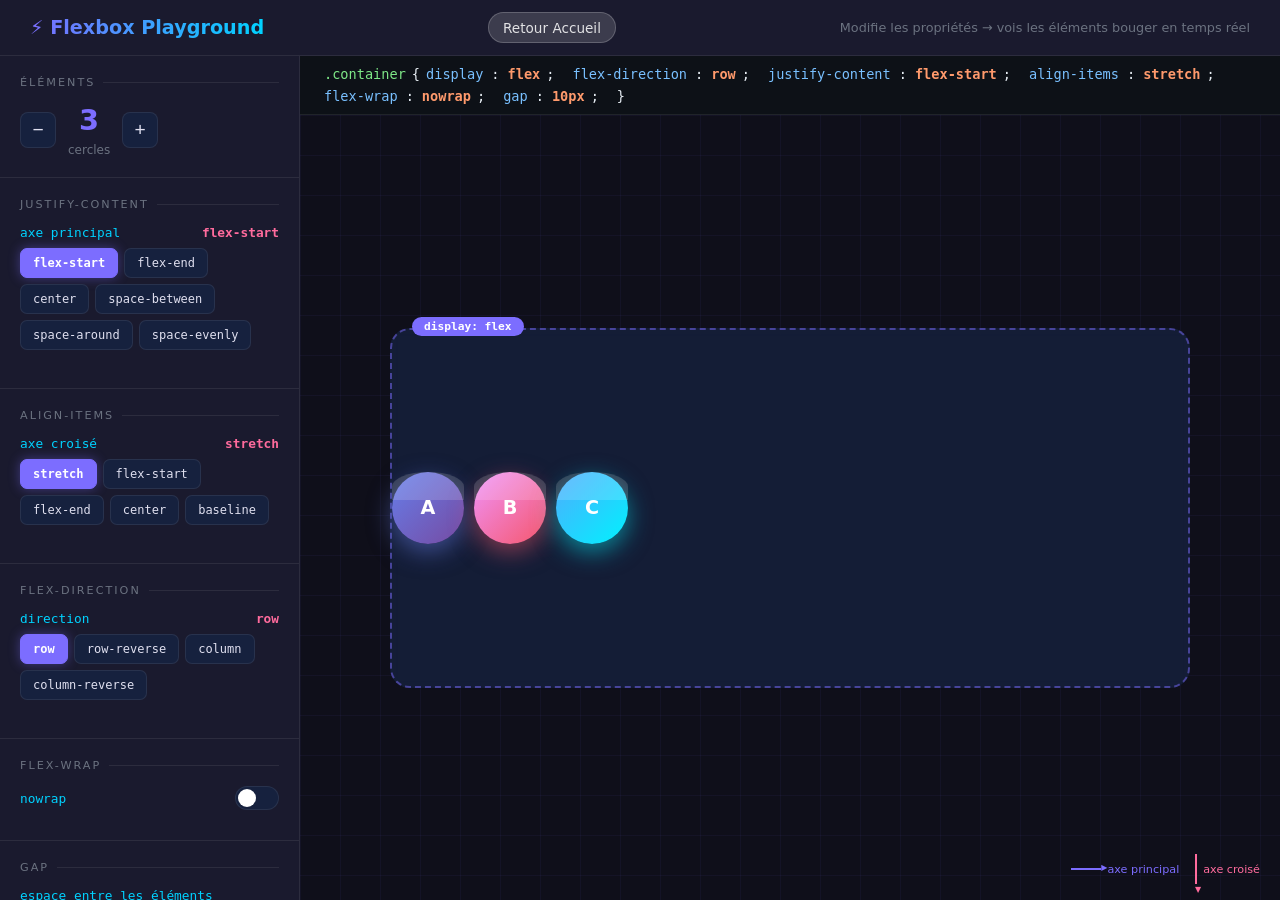
<file: main2.html>
<!DOCTYPE html>
<html lang="fr">
<head>
    <meta charset="UTF-8">
    <meta name="viewport" content="width=device-width, initial-scale=1.0">
    <title>Flexbox Playground</title>
    <style>
        * {
            margin: 0;
            padding: 0;
            box-sizing: border-box;
        }

        :root {
            --bg: #0f0f1a;
            --panel: #1a1a2e;
            --card: #16213e;
            --border: rgba(255,255,255,0.08);
            --primary: #7c6dff;
            --accent: #00d2ff;
            --pink: #ff6b9d;
            --green: #43e97b;
            --yellow: #ffd700;
            --text: #e0e0f0;
            --muted: #6b7280;
        }

        body {
            font-family: 'Segoe UI', system-ui, sans-serif;
            background: var(--bg);
            color: var(--text);
            height: 100vh;
            display: flex;
            flex-direction: column;
            overflow: hidden;
        }
        a{
             text-decoration: none;
  color: rgba(255,255,255,0.85);
  background: rgba(255,255,255,0.15);
  padding: 0.4rem 0.9rem;
  border-radius: 20px;
  white-space: nowrap;
  font-size: 0.85rem;
  transition: all 0.2s;
  border: 1px solid rgba(255,255,255,0.2);
        }

        /* ── HEADER ── */
        header {
            background: var(--panel);
            border-bottom: 1px solid var(--border);
            padding: 0 30px;
            height: 56px;
            display: flex;
            align-items: center;
            justify-content: space-between;
            flex-shrink: 0;
        }

        .logo {
            font-size: 1.2rem;
            font-weight: 800;
            background: linear-gradient(90deg, var(--primary), var(--accent));
            -webkit-background-clip: text;
            -webkit-text-fill-color: transparent;
            background-clip: text;
        }

        .header-hint {
            font-size: 0.8rem;
            color: var(--muted);
        }

        /* ── LAYOUT ── */
        .app {
            flex: 1;
            display: flex;
            overflow: hidden;
        }

        /* ── SIDEBAR CONTROLS ── */
        .controls {
            width: 300px;
            background: var(--panel);
            border-right: 1px solid var(--border);
            display: flex;
            flex-direction: column;
            overflow-y: auto;
            flex-shrink: 0;
        }

        .control-section {
            padding: 20px;
            border-bottom: 1px solid var(--border);
        }

        .section-title {
            font-size: 0.7rem;
            text-transform: uppercase;
            letter-spacing: 2px;
            color: var(--muted);
            margin-bottom: 14px;
            display: flex;
            align-items: center;
            gap: 8px;
        }

        .section-title::after {
            content: '';
            flex: 1;
            height: 1px;
            background: var(--border);
        }

        /* ── ITEM COUNT ── */
        .item-count-control {
            display: flex;
            align-items: center;
            gap: 12px;
        }

        .count-btn {
            width: 36px;
            height: 36px;
            border-radius: 8px;
            border: 1px solid var(--border);
            background: var(--card);
            color: var(--text);
            font-size: 1.2rem;
            cursor: pointer;
            transition: all 0.2s;
            display: flex;
            align-items: center;
            justify-content: center;
        }

        .count-btn:hover {
            background: var(--primary);
            border-color: var(--primary);
        }

        .count-display {
            flex: 1;
            text-align: center;
            font-size: 1.8rem;
            font-weight: 800;
            color: var(--primary);
        }

        .count-label {
            font-size: 0.75rem;
            color: var(--muted);
            text-align: center;
            margin-top: 6px;
        }

        /* ── PROPERTY CONTROL ── */
        .prop-control {
            margin-bottom: 18px;
        }

        .prop-label {
            font-size: 0.8rem;
            font-family: monospace;
            color: var(--accent);
            margin-bottom: 8px;
            display: flex;
            align-items: center;
            justify-content: space-between;
        }

        .prop-current {
            color: var(--pink);
            font-weight: 700;
        }

        .btn-grid {
            display: flex;
            flex-wrap: wrap;
            gap: 6px;
        }

        .prop-btn {
            padding: 7px 12px;
            border-radius: 7px;
            border: 1px solid var(--border);
            background: var(--card);
            color: var(--text);
            font-size: 0.75rem;
            font-family: monospace;
            cursor: pointer;
            transition: all 0.2s;
            white-space: nowrap;
        }

        .prop-btn:hover {
            border-color: var(--primary);
            color: var(--primary);
            background: rgba(124, 109, 255, 0.1);
        }

        .prop-btn.active {
            background: var(--primary);
            border-color: var(--primary);
            color: white;
            font-weight: 600;
            box-shadow: 0 0 12px rgba(124,109,255,0.4);
        }

        /* ── FLEX WRAP TOGGLE ── */
        .toggle-row {
            display: flex;
            align-items: center;
            justify-content: space-between;
            margin-bottom: 10px;
        }

        .toggle-label {
            font-size: 0.8rem;
            font-family: monospace;
            color: var(--accent);
        }

        .toggle {
            width: 44px;
            height: 24px;
            background: var(--card);
            border-radius: 12px;
            border: 1px solid var(--border);
            cursor: pointer;
            position: relative;
            transition: all 0.3s;
        }

        .toggle.on {
            background: var(--primary);
            border-color: var(--primary);
        }

        .toggle::after {
            content: '';
            position: absolute;
            width: 18px;
            height: 18px;
            background: white;
            border-radius: 50%;
            top: 2px;
            left: 2px;
            transition: all 0.3s cubic-bezier(0.34,1.56,0.64,1);
        }

        .toggle.on::after {
            left: 22px;
        }

        /* ── GAP SLIDER ── */
        .slider-row {
            display: flex;
            align-items: center;
            gap: 10px;
            margin-top: 4px;
        }

        .slider {
            flex: 1;
            -webkit-appearance: none;
            height: 4px;
            border-radius: 2px;
            background: var(--card);
            outline: none;
            cursor: pointer;
        }

        .slider::-webkit-slider-thumb {
            -webkit-appearance: none;
            width: 16px;
            height: 16px;
            border-radius: 50%;
            background: var(--primary);
            cursor: pointer;
            box-shadow: 0 0 8px rgba(124,109,255,0.6);
        }

        .slider-val {
            font-size: 0.8rem;
            font-family: monospace;
            color: var(--pink);
            min-width: 35px;
            text-align: right;
        }

        /* ── RESET BTN ── */
        .reset-btn {
            width: 100%;
            padding: 10px;
            border-radius: 8px;
            border: 1px solid rgba(255,107,157,0.3);
            background: rgba(255,107,157,0.08);
            color: var(--pink);
            font-size: 0.85rem;
            cursor: pointer;
            transition: all 0.2s;
            font-weight: 600;
            margin-top: 4px;
        }

        .reset-btn:hover {
            background: rgba(255,107,157,0.2);
        }

        /* ── CANVAS AREA ── */
        .canvas-area {
            flex: 1;
            display: flex;
            flex-direction: column;
            overflow: hidden;
            background: var(--bg);
        }

        /* ── CODE BAR ── */
        .code-bar {
            background: #0d1117;
            border-bottom: 1px solid var(--border);
            padding: 10px 24px;
            font-family: monospace;
            font-size: 0.85rem;
            display: flex;
            align-items: center;
            gap: 6px;
            flex-wrap: wrap;
            flex-shrink: 0;
            min-height: 44px;
        }

        .code-selector { color: #7ee787; }
        .code-brace    { color: #e6edf3; }
        .code-prop     { color: #79c0ff; }
        .code-colon    { color: #e6edf3; margin: 0 2px; }
        .code-val      { color: #ff9a6c; font-weight: 700; }
        .code-semi     { color: #e6edf3; margin-right: 12px; }

        /* ── PLAYGROUND ── */
        .playground {
            flex: 1;
            display: flex;
            align-items: center;
            justify-content: center;
            padding: 40px;
            position: relative;
            overflow: hidden;
        }

        /* Grid background */
        .playground::before {
            content: '';
            position: absolute;
            inset: 0;
            background-image:
                linear-gradient(rgba(124,109,255,0.05) 1px, transparent 1px),
                linear-gradient(90deg, rgba(124,109,255,0.05) 1px, transparent 1px);
            background-size: 40px 40px;
        }

        /* ── FLEX BOX ── */
        .flex-box {
            width: 100%;
            max-width: 800px;
            min-height: 360px;
            background: rgba(22, 33, 62, 0.8);
            border: 2px dashed rgba(124, 109, 255, 0.5);
            border-radius: 20px;
            display: flex;
            position: relative;
            transition: all 0.5s cubic-bezier(0.34,1.2,0.64,1);
            backdrop-filter: blur(4px);
            z-index: 1;
        }

        .flex-box-label {
            position: absolute;
            top: -13px;
            left: 20px;
            background: var(--primary);
            color: white;
            font-size: 0.7rem;
            padding: 3px 12px;
            border-radius: 10px;
            font-family: monospace;
            font-weight: 600;
        }

        /* ── CIRCLES ── */
        .circle {
            display: flex;
            align-items: center;
            justify-content: center;
            font-weight: 800;
            font-size: 1.1rem;
            color: white;
            flex-shrink: 0;
            position: relative;
            cursor: default;
            /* transition sur toutes les propriétés de position/layout */
            transition:
                width 0.5s cubic-bezier(0.34,1.2,0.64,1),
                height 0.5s cubic-bezier(0.34,1.2,0.64,1),
                margin 0.5s ease,
                opacity 0.4s ease,
                transform 0.5s cubic-bezier(0.34,1.56,0.64,1);
        }

        .circle:hover {
            transform: scale(1.12);
            z-index: 10;
        }

        .circle-inner {
            width: 72px;
            height: 72px;
            border-radius: 50%;
            display: flex;
            align-items: center;
            justify-content: center;
            font-weight: 800;
            font-size: 1.2rem;
            box-shadow: 0 8px 30px rgba(0,0,0,0.4);
            position: relative;
            transition: all 0.5s cubic-bezier(0.34,1.56,0.64,1);
        }

        .circle-inner::after {
            content: '';
            position: absolute;
            inset: 0;
            border-radius: 50%;
            background: rgba(255,255,255,0.15);
            top: 0;
            height: 40%;
            border-radius: 50% 50% 0 0;
        }

        /* Colors */
        .c0 .circle-inner { background: linear-gradient(135deg, #667eea, #764ba2); box-shadow: 0 8px 25px rgba(102,126,234,0.5); }
        .c1 .circle-inner { background: linear-gradient(135deg, #f093fb, #f5576c); box-shadow: 0 8px 25px rgba(245,87,108,0.5); }
        .c2 .circle-inner { background: linear-gradient(135deg, #4facfe, #00f2fe); box-shadow: 0 8px 25px rgba(0,242,254,0.5); }
        .c3 .circle-inner { background: linear-gradient(135deg, #43e97b, #38f9d7); box-shadow: 0 8px 25px rgba(67,233,123,0.5); }
        .c4 .circle-inner { background: linear-gradient(135deg, #f6d365, #fda085); box-shadow: 0 8px 25px rgba(253,160,133,0.5); }
        .c5 .circle-inner { background: linear-gradient(135deg, #a18cd1, #fbc2eb); box-shadow: 0 8px 25px rgba(161,140,209,0.5); }
        .c6 .circle-inner { background: linear-gradient(135deg, #fd7043, #ff8a65); box-shadow: 0 8px 25px rgba(253,112,67,0.5); }

        /* appearing animation */
        @keyframes popIn {
            0%   { transform: scale(0) rotate(-180deg); opacity: 0; }
            70%  { transform: scale(1.15) rotate(5deg); }
            100% { transform: scale(1) rotate(0deg); opacity: 1; }
        }

        .circle.pop-in .circle-inner {
            animation: popIn 0.5s cubic-bezier(0.34,1.56,0.64,1) forwards;
        }

        @keyframes popOut {
            0%   { transform: scale(1); opacity: 1; }
            100% { transform: scale(0); opacity: 0; }
        }

        .circle.pop-out .circle-inner {
            animation: popOut 0.3s ease forwards;
        }

        /* ── AXES INDICATOR ── */
        .axes {
            position: absolute;
            bottom: 16px;
            right: 20px;
            display: flex;
            gap: 16px;
            z-index: 2;
        }

        .axis {
            display: flex;
            align-items: center;
            gap: 6px;
            font-size: 0.7rem;
            color: var(--muted);
        }

        .axis-line {
            width: 30px;
            height: 2px;
            position: relative;
        }

        .axis-line::after {
            content: '▶';
            position: absolute;
            right: -6px;
            top: -5px;
            font-size: 8px;
        }

        .axis-main { background: var(--primary); }
        .axis-main::after { color: var(--primary); }
        .axis-cross { background: var(--pink); }
        .axis-cross::after { color: var(--pink); }

        /* vertical axis */
        .axis-line.vertical {
            width: 2px;
            height: 30px;
        }

        .axis-line.vertical::after {
            content: '▼';
            right: -4px;
            top: auto;
            bottom: -10px;
        }

        /* ── SCROLLBAR ── */
        ::-webkit-scrollbar { width: 5px; }
        ::-webkit-scrollbar-track { background: transparent; }
        ::-webkit-scrollbar-thumb { background: rgba(124,109,255,0.3); border-radius: 3px; }
    </style>
</head>
<body>

<header>
    <div class="logo">⚡ Flexbox Playground</div>
    <a href="index.html">Retour Accueil</a>
    <div class="header-hint">Modifie les propriétés → vois les éléments bouger en temps réel</div>
</header>

<div class="app">

    <!-- ═══════════════ CONTROLS ═══════════════ -->
    <aside class="controls">

        <!-- Nombre d'éléments -->
        <div class="control-section">
            <div class="section-title">Éléments</div>
            <div class="item-count-control">
                <button class="count-btn" onclick="changeCount(-1)">−</button>
                <div>
                    <div class="count-display" id="count-display">3</div>
                    <div class="count-label">cercles</div>
                </div>
                <button class="count-btn" onclick="changeCount(1)">+</button>
            </div>
        </div>

        <!-- justify-content -->
        <div class="control-section">
            <div class="section-title">justify-content</div>
            <div class="prop-control">
                <div class="prop-label">
                    <span>axe principal</span>
                    <span class="prop-current" id="jc-val">flex-start</span>
                </div>
                <div class="btn-grid" id="jc-btns">
                    <button class="prop-btn active" onclick="setProp('justifyContent','flex-start','jc-btns','jc-val')">flex-start</button>
                    <button class="prop-btn" onclick="setProp('justifyContent','flex-end','jc-btns','jc-val')">flex-end</button>
                    <button class="prop-btn" onclick="setProp('justifyContent','center','jc-btns','jc-val')">center</button>
                    <button class="prop-btn" onclick="setProp('justifyContent','space-between','jc-btns','jc-val')">space-between</button>
                    <button class="prop-btn" onclick="setProp('justifyContent','space-around','jc-btns','jc-val')">space-around</button>
                    <button class="prop-btn" onclick="setProp('justifyContent','space-evenly','jc-btns','jc-val')">space-evenly</button>
                </div>
            </div>
        </div>

        <!-- align-items -->
        <div class="control-section">
            <div class="section-title">align-items</div>
            <div class="prop-control">
                <div class="prop-label">
                    <span>axe croisé</span>
                    <span class="prop-current" id="ai-val">stretch</span>
                </div>
                <div class="btn-grid" id="ai-btns">
                    <button class="prop-btn active" onclick="setProp('alignItems','stretch','ai-btns','ai-val')">stretch</button>
                    <button class="prop-btn" onclick="setProp('alignItems','flex-start','ai-btns','ai-val')">flex-start</button>
                    <button class="prop-btn" onclick="setProp('alignItems','flex-end','ai-btns','ai-val')">flex-end</button>
                    <button class="prop-btn" onclick="setProp('alignItems','center','ai-btns','ai-val')">center</button>
                    <button class="prop-btn" onclick="setProp('alignItems','baseline','ai-btns','ai-val')">baseline</button>
                </div>
            </div>
        </div>

        <!-- flex-direction -->
        <div class="control-section">
            <div class="section-title">flex-direction</div>
            <div class="prop-control">
                <div class="prop-label">
                    <span>direction</span>
                    <span class="prop-current" id="fd-val">row</span>
                </div>
                <div class="btn-grid" id="fd-btns">
                    <button class="prop-btn active" onclick="setProp('flexDirection','row','fd-btns','fd-val')">row</button>
                    <button class="prop-btn" onclick="setProp('flexDirection','row-reverse','fd-btns','fd-val')">row-reverse</button>
                    <button class="prop-btn" onclick="setProp('flexDirection','column','fd-btns','fd-val')">column</button>
                    <button class="prop-btn" onclick="setProp('flexDirection','column-reverse','fd-btns','fd-val')">column-reverse</button>
                </div>
            </div>
        </div>

        <!-- flex-wrap -->
        <div class="control-section">
            <div class="section-title">flex-wrap</div>
            <div class="toggle-row">
                <span class="toggle-label" id="wrap-label">nowrap</span>
                <div class="toggle" id="wrap-toggle" onclick="toggleWrap()"></div>
            </div>
        </div>

        <!-- gap -->
        <div class="control-section">
            <div class="section-title">gap</div>
            <div class="prop-label" style="font-size:0.8rem; font-family:monospace; color:var(--accent); margin-bottom:8px;">
                espace entre les éléments
            </div>
            <div class="slider-row">
                <input type="range" class="slider" id="gap-slider"
                       min="0" max="60" value="10"
                       oninput="setGap(this.value)">
                <span class="slider-val" id="gap-val">10px</span>
            </div>
        </div>

        <!-- Reset -->
        <div class="control-section">
            <button class="reset-btn" onclick="resetAll()">↺ Tout réinitialiser</button>
        </div>

    </aside>

    <!-- ═══════════════ CANVAS ═══════════════ -->
    <div class="canvas-area">

        <!-- Code live -->
        <div class="code-bar" id="code-bar"></div>

        <!-- Playground -->
        <div class="playground">
            <div class="flex-box" id="flex-box">
                <div class="flex-box-label">display: flex</div>
                <!-- circles injectés par JS -->
            </div>

            <!-- Indicateurs d'axes -->
            <div class="axes" id="axes-indicator">
                <div class="axis">
                    <div class="axis-line axis-main" id="axis-main-line"></div>
                    <span id="axis-main-label" style="color: var(--primary)">axe principal</span>
                </div>
                <div class="axis">
                    <div class="axis-line axis-cross" id="axis-cross-line"></div>
                    <span id="axis-cross-label" style="color: var(--pink)">axe croisé</span>
                </div>
            </div>
        </div>
    </div>

</div>

<script>
// ─────────────────────────────────────────────
// STATE
// ─────────────────────────────────────────────
const state = {
    count:          3,
    justifyContent: 'flex-start',
    alignItems:     'stretch',
    flexDirection:  'row',
    flexWrap:       'nowrap',
    gap:            10,
};

const labels = ['A','B','C','D','E','F','G'];

// ─────────────────────────────────────────────
// RENDER CIRCLES
// ─────────────────────────────────────────────
function renderCircles() {
    const box    = document.getElementById('flex-box');
    const current = box.querySelectorAll('.circle');
    const currentCount = current.length;
    const targetCount  = state.count;

    if (targetCount > currentCount) {
        // Add circles
        for (let i = currentCount; i < targetCount; i++) {
            const div = document.createElement('div');
            div.className = `circle c${i % 7} pop-in`;
            div.dataset.index = i;
            div.innerHTML = `<div class="circle-inner">${labels[i]}</div>`;
            box.appendChild(div);
            // remove animation class after
            setTimeout(() => div.classList.remove('pop-in'), 600);
        }
    } else if (targetCount < currentCount) {
        // Remove circles
        for (let i = currentCount - 1; i >= targetCount; i--) {
            const el = box.querySelector(`.circle[data-index="${i}"]`);
            if (el) {
                el.classList.add('pop-out');
                setTimeout(() => el.remove(), 300);
            }
        }
    }
}

// ─────────────────────────────────────────────
// APPLY FLEX
// ─────────────────────────────────────────────
function applyFlex() {
    const box = document.getElementById('flex-box');
    box.style.justifyContent = state.justifyContent;
    box.style.alignItems     = state.alignItems;
    box.style.flexDirection  = state.flexDirection;
    box.style.flexWrap       = state.flexWrap;
    box.style.gap            = state.gap + 'px';

    // If column direction, give more height
    const isColumn = state.flexDirection.includes('column');
    box.style.minHeight  = isColumn ? '500px' : '360px';
    box.style.maxWidth   = isColumn ? '400px' : '800px';

    updateAxesIndicator(isColumn);
    updateCodeBar();
}

// ─────────────────────────────────────────────
// AXES INDICATOR
// ─────────────────────────────────────────────
function updateAxesIndicator(isColumn) {
    const mainLine  = document.getElementById('axis-main-line');
    const crossLine = document.getElementById('axis-cross-line');

    if (isColumn) {
        mainLine.classList.add('vertical');
        crossLine.classList.remove('vertical');
    } else {
        mainLine.classList.remove('vertical');
        crossLine.classList.add('vertical');
    }
}

// ─────────────────────────────────────────────
// CODE BAR
// ─────────────────────────────────────────────
function updateCodeBar() {
    const bar = document.getElementById('code-bar');
    const s = state;

    const props = [
        ['display', 'flex'],
        ['flex-direction', s.flexDirection],
        ['justify-content', s.justifyContent],
        ['align-items', s.alignItems],
        ['flex-wrap', s.flexWrap],
        ['gap', s.gap + 'px'],
    ];

    // Only show non-default values (but always show all for learning)
    let html = `<span class="code-selector">.container</span>
                <span class="code-brace">{</span>`;

    props.forEach(([prop, val]) => {
        html += `<span class="code-prop">${prop}</span>
                 <span class="code-colon">:</span>
                 <span class="code-val">${val}</span>
                 <span class="code-semi">;</span>`;
    });

    html += `<span class="code-brace">}</span>`;
    bar.innerHTML = html;
}

// ─────────────────────────────────────────────
// CONTROLS
// ─────────────────────────────────────────────
function changeCount(delta) {
    state.count = Math.min(7, Math.max(1, state.count + delta));
    document.getElementById('count-display').textContent = state.count;
    renderCircles();
}

function setProp(cssProp, value, btnGroupId, labelId) {
    state[cssProp] = value;

    // Update buttons
    document.querySelectorAll(`#${btnGroupId} .prop-btn`).forEach(btn => {
        btn.classList.toggle('active', btn.textContent.trim() === value);
    });

    // Update label
    document.getElementById(labelId).textContent = value;

    applyFlex();
}

function toggleWrap() {
    const toggle = document.getElementById('wrap-toggle');
    const label  = document.getElementById('wrap-label');
    const isOn   = toggle.classList.toggle('on');
    state.flexWrap = isOn ? 'wrap' : 'nowrap';
    label.textContent = state.flexWrap;
    applyFlex();
}

function setGap(val) {
    state.gap = parseInt(val);
    document.getElementById('gap-val').textContent = val + 'px';
    applyFlex();
}

function resetAll() {
    state.justifyContent = 'flex-start';
    state.alignItems     = 'stretch';
    state.flexDirection  = 'row';
    state.flexWrap       = 'nowrap';
    state.gap            = 10;
    state.count          = 3;

    // Reset UI
    document.getElementById('count-display').textContent = 3;
    document.getElementById('gap-slider').value = 10;
    document.getElementById('gap-val').textContent = '10px';
    document.getElementById('wrap-toggle').classList.remove('on');
    document.getElementById('wrap-label').textContent = 'nowrap';

    // Reset buttons
    ['jc-btns','ai-btns','fd-btns'].forEach(id => {
        document.querySelectorAll(`#${id} .prop-btn`).forEach((btn, i) => {
            btn.classList.toggle('active', i === 0);
        });
    });

    document.getElementById('jc-val').textContent = 'flex-start';
    document.getElementById('ai-val').textContent = 'stretch';
    document.getElementById('fd-val').textContent = 'row';

    // Rebuild circles
    const box = document.getElementById('flex-box');
    box.querySelectorAll('.circle').forEach(c => c.remove());
    renderCircles();
    applyFlex();
}

// ─────────────────────────────────────────────
// INIT
// ─────────────────────────────────────────────
renderCircles();
applyFlex();
</script>
</body>
</html>
</file>
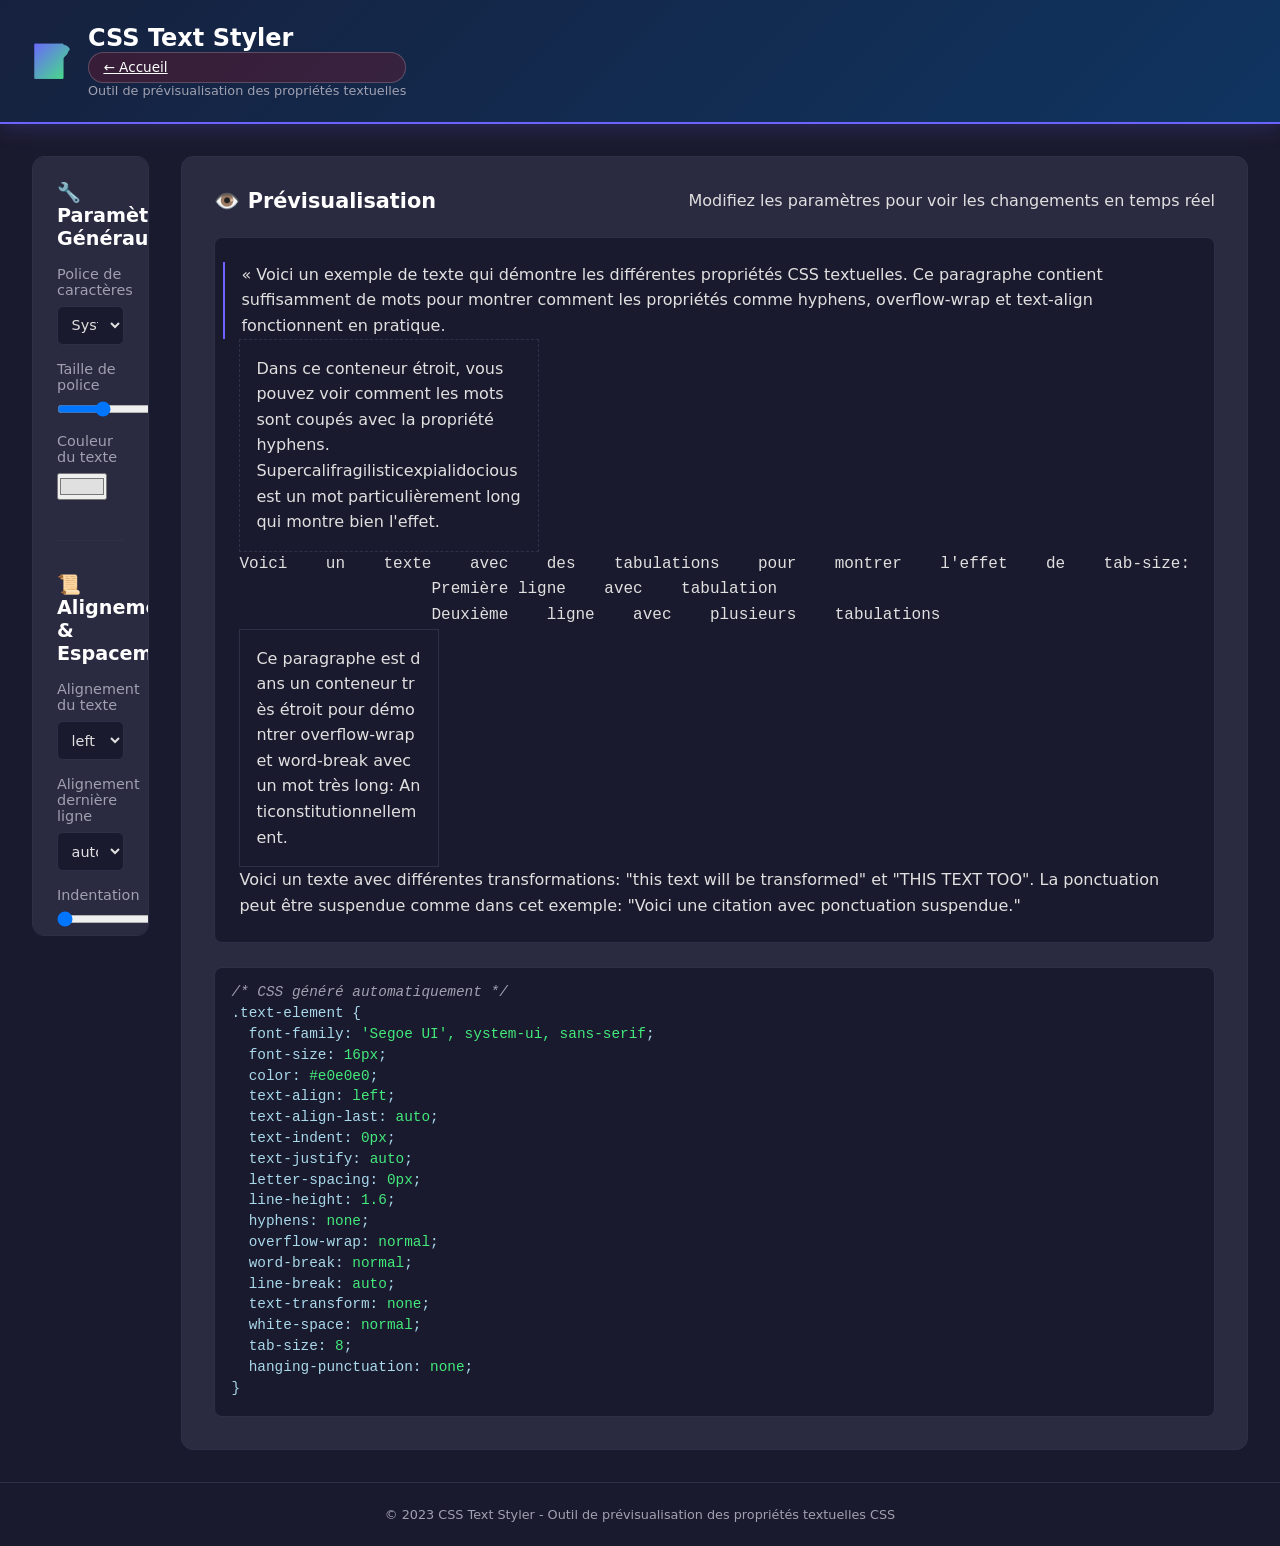
<file: texte.html>
<!DOCTYPE html>
<html lang="fr">
<head>
    <meta charset="UTF-8">
    <meta name="viewport" content="width=device-width, initial-scale=1.0">
    <title>CSS Text Styler - Outil de Prévisualisation</title>
    <style>
        /* ===== RESET & BASE ===== */
        * {
            margin: 0;
            padding: 0;
            box-sizing: border-box;
        }

        :root {
            --primary: #6c63ff;
            --primary-dark: #5a52d5;
            --secondary: #ff6584;
            --accent: #43e97b;
            --dark: #1a1a2e;
            --darker: #16213e;
            --card: #0f3460;
            --text: #e0e0e0;
            --text-muted: #a0a0b0;
            --bg: #1a1a2e;
            --bg-light: #2a2a40;
            --border: #2d3148;
        }

        body {
            font-family: 'Segoe UI', system-ui, sans-serif;
            background: var(--bg);
            color: var(--text);
            min-height: 100vh;
            display: flex;
            flex-direction: column;
        }

        /* ===== HEADER ===== */
        header {
            background: linear-gradient(135deg, var(--darker) 0%, var(--card) 100%);
            padding: 1.5rem 2rem;
            display: flex;
            align-items: center;
            justify-content: space-between;
            border-bottom: 2px solid var(--primary);
            box-shadow: 0 4px 20px rgba(108, 99, 255, 0.2);
        }

        .logo {
            display: flex;
            align-items: center;
            gap: 1rem;
        }

        .logo-icon {
            font-size: 2rem;
            background: linear-gradient(135deg, var(--primary), var(--accent));
            -webkit-background-clip: text;
            -webkit-text-fill-color: transparent;
            background-clip: text;
        }

        .logo-text h1 {
            font-size: 1.5rem;
            font-weight: 700;
            color: white;
        }

        .logo-text p {
            font-size: 0.8rem;
            color: var(--text-muted);
            font-weight: 300;
        }

        /* ===== MAIN CONTENT ===== */
        .container {
            display: flex;
            flex: 1;
            gap: 2rem;
            padding: 2rem;
            max-width: 1600px;
            margin: 0 auto;
            width: 100%;
        }

        /* ===== CONTROLS PANEL ===== */
        .controls {
            width: 350px;
            background: var(--bg-light);
            border-radius: 12px;
            padding: 1.5rem;
            border: 1px solid var(--border);
            overflow-y: auto;
            max-height: calc(100vh - 120px);
        }

        .controls-section {
            margin-bottom: 2rem;
            border-bottom: 1px solid var(--border);
            padding-bottom: 1.5rem;
        }

        .section-title {
            font-size: 1.2rem;
            font-weight: 600;
            color: white;
            margin-bottom: 1rem;
            display: flex;
            align-items: center;
            gap: 0.5rem;
        }

        .control-group {
            margin-bottom: 1rem;
        }

        .control-label {
            display: block;
            margin-bottom: 0.5rem;
            color: var(--text-muted);
            font-size: 0.9rem;
            font-weight: 500;
        }

        select, input[type="text"], input[type="number"] {
            width: 100%;
            padding: 0.6rem;
            background: var(--bg);
            border: 1px solid var(--border);
            border-radius: 6px;
            color: var(--text);
            font-family: inherit;
            font-size: 0.9rem;
            transition: border-color 0.2s;
        }

        select:focus, input:focus {
            outline: none;
            border-color: var(--primary);
        }

        .range-control {
            display: flex;
            align-items: center;
            gap: 0.5rem;
        }

        input[type="range"] {
            flex: 1;
        }

        .range-value {
            min-width: 40px;
            text-align: right;
            color: var(--text-muted);
            font-size: 0.9rem;
        }

        .btn-reset {
            background: rgba(255, 255, 255, 0.05);
            color: var(--text);
            border: 1px solid var(--border);
            padding: 0.5rem 1rem;
            border-radius: 6px;
            cursor: pointer;
            transition: all 0.2s;
            font-size: 0.9rem;
        }

        .btn-reset:hover {
            background: var(--primary);
            color: white;
            border-color: var(--primary);
        }

        /* ===== PREVIEW PANEL ===== */
        .preview {
            flex: 1;
            background: var(--bg-light);
            border-radius: 12px;
            padding: 2rem;
            border: 1px solid var(--border);
            display: flex;
            flex-direction: column;
        }

        .preview-header {
            margin-bottom: 1.5rem;
            display: flex;
            justify-content: space-between;
            align-items: center;
        }

        .preview-title {
            font-size: 1.3rem;
            font-weight: 600;
            color: white;
        }

        .preview-content {
            flex: 1;
            background: var(--bg);
            border-radius: 8px;
            padding: 1.5rem;
            border: 1px solid var(--border);
            overflow-y: auto;
            position: relative;
        }

        .sample-text {
            font-size: 1rem;
            line-height: 1.6;
            color: var(--text);
            transition: all 0.3s ease;
        }

        /* Special preview elements */
        .hanging-preview {
            border-left: 2px solid var(--primary);
            padding-left: 1rem;
            margin-left: -1rem;
        }

        .hyphen-preview {
            max-width: 300px;
            border: 1px dashed var(--border);
            padding: 1rem;
        }

        .tab-preview {
            white-space: pre;
            font-family: monospace;
        }

        .overflow-preview {
            max-width: 200px;
            border: 1px solid var(--border);
            padding: 1rem;
            word-break: break-all;
        }

        /* ===== CODE PANEL ===== */
        .code-panel {
            margin-top: 1.5rem;
            background: var(--bg);
            border-radius: 8px;
            padding: 1rem;
            border: 1px solid var(--border);
            font-family: 'Courier New', monospace;
            font-size: 0.9rem;
            color: #a8d8ea;
            overflow-x: auto;
        }

        .code-line {
            margin-bottom: 0.3rem;
            white-space: pre;
        }

        .code-property {
            color: var(--primary);
        }

        .code-value {
            color: var(--accent);
        }

        .code-comment {
            color: var(--text-muted);
            font-style: italic;
        }

        /* ===== FOOTER ===== */
        footer {
            text-align: center;
            padding: 1.5rem;
            color: var(--text-muted);
            font-size: 0.8rem;
            border-top: 1px solid var(--border);
        }
        nav {
                text-decoration: none;
                color: rgba(255, 255, 255, 0.85);
                background: rgba(255, 0, 0, 0.15);
                padding: 0.4rem 0.9rem;
                border-radius: 20px;
                white-space: nowrap;
                font-size: 0.85rem;
                transition: all 0.2s;
                border: 1px solid rgba(255, 255, 255, 0.2);
            }

        /* ===== RESPONSIVE ===== */
        @media (max-width: 1024px) {
            .container {
                flex-direction: column;
            }

            .controls {
                width: 100%;
                max-height: 400px;
            }

            .preview {
                width: 100%;
            }
        }

        @media (max-width: 768px) {
            .container {
                padding: 1rem;
            }

            header {
                padding: 1rem;
                flex-direction: column;
                gap: 1rem;
            }

            .logo-text h1 {
                font-size: 1.2rem;
            }
            nav {
                text-decoration: none;
                color: rgba(255, 0, 0, 0.85);
                background: rgba(255, 255, 255, 0.15);
                padding: 0.4rem 0.9rem;
                border-radius: 20px;
                white-space: nowrap;
                font-size: 0.85rem;
                transition: all 0.2s;
                border: 1px solid rgba(255, 255, 255, 0.2);
            }
        }
    </style>
</head>
<body>
    <header>
        <div class="logo">
            <span class="logo-icon">📝</span>
            <div class="logo-text">
                <h1>CSS Text Styler</h1>
                <nav>
                <a style="color: white;" href="index.html">← Accueil</a>
                </nav>
                <p>Outil de prévisualisation des propriétés textuelles</p>
            </div>
        </div>
    </header>

    <div class="container">
        <!-- Controls Panel -->
        <div class="controls">
            <div class="controls-section">
                <div class="section-title">🔧 Paramètres Généraux</div>

                <div class="control-group">
                    <label class="control-label" for="font-family">Police de caractères</label>
                    <select id="font-family">
                        <option value="'Segoe UI', system-ui, sans-serif">Système (Segoe UI)</option>
                        <option value="Arial, sans-serif">Arial</option>
                        <option value="'Times New Roman', serif">Times New Roman</option>
                        <option value="'Courier New', monospace">Courier New</option>
                        <option value="Georgia, serif">Georgia</option>
                        <option value="'Comic Sans MS', cursive">Comic Sans MS</option>
                        <option value="Impact, sans-serif">Impact</option>
                    </select>
                </div>

                <div class="control-group">
                    <label class="control-label" for="font-size">Taille de police</label>
                    <div class="range-control">
                        <input type="range" id="font-size" min="8" max="32" value="16">
                        <span class="range-value" id="font-size-value">16px</span>
                    </div>
                </div>

                <div class="control-group">
                    <label class="control-label" for="color">Couleur du texte</label>
                    <input type="color" id="color" value="#e0e0e0">
                </div>
            </div>

            <div class="controls-section">
                <div class="section-title">📜 Alignement & Espacement</div>

                <div class="control-group">
                    <label class="control-label" for="text-align">Alignement du texte</label>
                    <select id="text-align">
                        <option value="left">left (gauche)</option>
                        <option value="right">right (droite)</option>
                        <option value="center">center (centré)</option>
                        <option value="justify">justify (justifié)</option>
                        <option value="start">start</option>
                        <option value="end">end</option>
                    </select>
                </div>

                <div class="control-group">
                    <label class="control-label" for="text-align-last">Alignement dernière ligne</label>
                    <select id="text-align-last">
                        <option value="auto">auto (par défaut)</option>
                        <option value="left">left</option>
                        <option value="right">right</option>
                        <option value="center">center</option>
                        <option value="justify">justify</option>
                        <option value="start">start</option>
                        <option value="end">end</option>
                    </select>
                </div>

                <div class="control-group">
                    <label class="control-label" for="text-indent">Indentation</label>
                    <div class="range-control">
                        <input type="range" id="text-indent" min="0" max="100" value="0">
                        <span class="range-value" id="text-indent-value">0px</span>
                    </div>
                </div>

                <div class="control-group">
                    <label class="control-label" for="text-justify">Justification</label>
                    <select id="text-justify">
                        <option value="auto">auto (par défaut)</option>
                        <option value="none">none</option>
                        <option value="inter-word">inter-word</option>
                        <option value="inter-character">inter-character</option>
                        <option value="distribute">distribute</option>
                    </select>
                </div>

                <div class="control-group">
                    <label class="control-label" for="letter-spacing">Espacement des lettres</label>
                    <div class="range-control">
                        <input type="range" id="letter-spacing" min="-5" max="20" value="0">
                        <span class="range-value" id="letter-spacing-value">0px</span>
                    </div>
                </div>

                <div class="control-group">
                    <label class="control-label" for="line-height">Hauteur de ligne</label>
                    <div class="range-control">
                        <input type="range" id="line-height" min="1" max="3" step="0.1" value="1.6">
                        <span class="range-value" id="line-height-value">1.6</span>
                    </div>
                </div>
            </div>

            <div class="controls-section">
                <div class="section-title">✂️ Césure & Débordement</div>

                <div class="control-group">
                    <label class="control-label" for="hyphens">Césure automatique</label>
                    <select id="hyphens">
                        <option value="none">none (aucune)</option>
                        <option value="manual">manual (manuelle)</option>
                        <option value="auto">auto (automatique)</option>
                    </select>
                </div>

                <div class="control-group">
                    <label class="control-label" for="overflow-wrap">Gestion du débordement</label>
                    <select id="overflow-wrap">
                        <option value="normal">normal (par défaut)</option>
                        <option value="break-word">break-word</option>
                        <option value="anywhere">anywhere</option>
                    </select>
                </div>

                <div class="control-group">
                    <label class="control-label" for="word-break">Césure des mots</label>
                    <select id="word-break">
                        <option value="normal">normal (par défaut)</option>
                        <option value="break-all">break-all</option>
                        <option value="keep-all">keep-all</option>
                        <option value="break-word">break-word</option>
                    </select>
                </div>

                <div class="control-group">
                    <label class="control-label" for="line-break">Règles de césure</label>
                    <select id="line-break">
                        <option value="auto">auto (par défaut)</option>
                        <option value="loose">loose</option>
                        <option value="normal">normal</option>
                        <option value="strict">strict</option>
                        <option value="anywhere">anywhere</option>
                    </select>
                </div>
            </div>

            <div class="controls-section">
                <div class="section-title">🔤 Transformation & Espace</div>

                <div class="control-group">
                    <label class="control-label" for="text-transform">Transformation du texte</label>
                    <select id="text-transform">
                        <option value="none">none (aucune)</option>
                        <option value="capitalize">capitalize (majuscule 1ère lettre)</option>
                        <option value="uppercase">uppercase (majuscules)</option>
                        <option value="lowercase">lowercase (minuscules)</option>
                        <option value="full-width">full-width</option>
                        <option value="full-size-kana">full-size-kana</option>
                    </select>
                </div>

                <div class="control-group">
                    <label class="control-label" for="white-space">Gestion des espaces</label>
                    <select id="white-space">
                        <option value="normal">normal (par défaut)</option>
                        <option value="nowrap">nowrap</option>
                        <option value="pre">pre</option>
                        <option value="pre-wrap">pre-wrap</option>
                        <option value="pre-line">pre-line</option>
                        <option value="break-spaces">break-spaces</option>
                    </select>
                </div>

                <div class="control-group">
                    <label class="control-label" for="tab-size">Taille des tabulations</label>
                    <div class="range-control">
                        <input type="range" id="tab-size" min="0" max="16" value="8">
                        <span class="range-value" id="tab-size-value">8</span>
                    </div>
                </div>

                <div class="control-group">
                    <label class="control-label" for="hanging-punctuation">Ponctuation suspendue</label>
                    <select id="hanging-punctuation">
                        <option value="none">none (aucune)</option>
                        <option value="first">first</option>
                        <option value="last">last</option>
                        <option value="allow-end">allow-end</option>
                        <option value="force-end">force-end</option>
                    </select>
                </div>
            </div>

            <div class="control-group">
                <button class="btn-reset" id="reset-btn">Réinitialiser tous les paramètres</button>
            </div>
        </div>

        <!-- Preview Panel -->
        <div class="preview">
            <div class="preview-header">
                <div class="preview-title">👁️ Prévisualisation</div>
                <div class="preview-subtitle">Modifiez les paramètres pour voir les changements en temps réel</div>
            </div>

            <div class="preview-content">
                <div class="sample-text" id="preview-text">
                    <p class="hanging-preview">« Voici un exemple de texte qui démontre les différentes propriétés CSS textuelles. Ce paragraphe contient suffisamment de mots pour montrer comment les propriétés comme hyphens, overflow-wrap et text-align fonctionnent en pratique.</p>

                    <p class="hyphen-preview">Dans ce conteneur étroit, vous pouvez voir comment les mots sont coupés avec la propriété hyphens. Supercalifragilisticexpialidocious est un mot particulièrement long qui montre bien l'effet.</p>

                    <p class="tab-preview">Voici    un    texte    avec    des    tabulations    pour    montrer    l'effet    de    tab-size:
                    Première ligne    avec    tabulation
                    Deuxième    ligne    avec    plusieurs    tabulations</p>

                    <p class="overflow-preview">Ce paragraphe est dans un conteneur très étroit pour démontrer overflow-wrap et word-break avec un mot très long: Anticonstitutionnellement.</p>

                    <p>Voici un texte avec différentes transformations: "this text will be transformed" et "THIS TEXT TOO". La ponctuation peut être suspendue comme dans cet exemple: "Voici une citation avec ponctuation suspendue."</p>
                </div>
            </div>

            <div class="code-panel">
                <div class="code-line"><span class="code-comment">/* CSS généré automatiquement */</span></div>
                <div class="code-line"><span class="code-selector">.text-element</span> {</div>
                <div class="code-line" id="code-font-family">&nbsp;&nbsp;font-family: <span class="code-value">'Segoe UI', system-ui, sans-serif</span>;</div>
                <div class="code-line" id="code-font-size">&nbsp;&nbsp;font-size: <span class="code-value">16px</span>;</div>
                <div class="code-line" id="code-color">&nbsp;&nbsp;color: <span class="code-value">#e0e0e0</span>;</div>
                <div class="code-line" id="code-text-align">&nbsp;&nbsp;text-align: <span class="code-value">left</span>;</div>
                <div class="code-line" id="code-text-align-last">&nbsp;&nbsp;text-align-last: <span class="code-value">auto</span>;</div>
                <div class="code-line" id="code-text-indent">&nbsp;&nbsp;text-indent: <span class="code-value">0px</span>;</div>
                <div class="code-line" id="code-text-justify">&nbsp;&nbsp;text-justify: <span class="code-value">auto</span>;</div>
                <div class="code-line" id="code-letter-spacing">&nbsp;&nbsp;letter-spacing: <span class="code-value">0px</span>;</div>
                <div class="code-line" id="code-line-height">&nbsp;&nbsp;line-height: <span class="code-value">1.6</span>;</div>
                <div class="code-line" id="code-hyphens">&nbsp;&nbsp;hyphens: <span class="code-value">none</span>;</div>
                <div class="code-line" id="code-overflow-wrap">&nbsp;&nbsp;overflow-wrap: <span class="code-value">normal</span>;</div>
                <div class="code-line" id="code-word-break">&nbsp;&nbsp;word-break: <span class="code-value">normal</span>;</div>
                <div class="code-line" id="code-line-break">&nbsp;&nbsp;line-break: <span class="code-value">auto</span>;</div>
                <div class="code-line" id="code-text-transform">&nbsp;&nbsp;text-transform: <span class="code-value">none</span>;</div>
                <div class="code-line" id="code-white-space">&nbsp;&nbsp;white-space: <span class="code-value">normal</span>;</div>
                <div class="code-line" id="code-tab-size">&nbsp;&nbsp;tab-size: <span class="code-value">8</span>;</div>
                <div class="code-line" id="code-hanging-punctuation">&nbsp;&nbsp;hanging-punctuation: <span class="code-value">none</span>;</div>
                <div class="code-line">}</div>
            </div>
        </div>
    </div>

    <footer>
        <p>© 2023 CSS Text Styler - Outil de prévisualisation des propriétés textuelles CSS</p>
    </footer>

    <script>
        // DOM Elements
        const previewText = document.getElementById('preview-text');
        const codeElements = {
            fontFamily: document.getElementById('code-font-family'),
            fontSize: document.getElementById('code-font-size'),
            color: document.getElementById('code-color'),
            textAlign: document.getElementById('code-text-align'),
            textAlignLast: document.getElementById('code-text-align-last'),
            textIndent: document.getElementById('code-text-indent'),
            textJustify: document.getElementById('code-text-justify'),
            letterSpacing: document.getElementById('code-letter-spacing'),
            lineHeight: document.getElementById('code-line-height'),
            hyphens: document.getElementById('code-hyphens'),
            overflowWrap: document.getElementById('code-overflow-wrap'),
            wordBreak: document.getElementById('code-word-break'),
            lineBreak: document.getElementById('code-line-break'),
            textTransform: document.getElementById('code-text-transform'),
            whiteSpace: document.getElementById('code-white-space'),
            tabSize: document.getElementById('code-tab-size'),
            hangingPunctuation: document.getElementById('code-hanging-punctuation')
        };

        // Controls
        const controls = {
            fontFamily: document.getElementById('font-family'),
            fontSize: document.getElementById('font-size'),
            fontSizeValue: document.getElementById('font-size-value'),
            color: document.getElementById('color'),
            textAlign: document.getElementById('text-align'),
            textAlignLast: document.getElementById('text-align-last'),
            textIndent: document.getElementById('text-indent'),
            textIndentValue: document.getElementById('text-indent-value'),
            textJustify: document.getElementById('text-justify'),
            letterSpacing: document.getElementById('letter-spacing'),
            letterSpacingValue: document.getElementById('letter-spacing-value'),
            lineHeight: document.getElementById('line-height'),
            lineHeightValue: document.getElementById('line-height-value'),
            hyphens: document.getElementById('hyphens'),
            overflowWrap: document.getElementById('overflow-wrap'),
            wordBreak: document.getElementById('word-break'),
            lineBreak: document.getElementById('line-break'),
            textTransform: document.getElementById('text-transform'),
            whiteSpace: document.getElementById('white-space'),
            tabSize: document.getElementById('tab-size'),
            tabSizeValue: document.getElementById('tab-size-value'),
            hangingPunctuation: document.getElementById('hanging-punctuation'),
            resetBtn: document.getElementById('reset-btn')
        };

        // Initialize
        function init() {
            // Set up event listeners
            controls.fontFamily.addEventListener('input', updateStyles);
            controls.fontSize.addEventListener('input', updateStyles);
            controls.color.addEventListener('input', updateStyles);
            controls.textAlign.addEventListener('input', updateStyles);
            controls.textAlignLast.addEventListener('input', updateStyles);
            controls.textIndent.addEventListener('input', updateStyles);
            controls.textJustify.addEventListener('input', updateStyles);
            controls.letterSpacing.addEventListener('input', updateStyles);
            controls.lineHeight.addEventListener('input', updateStyles);
            controls.hyphens.addEventListener('input', updateStyles);
            controls.overflowWrap.addEventListener('input', updateStyles);
            controls.wordBreak.addEventListener('input', updateStyles);
            controls.lineBreak.addEventListener('input', updateStyles);
            controls.textTransform.addEventListener('input', updateStyles);
            controls.whiteSpace.addEventListener('input', updateStyles);
            controls.tabSize.addEventListener('input', updateStyles);
            controls.hangingPunctuation.addEventListener('input', updateStyles);
            controls.resetBtn.addEventListener('click', resetStyles);

            // Update value displays
            controls.fontSize.addEventListener('input', () => {
                controls.fontSizeValue.textContent = `${controls.fontSize.value}px`;
            });

            controls.textIndent.addEventListener('input', () => {
                controls.textIndentValue.textContent = `${controls.textIndent.value}px`;
            });

            controls.letterSpacing.addEventListener('input', () => {
                controls.letterSpacingValue.textContent = `${controls.letterSpacing.value}px`;
            });

            controls.lineHeight.addEventListener('input', () => {
                controls.lineHeightValue.textContent = controls.lineHeight.value;
            });

            controls.tabSize.addEventListener('input', () => {
                controls.tabSizeValue.textContent = controls.tabSize.value;
            });

            // Initial update
            updateStyles();
        }

        // Update all styles
        function updateStyles() {
            // Update preview text styles
            previewText.style.fontFamily = controls.fontFamily.value;
            previewText.style.fontSize = `${controls.fontSize.value}px`;
            previewText.style.color = controls.color.value;
            previewText.style.textAlign = controls.textAlign.value;
            previewText.style.textAlignLast = controls.textAlignLast.value;
            previewText.style.textIndent = `${controls.textIndent.value}px`;
            previewText.style.textJustify = controls.textJustify.value;
            previewText.style.letterSpacing = `${controls.letterSpacing.value}px`;
            previewText.style.lineHeight = controls.lineHeight.value;
            previewText.style.hyphens = controls.hyphens.value;
            previewText.style.overflowWrap = controls.overflowWrap.value;
            previewText.style.wordBreak = controls.wordBreak.value;
            previewText.style.lineBreak = controls.lineBreak.value;
            previewText.style.textTransform = controls.textTransform.value;
            previewText.style.whiteSpace = controls.whiteSpace.value;
            previewText.style.tabSize = controls.tabSize.value;
            previewText.style.hangingPunctuation = controls.hangingPunctuation.value;

            // Update code display
            codeElements.fontFamily.innerHTML = `&nbsp;&nbsp;font-family: <span class="code-value">${controls.fontFamily.value}</span>;`;
            codeElements.fontSize.innerHTML = `&nbsp;&nbsp;font-size: <span class="code-value">${controls.fontSize.value}px</span>;`;
            codeElements.color.innerHTML = `&nbsp;&nbsp;color: <span class="code-value">${controls.color.value}</span>;`;
            codeElements.textAlign.innerHTML = `&nbsp;&nbsp;text-align: <span class="code-value">${controls.textAlign.value}</span>;`;
            codeElements.textAlignLast.innerHTML = `&nbsp;&nbsp;text-align-last: <span class="code-value">${controls.textAlignLast.value}</span>;`;
            codeElements.textIndent.innerHTML = `&nbsp;&nbsp;text-indent: <span class="code-value">${controls.textIndent.value}px</span>;`;
            codeElements.textJustify.innerHTML = `&nbsp;&nbsp;text-justify: <span class="code-value">${controls.textJustify.value}</span>;`;
            codeElements.letterSpacing.innerHTML = `&nbsp;&nbsp;letter-spacing: <span class="code-value">${controls.letterSpacing.value}px</span>;`;
            codeElements.lineHeight.innerHTML = `&nbsp;&nbsp;line-height: <span class="code-value">${controls.lineHeight.value}</span>;`;
            codeElements.hyphens.innerHTML = `&nbsp;&nbsp;hyphens: <span class="code-value">${controls.hyphens.value}</span>;`;
            codeElements.overflowWrap.innerHTML = `&nbsp;&nbsp;overflow-wrap: <span class="code-value">${controls.overflowWrap.value}</span>;`;
            codeElements.wordBreak.innerHTML = `&nbsp;&nbsp;word-break: <span class="code-value">${controls.wordBreak.value}</span>;`;
            codeElements.lineBreak.innerHTML = `&nbsp;&nbsp;line-break: <span class="code-value">${controls.lineBreak.value}</span>;`;
            codeElements.textTransform.innerHTML = `&nbsp;&nbsp;text-transform: <span class="code-value">${controls.textTransform.value}</span>;`;
            codeElements.whiteSpace.innerHTML = `&nbsp;&nbsp;white-space: <span class="code-value">${controls.whiteSpace.value}</span>;`;
            codeElements.tabSize.innerHTML = `&nbsp;&nbsp;tab-size: <span class="code-value">${controls.tabSize.value}</span>;`;
            codeElements.hangingPunctuation.innerHTML = `&nbsp;&nbsp;hanging-punctuation: <span class="code-value">${controls.hangingPunctuation.value}</span>;`;
        }

        // Reset all styles
        function resetStyles() {
            controls.fontFamily.value = "'Segoe UI', system-ui, sans-serif";
            controls.fontSize.value = 16;
            controls.fontSizeValue.textContent = '16px';
            controls.color.value = '#e0e0e0';
            controls.textAlign.value = 'left';
            controls.textAlignLast.value = 'auto';
            controls.textIndent.value = 0;
            controls.textIndentValue.textContent = '0px';
            controls.textJustify.value = 'auto';
            controls.letterSpacing.value = 0;
            controls.letterSpacingValue.textContent = '0px';
            controls.lineHeight.value = 1.6;
            controls.lineHeightValue.textContent = '1.6';
            controls.hyphens.value = 'none';
            controls.overflowWrap.value = 'normal';
            controls.wordBreak.value = 'normal';
            controls.lineBreak.value = 'auto';
            controls.textTransform.value = 'none';
            controls.whiteSpace.value = 'normal';
            controls.tabSize.value = 8;
            controls.tabSizeValue.textContent = '8';
            controls.hangingPunctuation.value = 'none';

            updateStyles();
        }

        // Initialize the app
        init();
    </script>
</body>
</html>
</file>
<file: style.css>
/* ==========================================
   RESET & BASE
========================================== */
*, *::before, *::after {
  box-sizing: border-box;
  margin: 0;
  padding: 0;
}

:root {
  --primary:     #6c63ff;
  --primary-dark:#4c46b6;
  --bg:          #0f1117;
  --bg-card:     #1a1d27;
  --bg-code:     #12141e;
  --text:        #e2e8f0;
  --text-muted:  #8892a4;
  --border:      #2d3148;
  --accent:      #00d4aa;
  --warning:     #f59e0b;
  --radius:      10px;
  --shadow:      0 4px 20px rgba(0,0,0,0.3);
}

html {
  scroll-behavior: smooth;
}

body {
  font-family: 'Segoe UI', system-ui, sans-serif;
  background-color: var(--bg);
  color: var(--text);
  font-size: 16px;
  line-height: 1.6;
}

/* ==========================================
   HEADER
========================================== */
header {
  background: linear-gradient(135deg, var(--primary), var(--primary-dark));
  padding: 1.5rem 1rem 0;
  position: sticky;
  top: 0;
  z-index: 100;
  box-shadow: var(--shadow);
}

header h1 {
  font-size: 1.5rem;
  margin-bottom: 1rem;
  text-align: center;
  letter-spacing: 1px;
}

/* NAV scroll horizontal */
header nav {
  display: flex;
  gap: 0.5rem;
  overflow-x: auto;
  padding-bottom: 1rem;
  scrollbar-width: none; /* Firefox */
}

header nav::-webkit-scrollbar {
  display: none; /* Chrome/Safari */
}

header nav a {
  text-decoration: none;
  color: rgba(255,255,255,0.85);
  background: rgba(255,255,255,0.15);
  padding: 0.4rem 0.9rem;
  border-radius: 20px;
  white-space: nowrap;
  font-size: 0.85rem;
  transition: all 0.2s;
  border: 1px solid rgba(255,255,255,0.2);
}

header nav a:hover {
  background: rgba(255,255,255,0.3);
  color: white;
}

/* ==========================================
   MAIN & SECTIONS
========================================== */
main {
  padding: 1rem;
  max-width: 900px;
  margin: 0 auto;
}

section {
  margin-bottom: 2.5rem;
}

section h2 {
  font-size: 1.3rem;
  color: var(--accent);
  padding: 0.8rem 0;
  margin-bottom: 1rem;
  border-bottom: 2px solid var(--border);
  letter-spacing: 0.5px;
}

/* ==========================================
   CARDS
========================================== */
.card {
  background: var(--bg-card);
  border: 1px solid var(--border);
  border-radius: var(--radius);
  margin-bottom: 1rem;
  overflow: hidden;
  box-shadow: var(--shadow);
  transition: transform 0.2s, box-shadow 0.2s;
}

.card:hover {
  transform: translateY(-2px);
  box-shadow: 0 8px 30px rgba(0,0,0,0.4);
}

.card-header {
  background: rgba(108, 99, 255, 0.15);
  border-bottom: 1px solid var(--border);
  padding: 0.75rem 1rem;
}

.card-header code {
  font-size: 1rem;
  color: var(--primary);
  font-weight: bold;
  font-family: 'Courier New', monospace;
}

.card-body {
  padding: 1rem;
}

.card-body p {
  color: var(--text);
  margin-bottom: 0.75rem;
  font-size: 0.95rem;
}

.card-body p:last-child {
  margin-bottom: 0;
}

/* Info card spéciale */
.info-card {
  border-color: var(--accent);
  background: rgba(0, 212, 170, 0.08);
}

.info-card p {
  color: var(--text) !important;
  margin: 0 !important;
  padding: 1rem;
  font-size: 0.9rem;
}

/* ==========================================
   ATTRIBUTS
========================================== */
.attributs {
  background: rgba(0,0,0,0.2);
  border-left: 3px solid var(--warning);
  border-radius: 0 6px 6px 0;
  padding: 0.75rem 1rem;
  margin-bottom: 0.75rem;
  font-size: 0.88rem;
}

.attributs p {
  margin-bottom: 0.3rem !important;
  color: var(--text-muted) !important;
}

.attributs p:last-child {
  margin-bottom: 0 !important;
}

.attr {
  display: inline-block;
  background: rgba(245, 158, 11, 0.2);
  color: var(--warning);
  padding: 0.1rem 0.4rem;
  border-radius: 4px;
  font-family: 'Courier New', monospace;
  font-size: 0.85rem;
  margin-right: 0.3rem;
}

/* ==========================================
   EXEMPLES DE CODE
========================================== */
.exemple {
  margin-top: 0.5rem;
}

.label {
  display: block;
  font-size: 0.8rem;
  color: var(--text-muted);
  margin-bottom: 0.4rem;
  text-transform: uppercase;
  letter-spacing: 0.5px;
}

pre {
  background: var(--bg-code);
  border: 1px solid var(--border);
  border-radius: 6px;
  padding: 0.85rem 1rem;
  overflow-x: auto;
  font-size: 0.83rem;
  line-height: 1.6;
  scrollbar-width: thin;
}

pre code {
  color: #a8d8ea;
  font-family: 'Courier New', monospace;
}

/* Couleurs syntaxiques basiques */
pre code {
  color: #abb2bf;
}

/* ==========================================
   CODE INLINE
========================================== */
p code {
  background: rgba(108, 99, 255, 0.2);
  color: var(--primary);
  padding: 0.15rem 0.4rem;
  border-radius: 4px;
  font-family: 'Courier New', monospace;
  font-size: 0.88em;
}

/* ==========================================
   STRONG & EM
========================================== */
strong {
  color: #fff;
  font-weight: 600;
}

em {
  color: var(--accent);
  font-style: italic;
}

/* ==========================================
   FOOTER
========================================== */
footer {
  text-align: center;
  padding: 2rem 1rem;
  border-top: 1px solid var(--border);
  color: var(--text-muted);
  font-size: 0.9rem;
  margin-top: 2rem;
}

footer p {
  margin-bottom: 0.5rem;
}

footer a {
  color: var(--primary);
  text-decoration: none;
}

footer a:hover {
  text-decoration: underline;
}

/* ==========================================
   SCROLLBAR GLOBALE
========================================== */
::-webkit-scrollbar {
  width: 6px;
}

::-webkit-scrollbar-track {
  background: var(--bg);
}

::-webkit-scrollbar-thumb {
  background: var(--border);
  border-radius: 3px;
}

/* ==========================================
   RESPONSIVE DESKTOP
========================================== */
@media (min-width: 768px) {
  header {
    padding: 1.5rem 2rem 0;
  }

  header h1 {
    font-size: 2rem;
  }

  main {
    padding: 2rem;
  }

  section h2 {
    font-size: 1.5rem;
  }

  .card-header code {
    font-size: 1.1rem;
  }

  pre {
    font-size: 0.9rem;
  }
}
</file>
